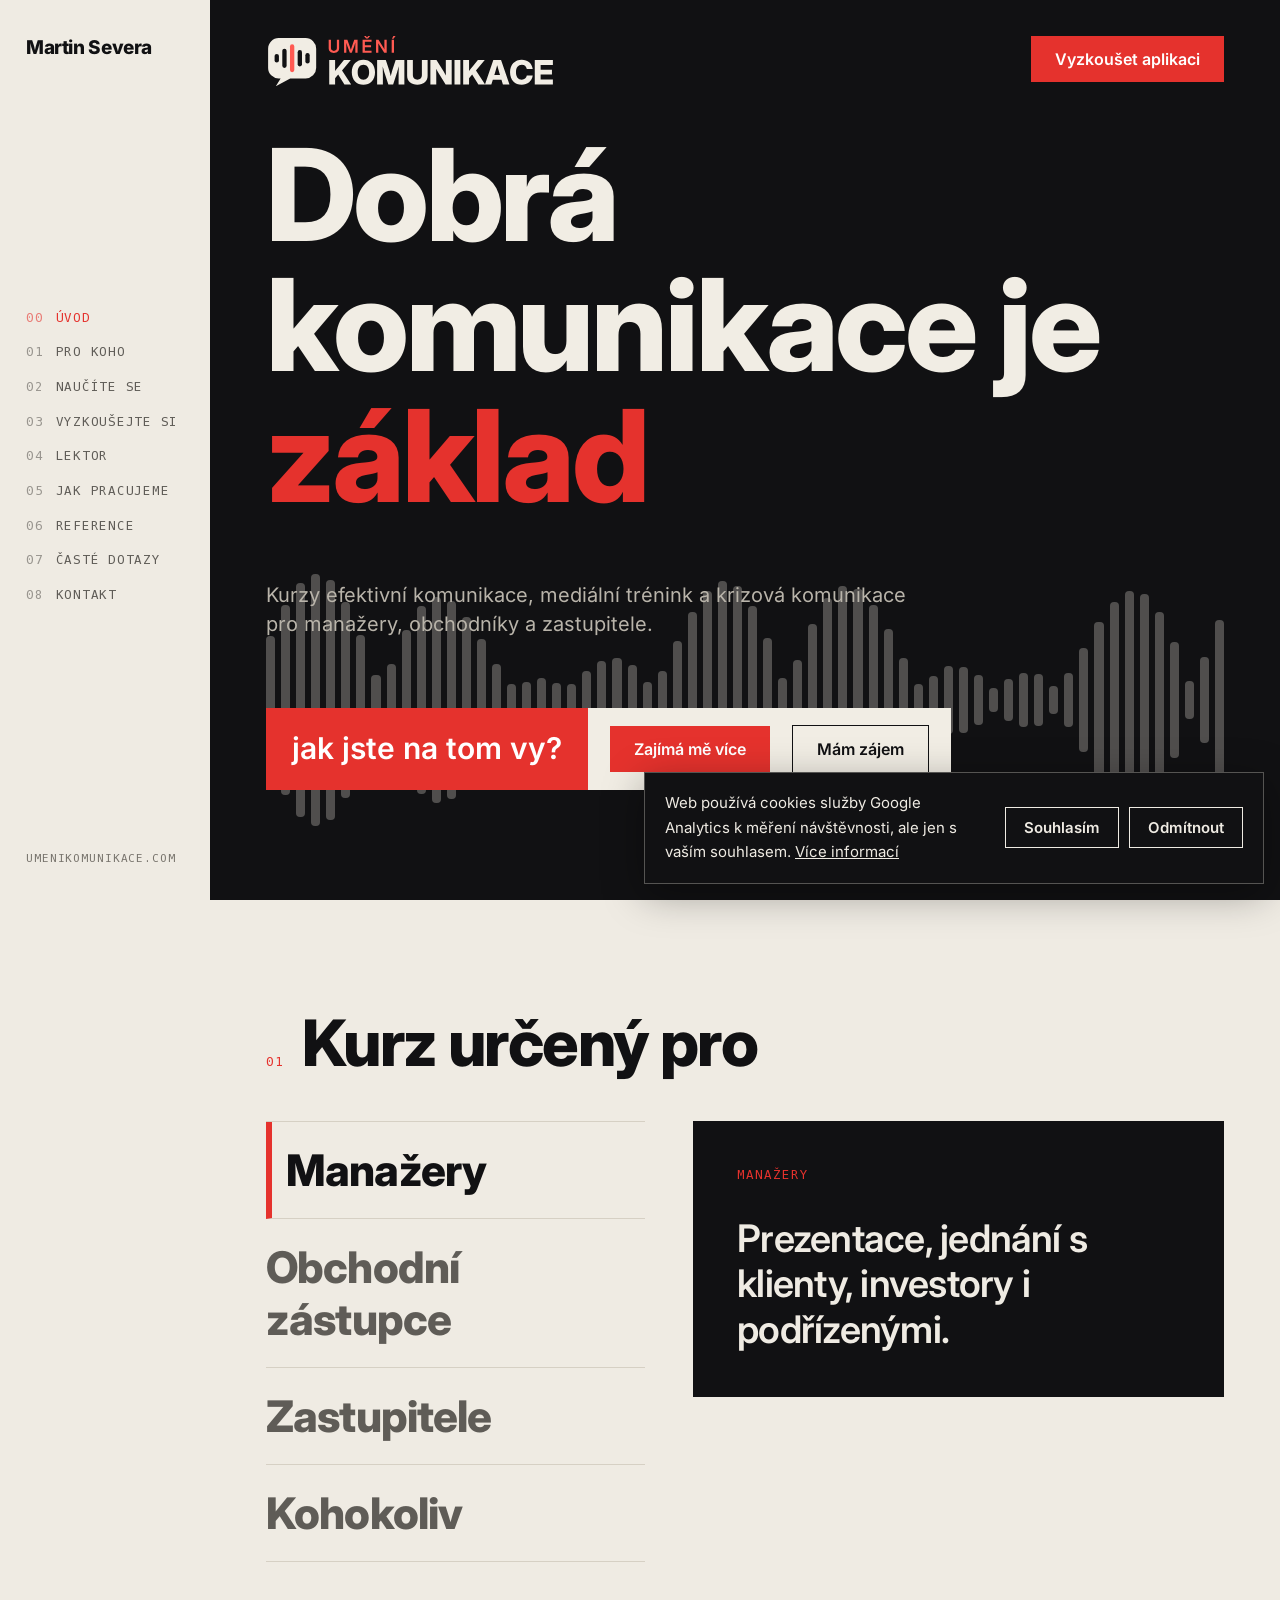
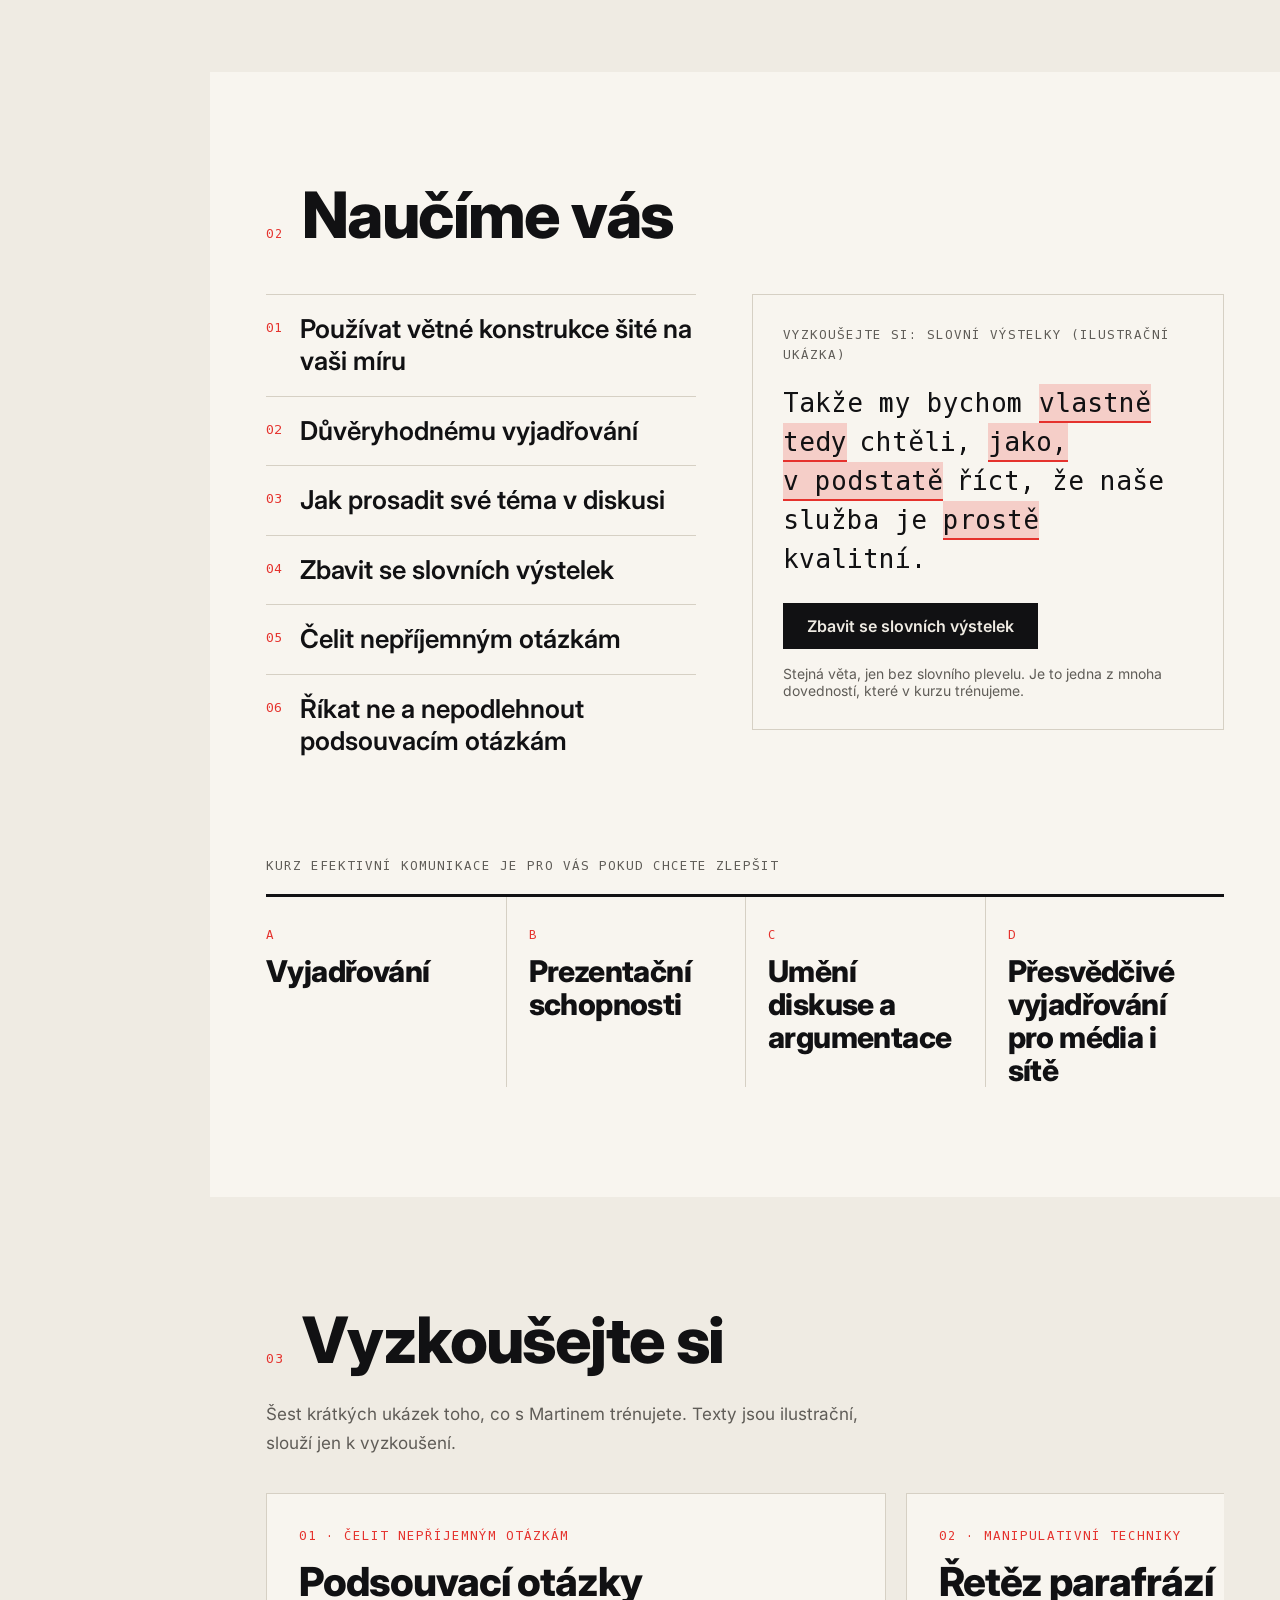
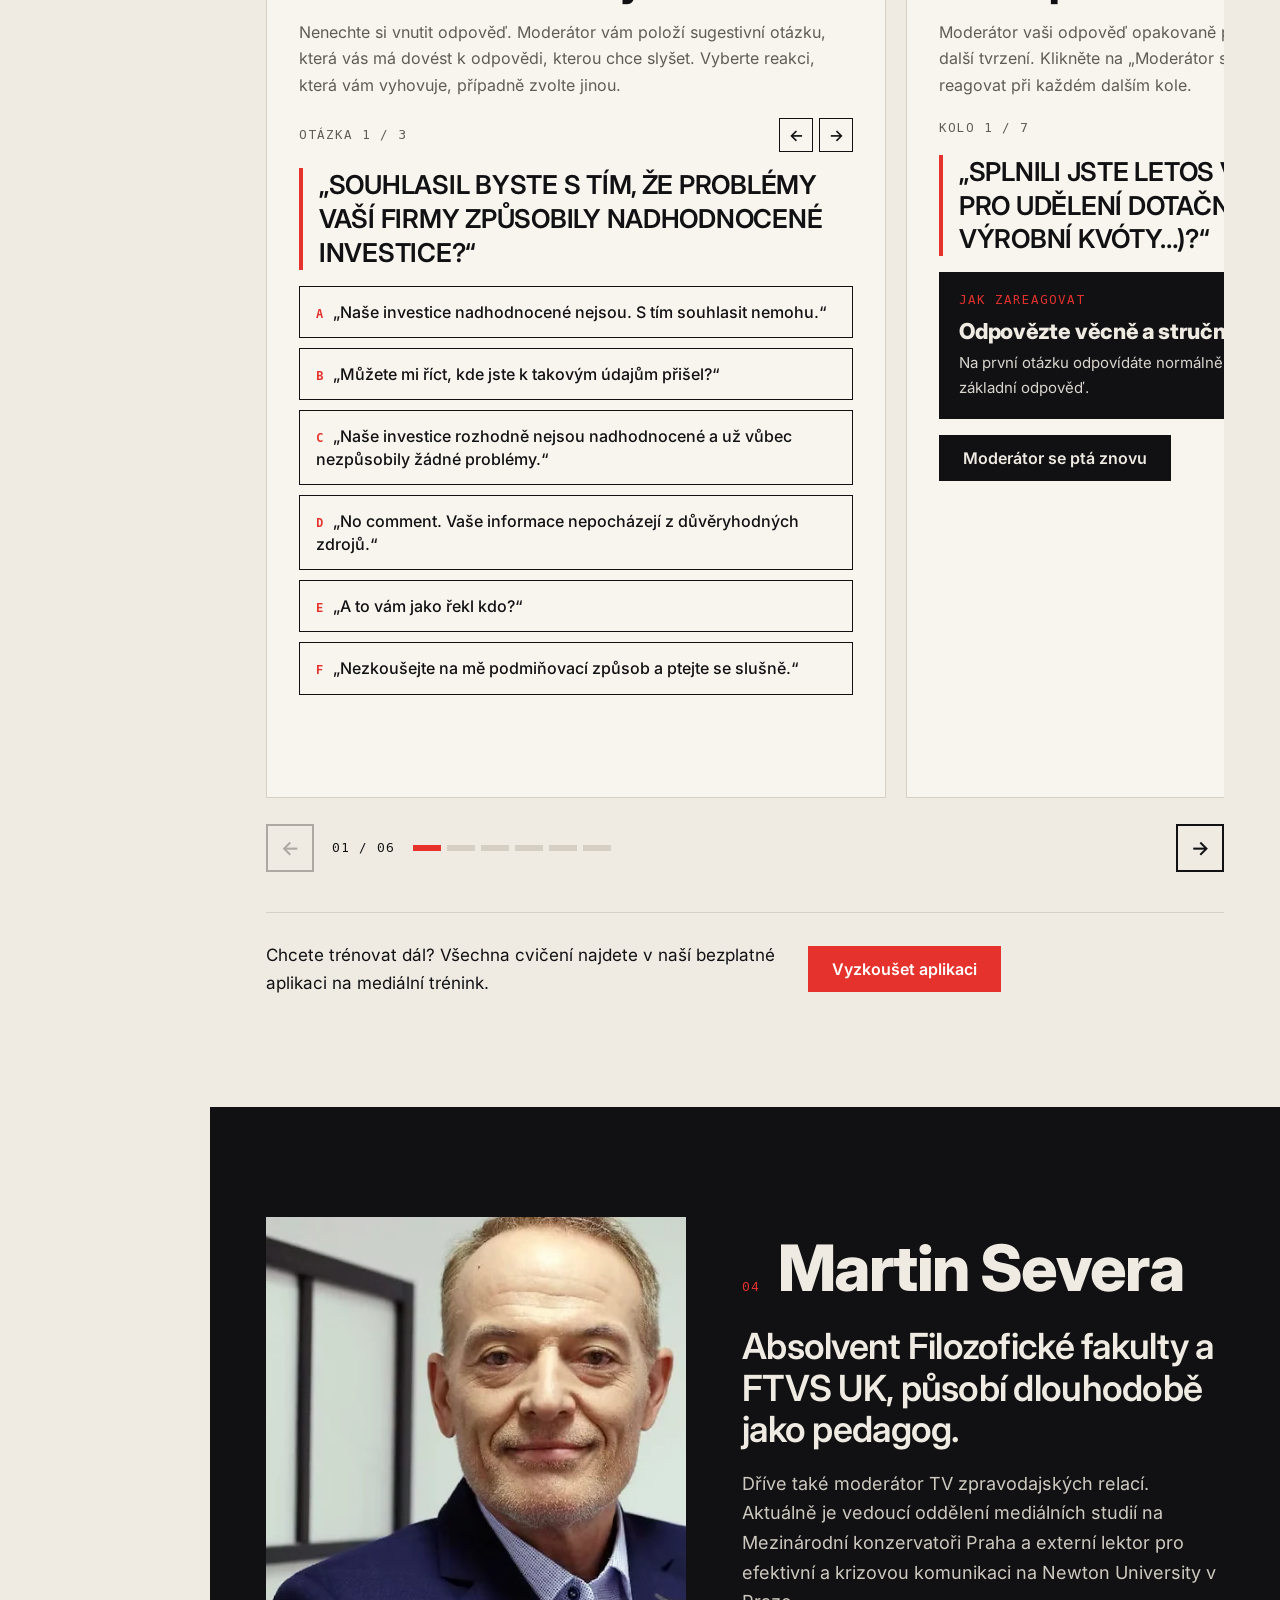
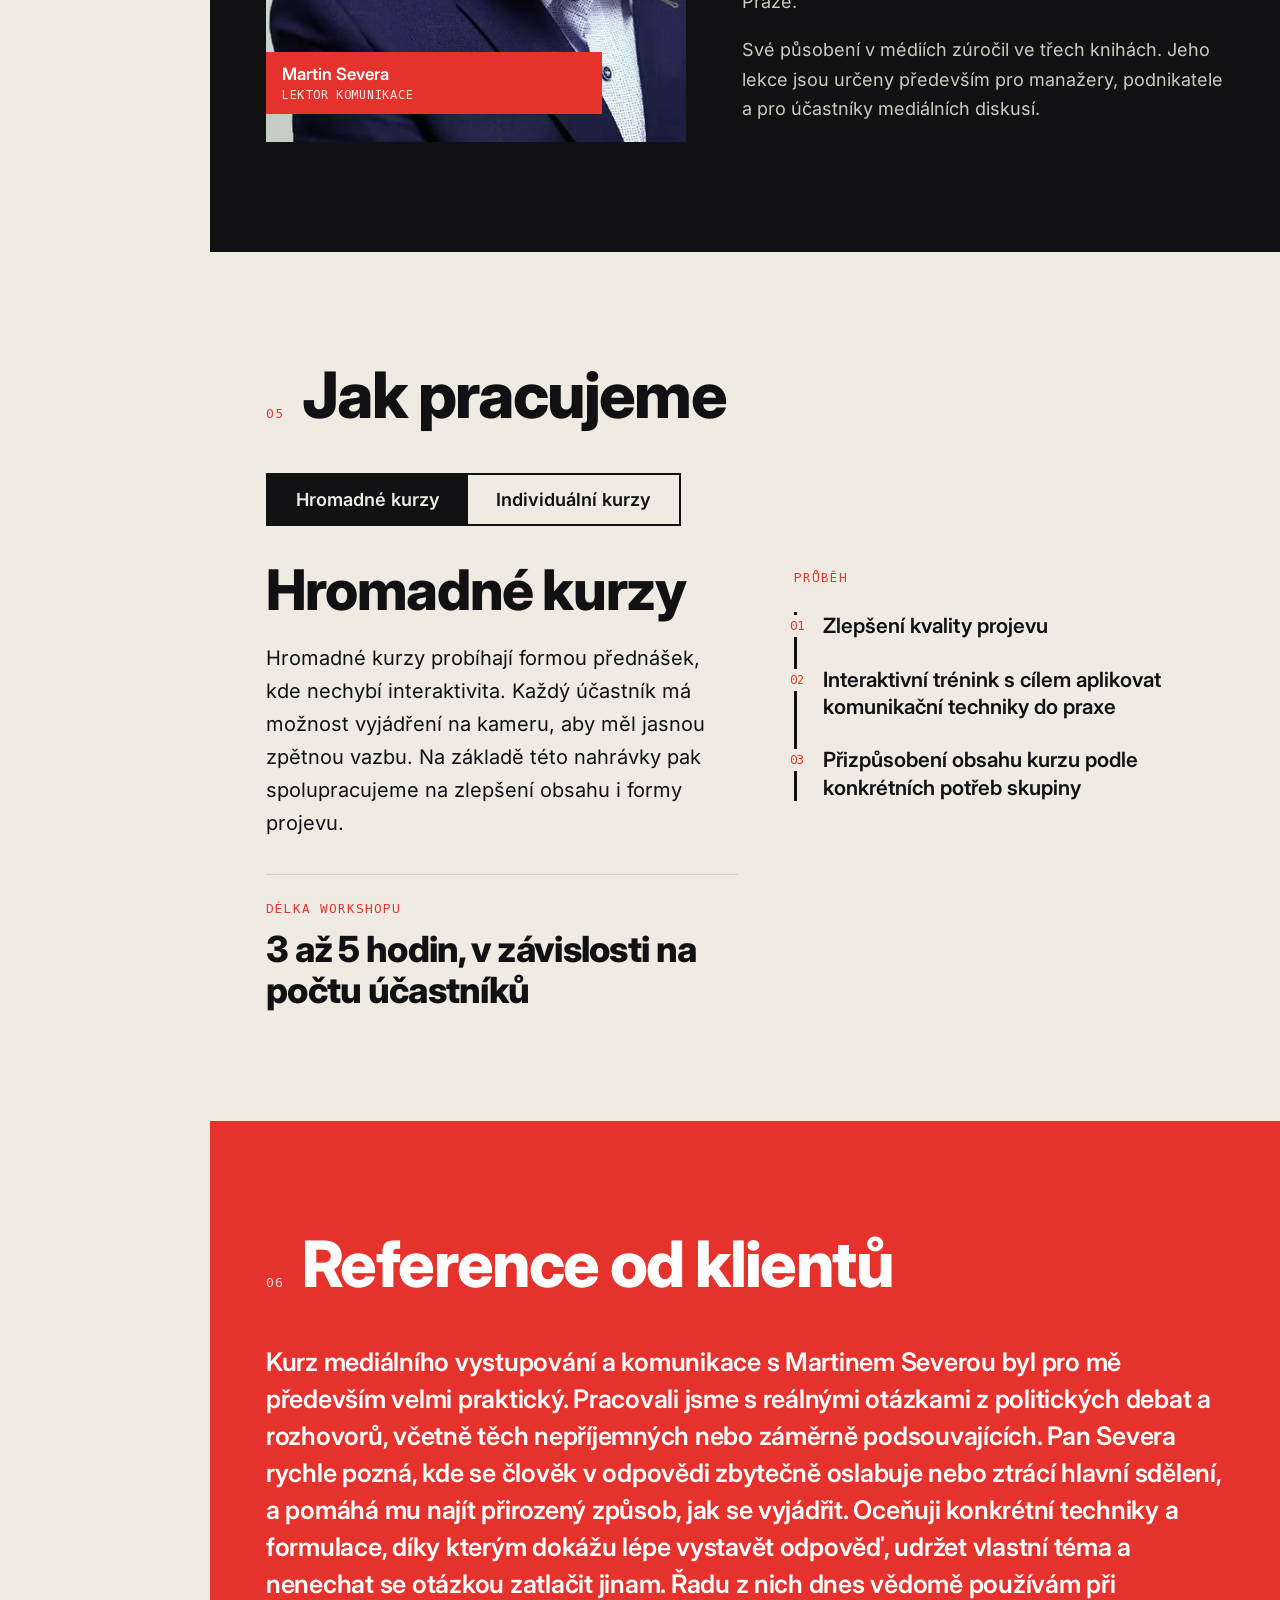
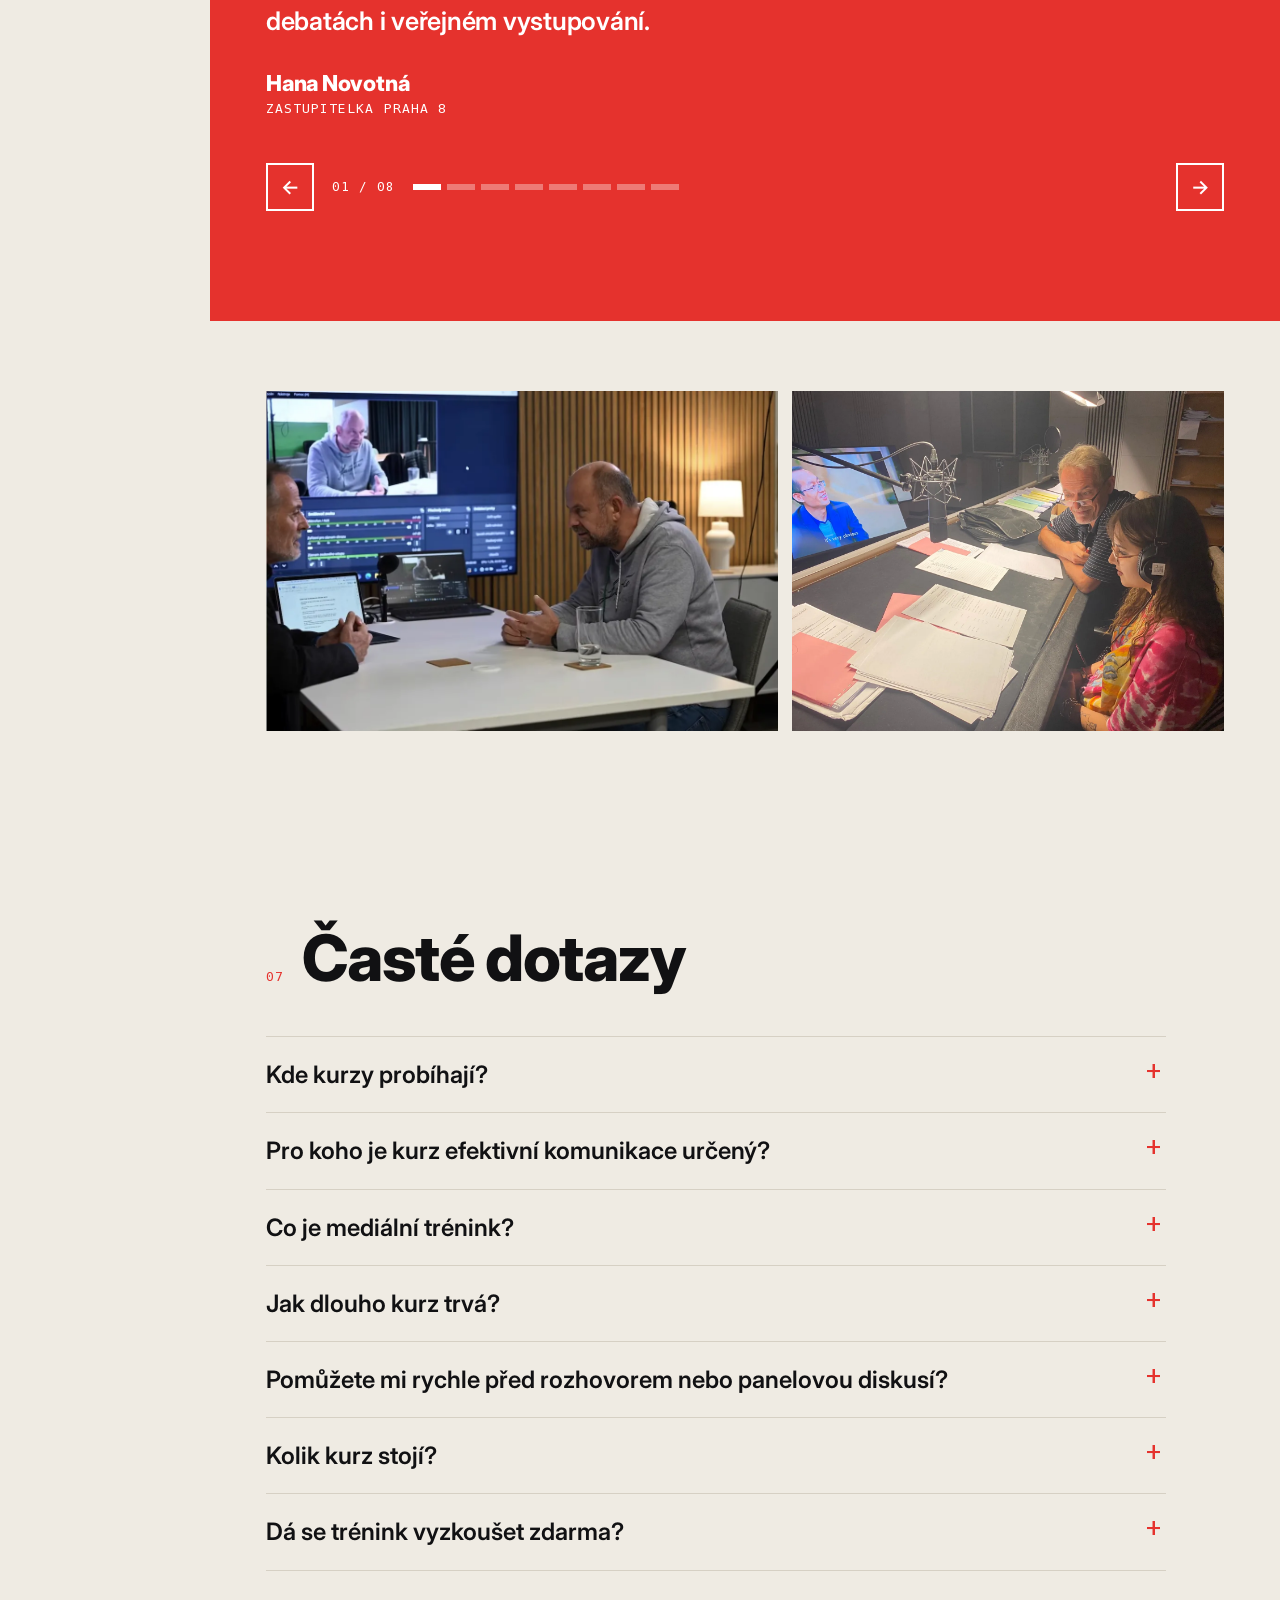
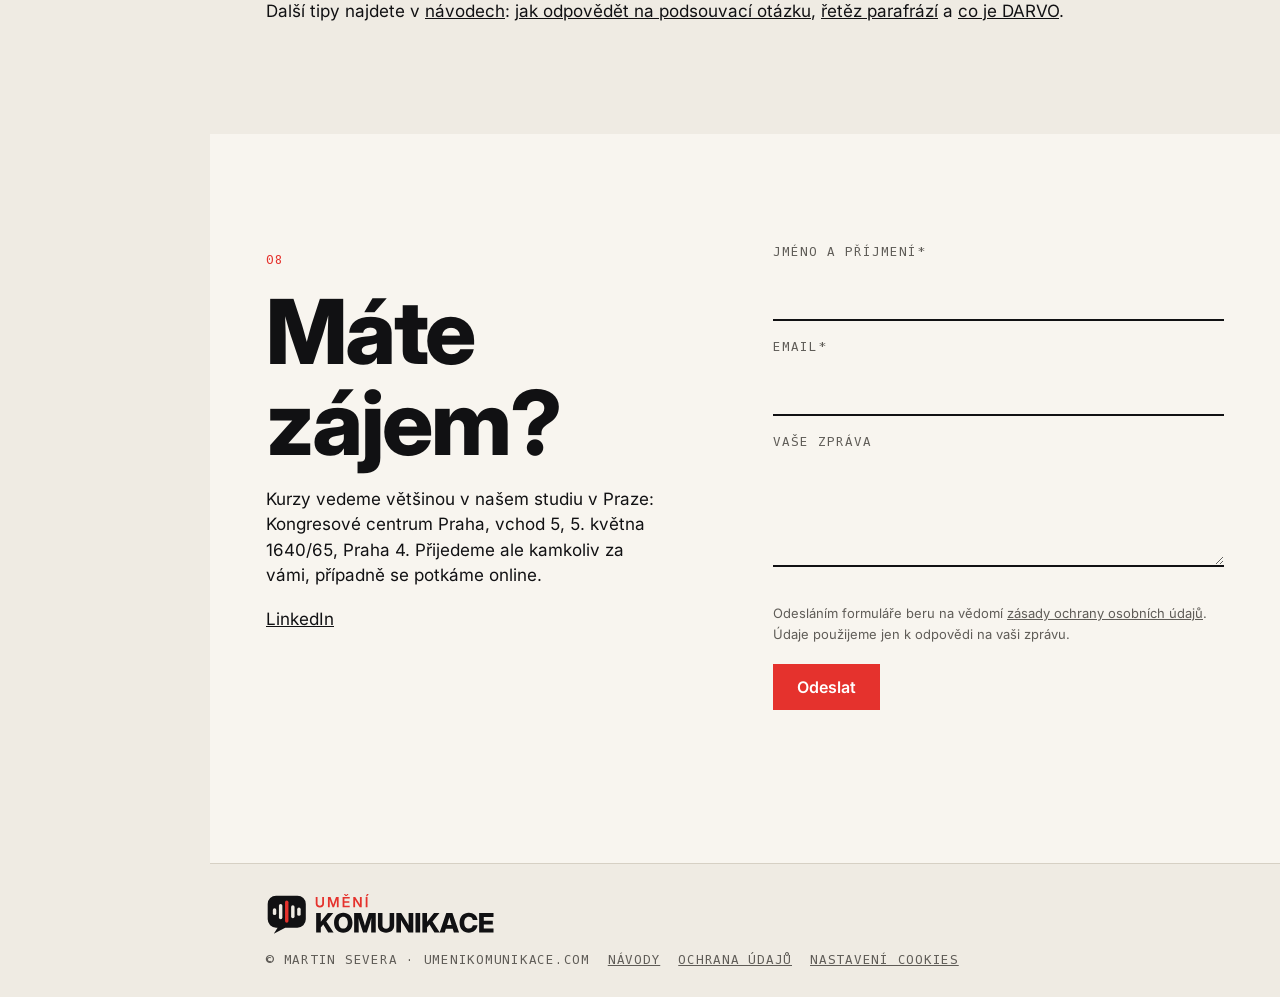
<file: index.html>
<!DOCTYPE html>
<html lang="cs">
<head>
<meta charset="utf-8">
<meta name="viewport" content="width=device-width, initial-scale=1, viewport-fit=cover">
<title>Umění komunikace | Kurzy efektivní komunikace – Martin Severa</title>
<meta name="description" content="Kurzy efektivní komunikace pro manažery, obchodníky a zastupitele. Naučíte se důvěryhodně mluvit, prosadit téma v diskusi a čelit nepříjemným otázkám.">
<meta name="robots" content="index,follow,max-image-preview:large">
<meta name="author" content="Martin Severa">
<script type="application/ld+json">{"@context": "https://schema.org", "@graph": [{"@type": "WebSite", "@id": "https://www.umenikomunikace.com/#website", "url": "https://www.umenikomunikace.com/", "name": "Umění komunikace", "inLanguage": "cs", "publisher": {"@id": "https://www.umenikomunikace.com/#person"}, "description": "Kurzy efektivní komunikace, mediální trénink a krizová komunikace pro manažery, obchodníky a zastupitele.", "about": {"@id": "https://www.umenikomunikace.com/#sluzba"}}, {"@type": "Person", "@id": "https://www.umenikomunikace.com/#person", "name": "Martin Severa", "url": "https://www.umenikomunikace.com/", "image": "https://www.umenikomunikace.com/images/martin-severa.webp", "jobTitle": "Lektor efektivní a krizové komunikace", "description": "Absolvent Filozofické fakulty a FTVS UK, dlouhodobě pedagog a dříve moderátor televizních zpravodajských relací. Autor tří knih.", "alumniOf": [{"@type": "CollegeOrUniversity", "name": "Filozofická fakulta Univerzity Karlovy"}, {"@type": "CollegeOrUniversity", "name": "Fakulta tělesné výchovy a sportu Univerzity Karlovy"}], "worksFor": [{"@type": "Organization", "name": "Mezinárodní konzervatoř Praha"}, {"@type": "CollegeOrUniversity", "name": "Newton University"}], "knowsAbout": ["efektivní komunikace", "krizová komunikace", "mediální trénink", "rétorika", "mediální vystupování", "argumentace", "manipulativní techniky v rozhovoru"], "knowsLanguage": "cs", "sameAs": ["https://www.linkedin.com/in/martin-severa-043647387/"]}, {"@type": "ProfessionalService", "@id": "https://www.umenikomunikace.com/#sluzba", "name": "Umění komunikace", "url": "https://www.umenikomunikace.com/", "logo": "https://www.umenikomunikace.com/logo/umeni-komunikace-znacka.svg", "image": "https://www.umenikomunikace.com/og-image.png", "description": "Kurzy a tréninky efektivní, mediální a krizové komunikace. Hromadné workshopy pro firmy a týmy i individuální lekce s natáčením na kameru a zpětnou vazbou. Většinou v Praze ve vlastním vybaveném studiu v Kongresovém centru Praha (vchod 5), na místě u klienta kdekoliv nebo online.", "founder": {"@id": "https://www.umenikomunikace.com/#person"}, "employee": {"@id": "https://www.umenikomunikace.com/#person"}, "areaServed": [{"@type": "City", "name": "Praha"}, {"@type": "Country", "name": "Česko"}], "knowsLanguage": "cs", "serviceType": ["Kurz efektivní komunikace", "Mediální trénink", "Krizová komunikace", "Rétorika"], "hasOfferCatalog": {"@type": "OfferCatalog", "name": "Kurzy komunikace", "itemListElement": [{"@type": "Offer", "itemOffered": {"@id": "https://www.umenikomunikace.com/#hromadne-kurzy"}}, {"@type": "Offer", "itemOffered": {"@id": "https://www.umenikomunikace.com/#individualni-kurzy"}}]}, "potentialAction": {"@type": "CommunicateAction", "target": "https://www.umenikomunikace.com/#kontakt", "name": "Nezávazná poptávka kurzu"}, "address": {"@type": "PostalAddress", "streetAddress": "5. května 1640/65 (Kongresové centrum Praha, vchod 5)", "addressLocality": "Praha 4", "addressRegion": "Praha", "addressCountry": "CZ"}}, {"@type": "Course", "@id": "https://www.umenikomunikace.com/#hromadne-kurzy", "name": "Hromadné kurzy efektivní komunikace", "description": "Přednášky s interaktivitou, kde se každý účastník vyjádří na kameru a dostane jasnou zpětnou vazbu. Délka workshopu 3 až 5 hodin podle počtu účastníků.", "provider": {"@id": "https://www.umenikomunikace.com/#sluzba"}, "inLanguage": "cs", "url": "https://www.umenikomunikace.com/#jak", "instructor": {"@id": "https://www.umenikomunikace.com/#person"}, "hasCourseInstance": {"@type": "CourseInstance", "courseMode": ["Onsite", "Online"], "location": {"@type": "Place", "name": "Studio Umění komunikace, Kongresové centrum Praha, vchod 5", "address": {"@type": "PostalAddress", "streetAddress": "5. května 1640/65", "addressLocality": "Praha 4", "addressCountry": "CZ"}}, "instructor": {"@id": "https://www.umenikomunikace.com/#person"}}}, {"@type": "Course", "@id": "https://www.umenikomunikace.com/#individualni-kurzy", "name": "Individuální kurzy efektivní komunikace", "description": "Trénink rétorických dovedností, větných konstrukcí a rozpoznávání manipulačních technik a argumentačních faulů. Doporučená délka: 3 lekce po 2 hodinách s týdenním odstupem.", "provider": {"@id": "https://www.umenikomunikace.com/#sluzba"}, "inLanguage": "cs", "url": "https://www.umenikomunikace.com/#jak", "instructor": {"@id": "https://www.umenikomunikace.com/#person"}, "hasCourseInstance": {"@type": "CourseInstance", "courseMode": ["Onsite", "Online"], "location": {"@type": "Place", "name": "Studio Umění komunikace, Kongresové centrum Praha, vchod 5", "address": {"@type": "PostalAddress", "streetAddress": "5. května 1640/65", "addressLocality": "Praha 4", "addressCountry": "CZ"}}, "instructor": {"@id": "https://www.umenikomunikace.com/#person"}}}, {"@type": "WebApplication", "@id": "https://app.umenikomunikace.com/#app", "name": "Umění komunikace: aplikace pro mediální trénink", "url": "https://app.umenikomunikace.com/", "description": "Bezplatná webová aplikace s cvičeními na nepříjemné a podsouvací otázky, řetěz parafrází, argumentační fauly a techniku DARVO.", "applicationCategory": "EducationalApplication", "operatingSystem": "Web", "inLanguage": "cs", "isAccessibleForFree": true, "offers": {"@type": "Offer", "price": "0", "priceCurrency": "CZK"}, "author": {"@id": "https://www.umenikomunikace.com/#person"}, "publisher": {"@id": "https://www.umenikomunikace.com/#sluzba"}}, {"@type": "FAQPage", "@id": "https://www.umenikomunikace.com/#dotazy", "mainEntity": [{"@type": "Question", "name": "Kde kurzy probíhají?", "acceptedAnswer": {"@type": "Answer", "text": "Většinou v Praze v Kongresovém centru (vchod 5), kde máme kompletně vybavené studio s kamerou a světly. Za vámi nebo vaším týmem přijedeme kamkoliv, kurz je možné vést i online."}}, {"@type": "Question", "name": "Pro koho je kurz efektivní komunikace určený?", "acceptedAnswer": {"@type": "Answer", "text": "Pro manažery, obchodní zástupce a zastupitele, ale i pro kohokoliv, kdo chce mluvit srozumitelně, přesvědčivě a bez slovního plevelu. Lekce jsou určeny především pro ty, kdo vystupují na jednáních, prezentacích nebo v médiích."}}, {"@type": "Question", "name": "Co je mediální trénink?", "acceptedAnswer": {"@type": "Answer", "text": "Příprava na vystupování v médiích: rozhovory, debaty a panelové diskuse. Trénujete odpovědi na kameru, včetně nepříjemných a podsouvacích otázek, jaké kladou moderátoři. Ze záznamu pak dostanete konkrétní zpětnou vazbu k obsahu i formě projevu. Lektor dříve moderoval televizní zpravodajství."}}, {"@type": "Question", "name": "Jak dlouho kurz trvá?", "acceptedAnswer": {"@type": "Answer", "text": "Hromadný workshop trvá 3 až 5 hodin podle počtu účastníků. Individuální kurz doporučujeme jako 3 lekce po 2 hodinách s týdenním odstupem."}}, {"@type": "Question", "name": "Pomůžete mi rychle před rozhovorem nebo panelovou diskusí?", "acceptedAnswer": {"@type": "Answer", "text": "Ano. I s předstihem několika dní projdeme základní principy, natočíme cvičné odpovědi a dostanete jasný návod, čeho se držet a čemu se vyhnout."}}, {"@type": "Question", "name": "Kolik kurz stojí?", "acceptedAnswer": {"@type": "Answer", "text": "Cena závisí na formě kurzu, jeho délce a počtu účastníků. Pošlete nezávaznou poptávku přes formulář a připravíme vám nabídku na míru."}}, {"@type": "Question", "name": "Dá se trénink vyzkoušet zdarma?", "acceptedAnswer": {"@type": "Answer", "text": "Ano. V bezplatné aplikaci na adrese app.umenikomunikace.com si můžete vyzkoušet cvičení na podsouvací otázky, řetěz parafrází, argumentační fauly nebo techniku DARVO."}}]}]}</script>
<link rel="canonical" href="https://www.umenikomunikace.com/">
<meta name="theme-color" content="#111113">
<link rel="preload" href="fonts/interdisplay-800.woff" as="font" type="font/woff" crossorigin>
<link rel="preload" href="fonts/inter-400.woff" as="font" type="font/woff" crossorigin>
<link rel="icon" href="/favicon.svg" type="image/svg+xml">
<link rel="apple-touch-icon" href="/apple-touch-icon.png">
<meta property="og:type" content="website">
<meta property="og:locale" content="cs_CZ">
<meta property="og:site_name" content="Umění komunikace">
<meta property="og:title" content="Umění komunikace | Kurzy efektivní komunikace – Martin Severa">
<meta property="og:description" content="Dobrá komunikace je základ. Jak jste na tom vy? Kurzy efektivní komunikace s Martinem Severou.">
<meta property="og:url" content="https://www.umenikomunikace.com/">
<meta property="og:image" content="https://www.umenikomunikace.com/og-image.png">
<meta property="og:image:width" content="1200">
<meta property="og:image:height" content="630">
<meta property="og:image:alt" content="Umění komunikace: Dobrá komunikace je základ">
<meta name="twitter:card" content="summary_large_image">
<meta name="twitter:title" content="Umění komunikace | Kurzy efektivní komunikace – Martin Severa">
<meta name="twitter:description" content="Dobrá komunikace je základ. Jak jste na tom vy? Kurzy efektivní komunikace s Martinem Severou.">
<meta name="twitter:image" content="https://www.umenikomunikace.com/og-image.png">
<style>
@font-face{font-family:'UK Sans';font-weight:400;font-style:normal;font-display:swap;src:url(fonts/inter-400.woff) format('woff')}
@font-face{font-family:'UK Sans';font-weight:500;font-style:normal;font-display:swap;src:url(fonts/inter-500.woff) format('woff')}
@font-face{font-family:'UK Sans';font-weight:600;font-style:normal;font-display:swap;src:url(fonts/inter-600.woff) format('woff')}
@font-face{font-family:'UK Sans';font-weight:700;font-style:normal;font-display:swap;src:url(fonts/inter-700.woff) format('woff')}
@font-face{font-family:'UK Sans';font-weight:800;font-style:normal;font-display:swap;src:url(fonts/inter-800.woff) format('woff')}
@font-face{font-family:'UK Display';font-weight:600;font-style:normal;font-display:swap;src:url(fonts/interdisplay-600.woff) format('woff')}
@font-face{font-family:'UK Display';font-weight:800;font-style:normal;font-display:swap;src:url(fonts/interdisplay-800.woff) format('woff')}
@font-face{font-family:'UK Mono';font-weight:400;font-style:normal;font-display:swap;src:url(fonts/mono-400.woff) format('woff')}
@font-face{font-family:'UK Mono';font-weight:700;font-style:normal;font-display:swap;src:url(fonts/mono-700.woff) format('woff')}
:root{--paper:#efebe3;--card:#f8f5ef;--ink:#111113;--mute:#5f5c57;--red:#e5322d;--line:#d6d0c4;--hf:'UK Display','UK Sans',system-ui,sans-serif;--bf:'UK Sans',system-ui,-apple-system,'Segoe UI',Roboto,sans-serif;--mono:'UK Mono',ui-monospace,SFMono-Regular,Menlo,monospace;padding-top:env(safe-area-inset-top,0px);padding-bottom:env(safe-area-inset-bottom,0px)}
@media (prefers-color-scheme:dark){:root:not([data-theme="light"]){--paper:#141416;--card:#1d1d20;--ink:#f1ede4;--mute:#a7a29a;--line:#303034}}
:root[data-theme="dark"]{--paper:#141416;--card:#1d1d20;--ink:#f1ede4;--mute:#a7a29a;--line:#303034}
*{box-sizing:border-box}html{scroll-behavior:smooth}
body{margin:0;background:var(--paper);color:var(--ink);font:17px/1.65 var(--bf)}
h1,h2,h3{font-family:var(--hf);margin:0;line-height:1.02;letter-spacing:-.025em}
.mono{font-family:var(--mono);font-size:12.5px;letter-spacing:.08em;text-transform:uppercase}
a{color:inherit}
/* rail */
.rail{position:fixed;left:0;top:0;bottom:0;width:210px;padding:32px 26px;display:flex;flex-direction:column;justify-content:space-between;z-index:10;mix-blend-mode:normal}
.rail .brand{font-weight:800;font-size:19px;letter-spacing:-.02em;text-decoration:none;color:var(--ink)}
.rail ol{list-style:none;margin:0;padding:0;display:grid;gap:4px}
.rail a.c{display:flex;gap:12px;text-decoration:none;color:var(--mute);padding:5px 0;font-family:var(--mono);font-size:12.5px;letter-spacing:.06em;text-transform:uppercase;transition:.2s}
.rail a.c i{font-style:normal;opacity:.6}
.rail a.c.on{color:var(--red)}
main{margin-left:210px}
section{padding:110px 56px;position:relative}
.sh{display:flex;align-items:baseline;gap:18px;margin-bottom:46px}
.sh .mono{color:var(--red)}
h2{font-size:clamp(34px,5vw,64px);font-weight:800}
/* hero */
.hero{min-height:100vh;background:#111113;color:#f1ede4;display:flex;flex-direction:column;justify-content:space-between;overflow:hidden;padding-top:36px}
.live{display:flex;align-items:center;gap:10px;color:#f1ede4}
.live::before{content:"";width:10px;height:10px;border-radius:50%;background:var(--red);animation:p 1.4s infinite}
@keyframes p{50%{opacity:.25}}
.hero h1{font-size:clamp(52px,10vw,148px);font-weight:800;max-width:1000px;position:relative;z-index:2}
.hero h1 b{color:var(--red);font-weight:800}
.hero-sub{position:relative;z-index:2;max-width:640px;margin:18px 0 28px;color:#b9b4aa;font-size:clamp(16px,1.6vw,20px);line-height:1.45}
.wave{position:absolute;left:0;right:0;bottom:70px;height:260px;display:flex;align-items:center;gap:6px;padding:0 56px;opacity:.28}
.wave span{flex:1;background:#f1ede4;border-radius:4px;min-width:2px;transition:height .25s}
.lower{display:flex;align-items:stretch;flex-wrap:wrap;gap:0;position:relative;z-index:2}
.lower .q{background:var(--red);color:#fff;padding:16px 26px;font-size:clamp(20px,2.6vw,30px);font-weight:600}
.lower .t{background:#f1ede4;color:#111113;padding:16px 22px;display:flex;align-items:center;gap:22px;flex-wrap:wrap}
.btn{display:inline-block;padding:13px 24px;background:var(--ink);color:var(--paper);text-decoration:none;font-weight:600;border:0;font:600 16px var(--bf);cursor:pointer;border-radius:0}
.btn.r{background:var(--red);color:#fff}.btn.o{background:none;color:inherit;border:1.5px solid currentColor}
.hero .btn.o{color:#111113}
/* roles */
.roles{display:grid;grid-template-columns:minmax(220px,1fr) 1.4fr;gap:48px;align-items:start}
.roles .tabs{display:grid;border-top:1px solid var(--line)}
.roles .tabs button{all:unset;cursor:pointer;padding:22px 0;border-bottom:1px solid var(--line);font:800 clamp(26px,3.4vw,44px) var(--hf);letter-spacing:-.02em;color:var(--mute);display:flex;justify-content:space-between;transition:.2s}
.roles .tabs button.on{color:var(--ink);padding-left:14px;border-left:6px solid var(--red)}
.panel{background:var(--ink);color:var(--paper);padding:44px;min-height:260px;display:flex;flex-direction:column;justify-content:space-between;position:sticky;top:40px}
.panel .mono{color:var(--red)}
.panel .rp[hidden]{display:none}
.panel .rp{display:flex;flex-direction:column;justify-content:space-between;flex:1}
.panel p{font:600 clamp(24px,3vw,38px)/1.2 var(--hf);margin:30px 0 0;letter-spacing:-.02em}
/* learn */
.faq{max-width:900px}
.fq{border-top:1px solid var(--line)}
.fq:last-child{border-bottom:1px solid var(--line)}
.fq summary{cursor:pointer;list-style:none;padding:22px 40px 22px 0;position:relative;font:600 clamp(18px,2vw,24px)/1.3 var(--hf)}
.fq summary::-webkit-details-marker{display:none}
.fq summary::after{content:"+";position:absolute;right:4px;top:18px;font:500 26px var(--mono);color:var(--red)}
.fq[open] summary::after{content:"−"}
.fq p{margin:0 0 24px;max-width:70ch;font-size:17px;line-height:1.6}
.fq a{color:inherit}
.cinfo{margin:18px 0 0;max-width:36ch;line-height:1.5}
.cinfo a{color:inherit}
.learn{display:grid;grid-template-columns:1fr 1.1fr;gap:56px}
.learn ol{list-style:none;margin:0;padding:0;counter-reset:n}
.learn li{counter-increment:n;padding:18px 0;border-top:1px solid var(--line);font:600 clamp(19px,2.1vw,26px)/1.25 var(--hf);display:flex;gap:18px}
.learn li::before{content:counter(n,decimal-leading-zero);font:500 13px var(--mono);color:var(--red);padding-top:7px}
.demo{background:var(--card);border:1px solid var(--line);padding:30px;align-self:start}
.demo .mono{color:var(--mute);display:block;margin-bottom:18px}
.demo p{font:400 clamp(20px,2.2vw,26px)/1.5 var(--mono);margin:0 0 24px}
.demo .f{transition:.35s;display:inline-block;max-width:200px;overflow:hidden;vertical-align:bottom;white-space:nowrap;margin-right:.5em}
.demo.clean .f{max-width:0;opacity:0;margin-right:0}
.demo:not(.clean) .f{background:#e5322d33;box-shadow:inset 0 -2px var(--red)}
.demo .note{font:400 14px var(--bf);color:var(--mute);margin-top:16px}
.imp{display:grid;grid-template-columns:repeat(auto-fit,minmax(200px,1fr));margin-top:80px;border-top:3px solid var(--ink)}
.imp div{padding:22px 22px 0 0}.imp div:not(:first-child){padding-left:22px;border-left:1px solid var(--line)}
.imp b{display:block;font:800 clamp(22px,2.4vw,30px)/1.1 var(--hf);margin-top:8px;letter-spacing:-.02em}
.imp .mono{color:var(--red)}
.imp-t{margin-top:80px;font-family:var(--mono);font-size:12.5px;letter-spacing:.08em;text-transform:uppercase;color:var(--mute)}
/* about */
.about{background:var(--ink);color:var(--paper)}
.about .grid{display:grid;grid-template-columns:minmax(240px,420px) 1fr;gap:56px;align-items:end}
.ph{background:#2a2a2f;border:1px dashed #77736c;color:#a7a29a;display:flex;align-items:center;justify-content:center;text-align:center;font-size:14px;padding:12px}
.portrait{aspect-ratio:4/5;position:relative;background:#2a2a2f}.portrait img{display:block;width:100%;height:100%;object-fit:cover}
.portrait .l3{position:absolute;left:0;bottom:28px;right:20%;background:var(--red);color:#fff;padding:12px 16px;font:600 17px/1.2 var(--hf);text-align:left;display:block}
.portrait .l3 small{display:block;font:400 12px var(--mono);letter-spacing:.06em;opacity:.9;margin-top:4px;text-transform:uppercase}
.about p{margin:0 0 18px;color:#cfcac0;font-size:18px}.about p:first-of-type{font:600 clamp(24px,3vw,36px)/1.15 var(--hf);color:var(--paper);letter-spacing:-.02em}
/* formats */
.seg{display:inline-flex;border:2px solid var(--ink);margin-bottom:36px}
.seg button{all:unset;cursor:pointer;padding:14px 28px;font:600 18px var(--bf)}
.seg button.on{background:var(--ink);color:var(--paper)}
.fm{display:none;grid-template-columns:1.1fr 1fr;gap:56px}.fm.on{display:grid}
.fm h3{font-size:clamp(34px,4.4vw,56px);margin-bottom:22px;font-weight:800}
.fm .lead{font-size:20px;max-width:560px}
.steps{list-style:none;margin:0;padding:0 0 0 26px;border-left:3px solid var(--ink);display:grid;gap:26px}
.steps li{position:relative;font:600 21px/1.3 var(--hf)}
.steps li::before{content:attr(data-n);position:absolute;left:-26px;top:3px;transform:translateX(-50%);background:var(--paper);font:500 12px var(--mono);color:var(--red);padding:4px 0}
.dur{margin-top:34px;padding-top:18px;border-top:1px solid var(--line)}.dur .mono{color:var(--red)}
.dur b{display:block;font:800 clamp(24px,3vw,36px)/1.15 var(--hf);margin-top:8px;letter-spacing:-.02em}
/* quote */
.ref{background:var(--red);color:#fff}
.ref .sh .mono{color:#fff;opacity:.85}
.rs{display:grid;max-width:1000px}
.rf{grid-area:1/1;margin:0;opacity:0;visibility:hidden;transform:translateX(24px);transition:opacity .45s,transform .45s,visibility 0s .45s}
.rf.on{opacity:1;visibility:visible;transform:none;transition:opacity .45s,transform .45s}
.rf.out{transform:translateX(-24px)}
.ref blockquote{margin:0;font:600 clamp(18px,2vw,26px)/1.45 var(--hf);letter-spacing:-.01em}
.ref figcaption{display:block;margin-top:30px;font-family:var(--mono);font-size:13px;letter-spacing:.08em;text-transform:uppercase}
.ref figcaption b{display:block;font:800 22px var(--hf);text-transform:none;letter-spacing:-.01em;margin-bottom:2px}
.rctl{display:flex;align-items:center;gap:18px;margin-top:44px;max-width:1000px}
.rctl>button{all:unset;box-sizing:border-box;cursor:pointer;flex:0 0 48px;width:48px;height:48px;border:2px solid #fff;display:flex;align-items:center;justify-content:center;font:600 20px var(--hf);color:#fff}
.rctl>button:hover,.rctl>button:focus-visible{background:#fff;color:var(--red)}
.rdots{display:flex;gap:6px;flex:1}
.rdots button{all:unset;box-sizing:border-box;cursor:pointer;width:28px;height:22px;padding:8px 0;background:rgba(255,255,255,.35);background-clip:content-box}
.rdots button.on{background:#fff;background-clip:content-box}
.rdots button:focus-visible{outline:2px solid #fff;outline-offset:2px}
@media(max-width:900px){.rdots{display:none}.rctl{justify-content:space-between}}
@media(prefers-reduced-motion:reduce){.rf,.rf.on{transition:none;transform:none}}
/* gallery */
.strip{display:flex;gap:14px;overflow-x:auto;padding-bottom:14px;scroll-snap-type:x mandatory}
.strip button{all:unset;cursor:zoom-in;flex:0 0 auto;scroll-snap-align:start}
.strip button:focus-visible{outline:2px solid var(--red);outline-offset:2px}
.strip img{display:block;height:clamp(230px,30vw,340px);width:auto;object-fit:cover}
dialog{border:0;padding:0;background:transparent;max-width:min(1300px,94vw);max-height:92vh;overflow:visible;color:#fff}
dialog::backdrop{background:rgba(10,10,12,.88)}
dialog img{display:block;max-width:94vw;max-height:86vh;margin:0 auto}
dialog button{all:unset;cursor:pointer;position:absolute;top:50%;width:48px;height:48px;margin-top:-24px;background:rgba(17,17,19,.75);color:#fff;font:600 22px var(--hf);display:flex;align-items:center;justify-content:center}
dialog button:hover{background:var(--red)}dialog button:focus-visible{outline:2px solid #fff}
dialog .x{top:-56px;right:0;margin:0;font-size:28px}dialog .pv{left:-8px}dialog .nx{right:-8px}
/* contact */
.contact{display:grid;grid-template-columns:1fr 1fr;gap:56px}
.contact h2{font-size:clamp(44px,7vw,100px)}
form{display:grid;gap:18px;align-content:start}
label{font:500 12.5px var(--mono);letter-spacing:.08em;text-transform:uppercase;color:var(--mute)}
input,textarea{display:block;width:100%;margin-top:8px;padding:14px 0;background:none;border:0;border-bottom:2px solid var(--ink);color:var(--ink);font:400 20px var(--bf);border-radius:0}
input:focus,textarea:focus{outline:none;border-color:var(--red)}
textarea{min-height:110px;resize:vertical}
/* ukázky – posuvník */
.car-lead{max-width:640px;color:var(--mute);margin:-18px 0 36px}
.track{display:flex;gap:20px;overflow-x:auto;scroll-snap-type:x mandatory;padding-bottom:18px;position:relative;scrollbar-width:thin;overscroll-behavior-x:contain}
.sl{flex:0 0 min(620px,90%);scroll-snap-align:start;background:var(--card);border:1px solid var(--line);padding:32px;display:flex;flex-direction:column;gap:16px}
.sl h3{font-size:clamp(28px,3.2vw,40px);font-weight:800}
.sl .tag{color:var(--red)}
.sl .ctx{margin:0;color:var(--mute);font-size:16px}
.sl .qq{margin:0;font:600 clamp(20px,2.2vw,26px)/1.3 var(--hf);letter-spacing:-.01em;padding-left:16px;border-left:4px solid var(--red)}
.opts{display:grid;gap:10px}
.opts button,.pick button,.chp button{all:unset;box-sizing:border-box;cursor:pointer;padding:14px 16px;border:1.5px solid var(--ink);font:500 16px/1.4 var(--bf);transition:background .15s,color .15s}
.opts button:hover,.opts button.sel,.pick button:hover,.pick button.sel,.chp button:hover,.chp button.sel{background:var(--ink);color:var(--paper)}
.chp{display:flex;flex-wrap:wrap;gap:8px}.chp button{font-size:clamp(19px,2.2vw,24px);font-weight:600}
.pick{display:flex;flex-wrap:wrap;gap:8px}
.pick-l{font:500 12.5px var(--mono);letter-spacing:.08em;text-transform:uppercase;color:var(--mute);margin:6px 0 -6px}
.qn{display:flex;justify-content:space-between;align-items:center;margin-top:4px}.qn .mono{color:var(--mute)}
.qb{display:flex;gap:6px}.qb button{all:unset;box-sizing:border-box;cursor:pointer;width:34px;height:34px;border:1.5px solid var(--ink);display:flex;align-items:center;justify-content:center;font:600 16px var(--hf)}
.qb button:hover{background:var(--ink);color:var(--paper)}.qb button:focus-visible{outline:2px solid var(--red);outline-offset:2px}
.opts button i{font:700 12px var(--mono);font-style:normal;color:var(--red);margin-right:10px}
.rx{display:grid;gap:6px;padding:18px 20px;background:var(--ink);color:var(--paper)}
.rx .mono{color:var(--red)}.rx b{font:800 clamp(18px,2vw,22px)/1.3 var(--hf);letter-spacing:-.01em}.rx p{margin:0;font-size:15px;opacity:.9}
.sl>.btn{align-self:flex-start}
.fb{min-height:3.4em;font-size:16px;margin:0}.fb b{color:var(--red)}
.sn{margin:0}.sn button{all:unset;cursor:pointer;display:inline;padding:1px 3px;font:400 18px/1.85 var(--bf)}
.sn button:hover{background:#e5322d33}.sn button.sel{background:#e5322d33;box-shadow:inset 0 -2px var(--red)}
.opts button:focus-visible,.pick button:focus-visible,.chp button:focus-visible,.sn button:focus-visible,.ctrl button:focus-visible{outline:2px solid var(--red);outline-offset:2px}
.vf{position:relative;aspect-ratio:21/9;background:#111113;color:#a7a29a;display:flex;align-items:center;justify-content:center;font-size:14px;text-align:center;padding:12px}
.vf img{position:absolute;inset:0;width:100%;height:100%;object-fit:cover;object-position:center 22%}.vf .c{z-index:1;position:absolute;width:24px;height:24px;border:2px solid #f1ede4;opacity:.7}
.vf .tl{top:14px;left:14px;border-right:0;border-bottom:0}.vf .tr{top:14px;right:14px;border-left:0;border-bottom:0}
.vf .bl{bottom:14px;left:14px;border-right:0;border-top:0}.vf .br{bottom:14px;right:14px;border-left:0;border-top:0}
.sl textarea{border:1.5px solid var(--ink);padding:12px;margin:0;min-height:100px;font-size:17px;line-height:1.5}
.gauge{display:grid;gap:8px}.gauge .bar{height:10px;background:var(--line)}
.gauge .bar i{display:block;height:100%;width:0;background:var(--ink);transition:width .25s,background .25s}
.gauge.over .bar i{background:var(--red)}.gauge .mono{color:var(--mute)}
.res{display:grid;gap:8px;padding:20px;background:var(--ink);color:var(--paper)}
.res[hidden]{display:none}
.res h4{margin:0;font:800 clamp(24px,2.6vw,32px)/1.1 var(--hf);letter-spacing:-.02em}
.res p{margin:0;font-size:15px;opacity:.9}.res .mono{color:var(--red)}
.res .btn{justify-self:start;margin-top:8px}
.ctrl{display:flex;align-items:center;gap:18px;margin-top:8px}
.app-cta{display:flex;align-items:center;gap:22px;flex-wrap:wrap;margin-top:40px;padding-top:28px;border-top:1px solid var(--line)}.app-cta p{margin:0;max-width:520px}
.ctrl>button{all:unset;box-sizing:border-box;cursor:pointer;flex:0 0 48px;width:48px;height:48px;border:2px solid var(--ink);display:flex;align-items:center;justify-content:center;font:600 20px var(--hf)}
.ctrl>button:hover:not(:disabled){background:var(--ink);color:var(--paper)}
.ctrl>button:disabled{opacity:.3;cursor:default}
.dots{display:flex;gap:6px;flex:1}
.dots button{all:unset;box-sizing:border-box;cursor:pointer;width:28px;height:22px;padding:8px 0;background:var(--line);background-clip:content-box}
.dots button.on{background:var(--red);background-clip:content-box}
@media(max-width:900px){.imp div,.imp div:not(:first-child){padding:22px 0 0;border-left:0}.sl{padding:22px}.dots{display:none}.ctrl{justify-content:space-between}}
.lg-hero{display:block;width:clamp(200px,24vw,290px);height:auto}
.lg-foot{display:block;width:230px;height:auto;margin-bottom:16px}
.hero-top{display:flex;justify-content:space-between;align-items:flex-start;gap:20px}
.hero-app{flex-shrink:0;white-space:nowrap}
.skip{position:fixed;left:12px;top:-60px;z-index:50;background:var(--red);color:#fff;padding:10px 16px;font-weight:600;text-decoration:none}.skip:focus{top:12px}
.lower .q{margin:0}
.hp{position:absolute;left:-9999px;width:1px;height:1px;overflow:hidden}
.consent{margin:0;font-size:13px;color:var(--mute);max-width:520px}
.fstat{margin:0;min-height:1.6em;font-size:16px}.fstat.ok{font-weight:600}.fstat.err{color:var(--red);font-weight:600}
#ts{min-height:0}
.cb{position:fixed;left:16px;right:16px;bottom:16px;z-index:40;max-width:620px;margin-left:auto;background:var(--ink);color:var(--paper);border:1px solid rgba(241,237,228,.3);padding:18px 20px;display:flex;gap:18px;align-items:center;flex-wrap:wrap;box-shadow:0 10px 40px rgba(0,0,0,.35)}
.cb[hidden]{display:none}.cb p{margin:0;font-size:15px;flex:1 1 280px}
.cb .row{display:flex;gap:10px}.cb .btn{background:none;color:var(--paper);border:1.5px solid var(--paper);padding:10px 18px;font-size:15px}.cb .btn:hover{background:var(--paper);color:var(--ink)}
.lnk{all:unset;cursor:pointer;text-decoration:underline;margin-left:18px}.lnk[hidden]{display:none}.lnk:focus-visible{outline:2px solid var(--red);outline-offset:2px}
footer{padding:30px 56px;border-top:1px solid var(--line);color:var(--mute);font:400 12.5px var(--mono);letter-spacing:.06em;text-transform:uppercase}
@media(max-width:900px){
.rail{position:fixed;inset:0 0 auto 0;width:auto;flex-direction:row;padding:14px 18px;background:#111113cc;backdrop-filter:blur(8px)}.rail ol{display:none}.rail .brand{color:#f1ede4}
main{margin-left:0}section{padding:84px 22px}.wave{padding:0 22px}.hero{padding-top:84px}
.roles,.learn,.about .grid,.fm.on,.contact{grid-template-columns:1fr;gap:34px}.panel{position:static;padding:28px}footer{padding:26px 22px}.lower .t{width:100%}}
@media (prefers-reduced-motion:reduce){.live::before{animation:none}.wave span{transition:none}}
</style>
</head>
<body>
<a class="skip" href="#main">Přeskočit na obsah</a>
<header class="rail" id="rail"><a class="brand" href="#uvod">Martin Severa</a>
<nav aria-label="Hlavní navigace"><ol id="nav"></ol></nav><span class="mono" style="color:#77736c;font-size:11px">umenikomunikace.com</span></header>
<main id="main">
<section class="hero" id="uvod" data-t="Úvod">
<div class="hero-top"><svg class="lg-hero" xmlns="http://www.w3.org/2000/svg" viewBox="-4 -4 555.1 100.0" role="img" aria-label="Umění komunikace"><g transform="translate(0 0) scale(0.92)"><path d="M22 0H78A22 22 0 0 1 100 22V62A22 22 0 0 1 78 84H46L16 100L26 84H22A22 22 0 0 1 0 62V22A22 22 0 0 1 22 0Z" style="fill:#f1ede4"/><rect x="13.5" y="33.0" width="9" height="18" rx="4.5" style="fill:#111113"/><rect x="29.5" y="22.0" width="9" height="40" rx="4.5" style="fill:#111113"/><rect x="45.5" y="13.0" width="9" height="58" rx="4.5" style="fill:#ff5a52"/><rect x="61.5" y="25.0" width="9" height="34" rx="4.5" style="fill:#111113"/><rect x="77.5" y="31.0" width="9" height="22" rx="4.5" style="fill:#111113"/></g><path d="M125.9697265625 28.4853515625C132.0126953125 28.4853515625 135.9638671875 24.7998046875 135.9638671875 19.537109375V3.3505859375H131.630859375V19.1884765625C131.630859375 22.3427734375 129.439453125 24.6005859375 125.9697265625 24.6005859375C122.5 24.6005859375 120.2919921875 22.326171875 120.2919921875 19.1884765625V3.3505859375H115.958984375V19.537109375C115.958984375 24.81640625 119.91015625 28.4853515625 125.9697265625 28.4853515625ZM145.4214453125 28.0869140625H149.7378515625V15.4697265625C149.7378515625 13.8095703125 149.65484375 11.236328125 149.6050390625 8.7958984375C150.4683203125 11.46875 151.2983984375 14.025390625 151.813046875 15.4697265625L156.56109375 28.0869140625H160.14703125L164.861875 15.4697265625C165.393125 13.958984375 166.2398046875 11.236328125 167.1196875 8.447265625C167.05328125 10.9873046875 166.9702734375 13.7265625 166.9702734375 15.4697265625V28.0869140625H171.2866796875V3.3505859375H164.9448828125L160.2134375 16.349609375C159.7651953125 17.7275390625 158.9683203125 20.201171875 158.387265625 22.126953125C157.8062109375 20.201171875 157.0093359375 17.7275390625 156.5444921875 16.349609375L151.7300390625 3.3505859375H145.4214453125ZM180.8438671875 28.0869140625H198.026484375V24.28515625H185.2266796875V17.3955078125H197.06359375V13.66015625H185.2266796875V7.15234375H198.026484375V3.3505859375H180.8438671875ZM187.1690625 -3.9541015625H183.6661328125V-3.9375L187.63390625 0.91015625H191.1534375L195.1876171875 -3.9375V-3.9541015625H191.6680859375L189.4102734375 -1.1318359375ZM206.6373828125 28.0869140625H211.0201953125V15.65234375C211.0201953125 14.5732421875 211.00359375 12.4482421875 210.903984375 9.6923828125C212.4147265625 12.365234375 213.72625 14.556640625 214.423515625 15.6689453125L222.259453125 28.0869140625H227.0075V3.3505859375H222.6080859375V16.8310546875C222.6080859375 17.810546875 222.6412890625 19.869140625 222.7076953125 21.728515625C221.728203125 19.96875 220.6325 18.076171875 220.0514453125 17.146484375L211.368828125 3.3505859375H206.6373828125ZM240.9475 3.3505859375H236.5646875V28.0869140625H240.9475ZM237.0461328125 1.1591796875H240.117421875L244.0021875 -3.9541015625H239.7355859375Z" style="fill:#ff5a52"/><path d="M117.0 88.6494140625H128.25V76.8056640625L134.15625 69.7431640625L146.125 88.6494140625H159.0L141.5 62.1494140625L158.34375 42.0869140625H145.125L134.71875 54.8369140625C132.5625 57.5244140625 130.40625 60.1806640625 128.25 62.8681640625V42.0869140625H117.0ZM182.45375 89.3994140625C195.01625 89.3994140625 204.70375 80.5556640625 204.70375 65.3994140625C204.70375 50.2119140625 195.01625 41.3369140625 182.45375 41.3369140625C169.82875 41.3369140625 160.1725 50.2119140625 160.1725 65.3994140625C160.1725 80.4931640625 169.82875 89.3994140625 182.45375 89.3994140625ZM182.45375 79.5869140625C175.76625 79.5869140625 171.485 74.3994140625 171.485 65.3994140625C171.485 56.3681640625 175.76625 51.1494140625 182.45375 51.1494140625C189.11 51.1494140625 193.39125 56.3681640625 193.39125 65.3994140625C193.39125 74.3994140625 189.11 79.5869140625 182.45375 79.5869140625ZM208.68875000000003 88.6494140625H219.72000000000003V68.4931640625C219.72000000000003 65.4306640625 219.50125000000003 59.8369140625 219.37625000000003 54.4931640625C220.90750000000003 59.9306640625 222.47000000000003 65.4931640625 223.43875000000003 68.4931640625L230.25125000000003 88.6494140625H239.34500000000003L246.03250000000003 68.4931640625C247.03250000000003 65.3681640625 248.62625000000003 59.5244140625 250.18875000000003 53.8681640625C250.06375000000003 59.3994140625 249.81375000000003 65.3056640625 249.81375000000003 68.4931640625V88.6494140625H260.845V42.0869140625H244.18875000000003L238.25125000000003 60.3681640625C237.37625000000003 63.3369140625 235.97000000000003 68.4619140625 234.81375000000003 72.8681640625C233.65750000000003 68.4619140625 232.22000000000003 63.3369140625 231.31375000000003 60.3681640625L225.31375000000003 42.0869140625H208.68875000000003ZM285.76750000000004 89.3994140625C297.61125000000004 89.3994140625 305.36125000000004 82.5556640625 305.36125000000004 72.2744140625V42.0869140625H294.39250000000004V71.3681640625C294.39250000000004 76.3056640625 290.95500000000004 79.8369140625 285.76750000000004 79.8369140625C280.61125000000004 79.8369140625 277.11125000000004 76.2744140625 277.11125000000004 71.3681640625V42.0869140625H266.14250000000004V72.2744140625C266.14250000000004 82.5556640625 273.86125000000004 89.3994140625 285.76750000000004 89.3994140625ZM310.65875000000005 88.6494140625H321.90875000000005V69.2431640625C321.90875000000005 67.3056640625 321.87750000000005 63.4619140625 321.72125000000005 58.9306640625C324.12750000000005 63.3056640625 326.34625000000005 67.1181640625 327.69000000000005 69.2744140625L339.81500000000005 88.6494140625H351.47125000000005V42.0869140625H340.22125000000005V62.2744140625C340.22125000000005 64.3681640625 340.28375000000005 68.1494140625 340.37750000000005 71.8369140625C338.56500000000005 68.4931640625 336.59625000000005 64.9931640625 335.50250000000005 63.2431640625L322.28375000000005 42.0869140625H310.65875000000005ZM368.08125000000007 42.0869140625H356.83125000000007V88.6494140625H368.08125000000007ZM373.4412500000001 88.6494140625H384.6912500000001V76.8056640625L390.5975000000001 69.7431640625L402.5662500000001 88.6494140625H415.4412500000001L397.9412500000001 62.1494140625L414.7850000000001 42.0869140625H401.5662500000001L391.1600000000001 54.8369140625C389.0037500000001 57.5244140625 386.8475000000001 60.1806640625 384.6912500000001 62.8681640625V42.0869140625H373.4412500000001ZM415.1450000000001 88.6494140625H427.3637500000001L430.2075000000001 79.6806640625H446.7387500000001L449.4887500000001 88.6494140625H462.0512500000001L445.9575000000001 42.0869140625H431.1450000000001ZM433.0200000000001 70.8994140625 433.8637500000001 68.1806640625C435.4887500000001 62.9931640625 436.9887500000001 57.8994140625 438.5825000000001 52.1806640625C440.1450000000001 57.8994140625 441.6450000000001 62.9931640625 443.1762500000001 68.1806640625L444.0200000000001 70.8994140625ZM485.5675000000001 89.3994140625C496.9425000000001 89.3994140625 505.1925000000001 82.4306640625 506.5987500000001 71.7431640625H495.2862500000001C494.2862500000001 76.6806640625 490.7550000000001 79.5869140625 485.7550000000001 79.5869140625C478.5675000000001 79.5869140625 474.5050000000001 74.2431640625 474.5050000000001 65.3994140625C474.5050000000001 56.5244140625 478.5987500000001 51.1494140625 485.7550000000001 51.1494140625C490.7550000000001 51.1494140625 494.3175000000001 54.0869140625 495.2550000000001 59.0556640625H506.5987500000001C505.2237500000001 48.3681640625 496.9425000000001 41.3369140625 485.5675000000001 41.3369140625C472.7862500000001 41.3369140625 463.1925000000001 50.1806640625 463.1925000000001 65.3994140625C463.1925000000001 80.4931640625 472.7862500000001 89.3994140625 485.5675000000001 89.3994140625ZM510.4900000000001 88.6494140625H545.1775000000001V79.0869140625H521.7400000000001V69.8994140625H543.3962500000001V60.6181640625H521.7400000000001V51.6494140625H545.1775000000001V42.0869140625H510.4900000000001Z" style="fill:#f1ede4"/></svg><a class="btn r hero-app" href="https://app.umenikomunikace.com/" target="_blank" rel="noopener">Vyzkoušet aplikaci</a></div>
<div class="wave" id="wave" aria-hidden="true"></div>
<h1>Dobrá komunikace je <b>základ</b></h1>
<p class="hero-sub">Kurzy efektivní komunikace, mediální trénink a krizová komunikace pro manažery, obchodníky a zastupitele.</p>
<div class="lower"><p class="q">jak jste na tom vy?</p>
<div class="t"><a class="btn r" href="#pro-koho">Zajímá mě více</a><a class="btn o" href="#kontakt">Mám zájem</a></div></div>
</section>

<section id="pro-koho" data-t="Pro koho">
<div class="sh"><span class="mono">01</span><h2>Kurz určený pro</h2></div>
<div class="roles"><div class="tabs" id="tabs" role="tablist">
<button class="on" role="tab">Manažery</button><button role="tab">Obchodní zástupce</button><button role="tab">Zastupitele</button><button role="tab">Kohokoliv</button></div>
<div class="panel"><div class="rp" role="tabpanel"><span class="mono">Manažery</span><p>Prezentace, jednání s klienty, investory i podřízenými.</p></div><div class="rp" role="tabpanel" hidden><span class="mono">Obchodní zástupce</span><p>Pracovní schůzky, dialogy, prezentace.</p></div><div class="rp" role="tabpanel" hidden><span class="mono">Zastupitele</span><p>Obhajoba postojů, rozhovory s médii.</p></div><div class="rp" role="tabpanel" hidden><span class="mono">Kohokoliv</span><p>Srozumitelné vyjadřování bez slovního plevelu.</p></div></div></div>
</section>

<section id="naucite-se" data-t="Naučíte se" style="background:var(--card)">
<div class="sh"><span class="mono">02</span><h2>Naučíme vás</h2></div>
<div class="learn"><ol>
<li>Používat větné konstrukce šité na vaši míru</li><li>Důvěryhodnému vyjadřování</li><li>Jak prosadit své téma v diskusi</li><li>Zbavit se slovních výstelek</li><li>Čelit nepříjemným otázkám</li><li>Říkat ne a nepodlehnout podsouvacím otázkám</li></ol>
<div class="demo" id="demo"><span class="mono">Vyzkoušejte si: slovní výstelky (ilustrační ukázka)</span>
<p>Takže my bychom <span class="f">vlastně</span><span class="f">tedy</span>chtěli, <span class="f">jako,</span><span class="f">v podstatě</span>říct, že naše služba je <span class="f">prostě</span>kvalitní.</p>
<button class="btn" id="dbtn" type="button">Zbavit se slovních výstelek</button>
<div class="note">Stejná věta, jen bez slovního plevelu. Je to jedna z mnoha dovedností, které v kurzu trénujeme.</div></div></div>
<div class="imp-t">Kurz efektivní komunikace je pro vás pokud chcete zlepšit</div>
<div class="imp" style="margin-top:18px">
<div><span class="mono">A</span><b>Vyjadřování</b></div><div><span class="mono">B</span><b>Prezentační schopnosti</b></div><div><span class="mono">C</span><b>Umění diskuse a argumentace</b></div><div><span class="mono">D</span><b>Přesvědčivé vyjadřování pro média i sítě</b></div></div>
</section>

<section id="vyzkousejte" data-t="Vyzkoušejte si">
<div class="sh"><span class="mono">03</span><h2>Vyzkoušejte si</h2></div>
<p class="car-lead">Šest krátkých ukázek toho, co s Martinem trénujete. Texty jsou ilustrační, slouží jen k vyzkoušení.</p>
<div class="car"><div class="track" id="track">

<article class="sl"><span class="mono tag">01 · Čelit nepříjemným otázkám</span><h3>Podsouvací otázky</h3>
<p class="ctx">Nenechte si vnutit odpověď. Moderátor vám položí sugestivní otázku, která vás má dovést k odpovědi, kterou chce slyšet. Vyberte reakci, která vám vyhovuje, případně zvolte jinou.</p>
<div class="qn"><span class="mono" id="qn1">Otázka 1 / 3</span><span class="qb"><button type="button" id="qp1" aria-label="Předchozí otázka">←</button><button type="button" id="qx1" aria-label="Další otázka">→</button></span></div>
<p class="qq" id="qq1">„SOUHLASIL BYSTE S TÍM, ŽE PROBLÉMY VAŠÍ FIRMY ZPŮSOBILY NADHODNOCENÉ INVESTICE?“</p>
<div class="opts" id="o1"><button data-k="0"><i>A</i>„Naše investice nadhodnocené nejsou. S tím souhlasit nemohu.“</button><button data-k="1"><i>B</i>„Můžete mi říct, kde jste k takovým údajům přišel?“</button><button data-k="2"><i>C</i>„Naše investice rozhodně nejsou nadhodnocené a už vůbec nezpůsobily žádné problémy.“</button><button data-k="3"><i>D</i>„No comment. Vaše informace nepocházejí z důvěryhodných zdrojů.“</button><button data-k="4"><i>E</i>„A to vám jako řekl kdo?“</button><button data-k="5"><i>F</i>„Nezkoušejte na mě podmiňovací způsob a ptejte se slušně.“</button></div>
<p class="fb" id="f1" aria-live="polite"></p></article>

<article class="sl"><span class="mono tag">02 · Manipulativní techniky</span><h3>Řetěz parafrází</h3>
<p class="ctx">Moderátor vaši odpověď opakovaně přeformulovává a podsouvá vám další tvrzení. Klikněte na „Moderátor se ptá znovu“ a vyzkoušejte, jak reagovat při každém dalším kole.</p>
<div class="qn"><span class="mono" id="cn2">Kolo 1 / 7</span></div>
<p class="qq" id="cq2">„SPLNILI JSTE LETOS VŠECHNY PODMÍNKY PRO UDĚLENÍ DOTAČNÍHO TITULU (SPLNĚNÍ VÝROBNÍ KVÓTY…)?“</p>
<div class="rx" id="rx2" aria-live="polite"><span class="mono">Jak zareagovat</span><b id="rt2">Odpovězte věcně a stručně.</b><p id="rd2">Na první otázku odpovídáte normálně, jednou a jasně. Tohle je vaše základní odpověď.</p></div>
<button class="btn" id="cb2" type="button">Moderátor se ptá znovu</button></article>

<article class="sl"><span class="mono tag">03 · Hromadné kurzy</span><h3>Natáčení na kameru</h3>
<p class="ctx">Součástí hromadných kurzů je vyjádření každého účastníka na kameru. Díky tomu dostanete jasnou zpětnou vazbu.</p>
<div class="vf"><img src="images/foto-04.webp" alt="Natáčení účastníka kurzu na kameru" width="1600" height="1200" loading="lazy"><span class="c tl"></span><span class="c tr"></span><span class="c bl"></span><span class="c br"></span></div>
<div class="pick" id="o3"><button data-k="1">1 · Vyjádříte se</button><button data-k="2">2 · Uvidíte sami sebe</button><button data-k="3">3 · Společně zlepšujeme</button></div>
<p class="fb" id="f3" aria-live="polite"></p></article>

<article class="sl"><span class="mono tag">04 · Důvěryhodné vyjadřování</span><h3>Sdělení do tří vět</h3>
<p class="ctx">Napište, o čem byste chtěli mluvit, a zkuste se vejít do tří vět.</p>
<textarea id="msgIn" placeholder="Napište hlavní sdělení…" aria-label="Hlavní sdělení"></textarea>
<div class="gauge" id="gauge"><div class="bar"><i id="gb"></i></div><span class="mono" id="gs">0 vět · 0 slov</span></div>
<p class="fb" id="gt" aria-live="polite">Zkuste hlavní sdělení říct do tří vět.</p>
<button class="btn" id="toForm" type="button" style="justify-self:start;align-self:flex-start">Poslat do formuláře</button></article>

<article class="sl"><span class="mono tag">05 · Prosadit své téma</span><h3>Kde se ztratila pointa?</h3>
<p class="ctx">Krátký projev. Klikněte na větu, která odvádí pozornost od hlavního sdělení.</p>
<p class="sn" id="o5"><button data-k="1">Naše firma letos zavádí nový systém objednávek.</button> <button data-k="2">Díky němu zákazník dostane zboží o dva dny dřív.</button> <button data-k="3">Systém jsme vybírali skoro rok a prošli jsme deset dodavatelů.</button> <button data-k="4">Mimochodem, kancelář se letos stěhovala a parkování je teď složitější.</button> <button data-k="5">Hlavní je, že zákazník vidí stav objednávky v reálném čase.</button></p>
<p class="fb" id="f5" aria-live="polite"></p></article>

<article class="sl"><span class="mono tag">06 · Jak pracujeme</span><h3>Jaký kurz je pro vás?</h3>
<span class="pick-l">Pro koho kurz je</span>
<div class="pick" id="w6"><button data-k="i">Jen pro mě</button><button data-k="g">Pro skupinu nebo tým</button></div>
<span class="pick-l">Co chcete zlepšit</span>
<div class="pick" id="g6"><button>Vyjadřování</button><button>Prezentační schopnosti</button><button>Umění diskuse a argumentace</button><button>Přesvědčivé vyjadřování pro média i sítě</button></div>
<div class="res" id="res" hidden><span class="mono">Doporučení</span><h4 id="rt"></h4><p id="rd"></p><p id="rl"></p><p id="rg"></p><button class="btn r" id="cta" type="button">Mám zájem</button></div></article>

</div>
<div class="ctrl"><button id="prev" type="button" aria-label="Předchozí ukázka">←</button><span class="mono" id="cnt">01 / 06</span><div class="dots" id="dots"></div><button id="next" type="button" aria-label="Další ukázka">→</button></div></div>
<div class="app-cta"><p>Chcete trénovat dál? Všechna cvičení najdete v naší bezplatné aplikaci na mediální trénink.</p><a class="btn r" href="https://app.umenikomunikace.com/" target="_blank" rel="noopener">Vyzkoušet aplikaci</a></div>
</section>

<section class="about" id="lektor" data-t="Lektor"><div class="grid">
<div class="portrait"><img src="images/martin-severa.webp" alt="Martin Severa" width="472" height="591" loading="lazy"><span class="l3">Martin Severa<small>Lektor komunikace</small></span></div>
<div><div class="sh" style="margin-bottom:26px"><span class="mono" style="color:var(--red)">04</span><h2>Martin Severa</h2></div>
<p>Absolvent Filozofické fakulty a FTVS UK, působí dlouhodobě jako pedagog.</p>
<p>Dříve také moderátor TV zpravodajských relací. Aktuálně je vedoucí oddělení mediálních studií na Mezinárodní konzervatoři Praha a externí lektor pro efektivní a krizovou komunikaci na Newton University v Praze.</p>
<p>Své působení v médiích zúročil ve třech knihách. Jeho lekce jsou určeny především pro manažery, podnikatele a pro účastníky mediálních diskusí.</p></div></div></section>

<section id="jak" data-t="Jak pracujeme">
<div class="sh"><span class="mono">05</span><h2>Jak pracujeme</h2></div>
<div class="seg" id="seg"><button class="on">Hromadné kurzy</button><button>Individuální kurzy</button></div>
<div class="fm on"><div><h3>Hromadné kurzy</h3><p class="lead">Hromadné kurzy probíhají formou přednášek, kde nechybí interaktivita. Každý účastník má možnost vyjádření na kameru, aby měl jasnou zpětnou vazbu. Na základě této nahrávky pak spolupracujeme na zlepšení obsahu i formy projevu.</p>
<div class="dur"><span class="mono">Délka workshopu</span><b>3 až 5 hodin, v závislosti na počtu účastníků</b></div></div>
<div><span class="mono" style="color:var(--red)">Průběh</span><ol class="steps" style="margin-top:22px"><li data-n="01">Zlepšení kvality projevu</li><li data-n="02">Interaktivní trénink s cílem aplikovat komunikační techniky do praxe</li><li data-n="03">Přizpůsobení obsahu kurzu podle konkrétních potřeb skupiny</li></ol></div></div>
<div class="fm"><div><h3>Individuální kurzy</h3><p class="lead">Individuální kurzy jsou zaměřeny na zlepšení rétorických dovedností, vhodné používání větných konstrukcí a rozpoznávání manipulačních technik a argumentačních faulů.</p>
<div class="dur"><span class="mono">Doporučená délka lekcí</span><b>3 x 2 hodiny s týdenním odstupem.</b></div></div>
<div><span class="mono" style="color:var(--red)">Průběh</span><ol class="steps" style="margin-top:22px"><li data-n="01">Intenzivní trénink vyjadřování, rétorika.</li><li data-n="02">Trénink větných obratů a konstrukcí jako součást jednání a veřejných diskusí.</li><li data-n="03">Argumentační fauly a manipulativní techniky.</li></ol></div></div>
</section>

<section class="ref" id="reference" data-t="Reference" aria-roledescription="carousel" aria-label="Reference od klientů">
<div class="sh"><span class="mono">06</span><h2>Reference od klientů</h2></div>
<div class="rs" id="rs" aria-live="off"><figure class="rf on" id="rf0"><blockquote>Kurz mediálního vystupování a komunikace s Martinem Severou byl pro mě především velmi praktický. Pracovali jsme s reálnými otázkami z politických debat a rozhovorů, včetně těch nepříjemných nebo záměrně podsouvajících. Pan Severa rychle pozná, kde se člověk v odpovědi zbytečně oslabuje nebo ztrácí hlavní sdělení, a pomáhá mu najít přirozený způsob, jak se vyjádřit. Oceňuji konkrétní techniky a formulace, díky kterým dokážu lépe vystavět odpověď, udržet vlastní téma a nenechat se otázkou zatlačit jinam. Řadu z nich dnes vědomě používám při debatách i veřejném vystupování.</blockquote><figcaption><b>Hana Novotná</b>zastupitelka Praha 8</figcaption></figure><figure class="rf" id="rf1"><blockquote>Cením si okamžité reakce na mou akutní potřebu, kdy mě Martin po zjištění, že mě v řádu 2 dní čeká moje první panelová diskuze, provedl základními principy a dal mi užitečný návod, čeho se držet a čeho se vyvarovat. Přidaná hodnota je nesporně v možnosti se následně vidět na natočených sekvencích. V návazných lekcích jsme se věnovali vybraným komunikačním technikám - pro mě super, že probíhalo na mých reálných situacích.</blockquote><figcaption><b>Nicola Koldová</b>Škoda Auto</figcaption></figure><figure class="rf" id="rf2"><blockquote>Školení o efektivní a krizové komunikaci bylo pro nás velkým přínosem. Díky spoustě praktických příkladů a konkrétních situací, jsme si uvědomili, jaké máme komunikační návyky a jak by se daly zlepšit a využít v praxi. Díky příjemné a přátelské atmosféře jsme odcházeli velmi spokojeni. Školení doporučujeme všem, kteří chtějí zlepšit své komunikační dovednosti a naučit se lépe a správně reagovat a předcházet nedorozumění.</blockquote><figcaption><b>Ilona Semrádová</b>starostka Pece pod Sněžkou</figcaption></figure><figure class="rf" id="rf3"><blockquote>Po absolvování několika kurzů zaměřených na efektivní komunikaci musím říct, že mě workshop s Martinem Severou mile překvapil. Na rozdíl od jiných kurzů, kde je většinou více teorie než praxe, zde jsem dostala okamžitou zpětnou vazbu a mohla jsem hned upravovat svůj projev. Pan Severa dokáže velmi citlivě, ale trefně nasměrovat, co vylepšit, a jeho způsob vedení je neuvěřitelně poutavý. Čtyři hodiny utekly jako voda, a díky interakci s ostatními účastníky a přímé práci s Martinem se pro mě tento workshop stal nezapomenutelným zážitkem, který mě opravdu posunul dál.</blockquote><figcaption><b>Zuzana Vandam</b>radní města Uherské Hradiště</figcaption></figure><figure class="rf" id="rf4"><blockquote>Kurz byl pro mě užitečný a nejvíce jsem na něm oceňovala možnost natočení vlastní komunikace na audio/video s následným zhodnocením a komentářem, tato interaktivita byla, myslím si, velmi přínosná. Délka kurzu (4 hodiny) byla adekvátní a uběhla navíc velmi rychle. Vše se neslo v příjemném duchu. Budu ráda za nějaké budoucí volné pokračování. Děkuji</blockquote><figcaption><b>MUDr. Lenka Überallová</b>doktorka nemocnice v Uherském Hradišti</figcaption></figure><figure class="rf" id="rf5"><blockquote>Děkuji za profesionální přípravu k mému vystoupení v TV debatě s Václavem Moravcem. Vaše kurzy byly pro mne velkým přínosem.</blockquote><figcaption><b>MUDr. Zdeněk Mrozek</b>viceprezident České lékařské komory</figcaption></figure><figure class="rf" id="rf6"><blockquote>Ještě jednou si Vám dovoluji poděkovat za Váš trénink v mých začátcích. Byť jsem po každé lekci byl zničen a připadal si jako prvňáček, stále z této přípravy těžím.</blockquote><figcaption><b>Jaromír Dědeček</b>radní Královéhradeckého kraje</figcaption></figure><figure class="rf" id="rf7"><blockquote>Profesionálně připravený kurz nabídl vyvážený poměr teorie a praktických cvičení s kamerou, doplněný okamžitou zpětnou vazbou. Každé cvičení i část teorie měly v kurzu své jasné místo. Nic nebylo navíc a v základním kurzu nic nechybělo. Původní obava z příliš krátké časové dotace kurzu se rozptýlila hned po první kombinované dvouhodinové části. Pod vedením profesionála se dá stihnout opravdu hodně. Ke záznamům se můžu kdykoliv vracet a zopakovat si tak chyby i klíčové aspekty vystupování před kamerou.</blockquote><figcaption><b>Dušan Pavlů</b>ředitel marketingu OVB Allfinanz</figcaption></figure></div>
<div class="rctl"><button id="rprev" type="button" aria-label="Předchozí reference">←</button><span class="mono" id="rcnt">01 / 08</span><div class="rdots" id="rdots"></div><button id="rnext" type="button" aria-label="Další reference">→</button></div></section>

<section style="padding-top:70px;padding-bottom:70px"><div class="strip" id="strip"><button type="button" data-i="0" aria-label="Zvětšit fotografii 1"><img src="images/foto-01.webp" alt="Rozhovor u stolu, na obrazovce v pozadí je záběr z kamery" width="1100" height="730" loading="lazy"></button><button type="button" data-i="1" aria-label="Zvětšit fotografii 2"><img src="images/foto-02.webp" alt="Lektor s účastnicí ve zvukovém studiu při nácviku mluveného projevu" width="1600" height="1200" loading="lazy"></button><button type="button" data-i="2" aria-label="Zvětšit fotografii 3"><img src="images/foto-03.webp" alt="Účastnice kurzu s lektorem při natáčení, mezi nimi mikrofon a obrazovka" width="1200" height="1600" loading="lazy"></button><button type="button" data-i="3" aria-label="Zvětšit fotografii 4"><img src="images/foto-04.webp" alt="Natáčení účastníka kurzu na kameru, lektor vedle sleduje obraz" width="1600" height="1200" loading="lazy"></button><button type="button" data-i="4" aria-label="Zvětšit fotografii 5"><img src="images/foto-05.webp" alt="Lektor se dvěma účastníky v nahrávacím studiu" width="1600" height="1200" loading="lazy"></button><button type="button" data-i="5" aria-label="Zvětšit fotografii 6"><img src="images/foto-06.webp" alt="Lektor s účastníky u kamery a osvětlení" width="1600" height="1200" loading="lazy"></button><button type="button" data-i="6" aria-label="Zvětšit fotografii 7"><img src="images/foto-07.webp" alt="Lektor se studenty po přednášce" width="1600" height="1200" loading="lazy"></button><button type="button" data-i="7" aria-label="Zvětšit fotografii 8"><img src="images/foto-08.webp" alt="Rozhovor v televizním studiu, účastnice drží text" width="1000" height="750" loading="lazy"></button><button type="button" data-i="8" aria-label="Zvětšit fotografii 9"><img src="images/foto-09.webp" alt="Cvičný rozhovor ve studiu s knihovnou a kamerou" width="1600" height="1200" loading="lazy"></button></div></section>
<dialog id="lb" aria-label="Zvětšená fotografie"><button class="x" type="button" aria-label="Zavřít">×</button><button class="pv" type="button" aria-label="Předchozí">←</button><img alt=""><button class="nx" type="button" aria-label="Další">→</button></dialog>

<section id="dotazy" data-t="Časté dotazy">
<div class="sh"><span class="mono">07</span><h2>Časté dotazy</h2></div>
<div class="faq"><details class="fq"><summary>Kde kurzy probíhají?</summary><p>Většinou v Praze v Kongresovém centru (vchod 5), kde máme kompletně vybavené studio s kamerou a světly. Za vámi nebo vaším týmem přijedeme kamkoliv, kurz je možné vést i online.</p></details><details class="fq"><summary>Pro koho je kurz efektivní komunikace určený?</summary><p>Pro manažery, obchodní zástupce a zastupitele, ale i pro kohokoliv, kdo chce mluvit srozumitelně, přesvědčivě a bez slovního plevelu. Lekce jsou určeny především pro ty, kdo vystupují na jednáních, prezentacích nebo v médiích.</p></details><details class="fq"><summary>Co je mediální trénink?</summary><p>Příprava na vystupování v médiích: rozhovory, debaty a panelové diskuse. Trénujete odpovědi na kameru, včetně nepříjemných a podsouvacích otázek, jaké kladou moderátoři. Ze záznamu pak dostanete konkrétní zpětnou vazbu k obsahu i formě projevu. Lektor dříve moderoval televizní zpravodajství.</p></details><details class="fq"><summary>Jak dlouho kurz trvá?</summary><p>Hromadný workshop trvá 3 až 5 hodin podle počtu účastníků. Individuální kurz doporučujeme jako 3 lekce po 2 hodinách s týdenním odstupem.</p></details><details class="fq"><summary>Pomůžete mi rychle před rozhovorem nebo panelovou diskusí?</summary><p>Ano. I s předstihem několika dní projdeme základní principy, natočíme cvičné odpovědi a dostanete jasný návod, čeho se držet a čemu se vyhnout.</p></details><details class="fq"><summary>Kolik kurz stojí?</summary><p>Cena závisí na formě kurzu, jeho délce a počtu účastníků. Pošlete nezávaznou poptávku přes formulář a připravíme vám nabídku na míru.</p></details><details class="fq"><summary>Dá se trénink vyzkoušet zdarma?</summary><p>Ano. V bezplatné aplikaci na adrese <a href="https://app.umenikomunikace.com/" target="_blank" rel="noopener">app.umenikomunikace.com</a> si můžete vyzkoušet cvičení na podsouvací otázky, řetěz parafrází, argumentační fauly nebo techniku DARVO.</p></details></div>
<p class="cinfo" style="max-width:none;margin-top:28px">Další tipy najdete v <a href="/navody/">návodech</a>: <a href="/navody/podsouvaci-otazky.html">jak odpovědět na podsouvací otázku</a>, <a href="/navody/retez-parafrazi.html">řetěz parafrází</a> a <a href="/navody/darvo.html">co je DARVO</a>.</p>
</section>

<section id="kontakt" data-t="Kontakt" style="background:var(--card)"><div class="contact">
<div><span class="mono" style="color:var(--red)">08</span><h2 style="margin-top:14px">Máte zájem?</h2><p class="cinfo">Kurzy vedeme většinou v našem studiu v Praze: Kongresové centrum Praha, vchod 5, 5.&nbsp;května 1640/65, Praha&nbsp;4. Přijedeme ale kamkoliv za vámi, případně se potkáme online.</p><p class="cinfo"><a href="https://www.linkedin.com/in/martin-severa-043647387/" target="_blank" rel="noopener">LinkedIn</a></p></div>
<form id="cf" action="/api/contact" method="post" novalidate>
<label>Jméno a příjmení*<input type="text" name="name" autocomplete="name" required maxlength="120"></label>
<label>Email*<input type="email" name="email" autocomplete="email" required maxlength="160"></label>
<label>Vaše zpráva<textarea id="msg" name="message" maxlength="4000"></textarea></label>
<div class="hp" aria-hidden="true"><label>Web<input type="text" name="website" tabindex="-1" autocomplete="off"></label></div>
<div id="ts"></div>
<p class="consent">Odesláním formuláře beru na vědomí <a href="/zasady-ochrany-udaju.html">zásady ochrany osobních údajů</a>. Údaje použijeme jen k odpovědi na vaši zprávu.</p>
<div><button class="btn r" id="cfb" type="submit">Odeslat</button></div>
<p class="fstat" id="fs" role="status" aria-live="polite"></p></form></div></section>
<div class="cb" id="cb" role="dialog" aria-label="Cookies" hidden><p>Web používá cookies služby Google Analytics k měření návštěvnosti, ale jen s vaším souhlasem. <a href="/zasady-ochrany-udaju.html">Více informací</a></p><div class="row"><button class="btn" id="cy" type="button">Souhlasím</button><button class="btn" id="cn" type="button">Odmítnout</button></div></div>
<footer><svg class="lg-foot" xmlns="http://www.w3.org/2000/svg" viewBox="-4 -4 555.1 100.0" role="img" aria-label="Umění komunikace"><g transform="translate(0 0) scale(0.92)"><path d="M22 0H78A22 22 0 0 1 100 22V62A22 22 0 0 1 78 84H46L16 100L26 84H22A22 22 0 0 1 0 62V22A22 22 0 0 1 22 0Z" style="fill:var(--ink)"/><rect x="13.5" y="33.0" width="9" height="18" rx="4.5" style="fill:var(--paper)"/><rect x="29.5" y="22.0" width="9" height="40" rx="4.5" style="fill:var(--paper)"/><rect x="45.5" y="13.0" width="9" height="58" rx="4.5" style="fill:var(--red)"/><rect x="61.5" y="25.0" width="9" height="34" rx="4.5" style="fill:var(--paper)"/><rect x="77.5" y="31.0" width="9" height="22" rx="4.5" style="fill:var(--paper)"/></g><path d="M125.9697265625 28.4853515625C132.0126953125 28.4853515625 135.9638671875 24.7998046875 135.9638671875 19.537109375V3.3505859375H131.630859375V19.1884765625C131.630859375 22.3427734375 129.439453125 24.6005859375 125.9697265625 24.6005859375C122.5 24.6005859375 120.2919921875 22.326171875 120.2919921875 19.1884765625V3.3505859375H115.958984375V19.537109375C115.958984375 24.81640625 119.91015625 28.4853515625 125.9697265625 28.4853515625ZM145.4214453125 28.0869140625H149.7378515625V15.4697265625C149.7378515625 13.8095703125 149.65484375 11.236328125 149.6050390625 8.7958984375C150.4683203125 11.46875 151.2983984375 14.025390625 151.813046875 15.4697265625L156.56109375 28.0869140625H160.14703125L164.861875 15.4697265625C165.393125 13.958984375 166.2398046875 11.236328125 167.1196875 8.447265625C167.05328125 10.9873046875 166.9702734375 13.7265625 166.9702734375 15.4697265625V28.0869140625H171.2866796875V3.3505859375H164.9448828125L160.2134375 16.349609375C159.7651953125 17.7275390625 158.9683203125 20.201171875 158.387265625 22.126953125C157.8062109375 20.201171875 157.0093359375 17.7275390625 156.5444921875 16.349609375L151.7300390625 3.3505859375H145.4214453125ZM180.8438671875 28.0869140625H198.026484375V24.28515625H185.2266796875V17.3955078125H197.06359375V13.66015625H185.2266796875V7.15234375H198.026484375V3.3505859375H180.8438671875ZM187.1690625 -3.9541015625H183.6661328125V-3.9375L187.63390625 0.91015625H191.1534375L195.1876171875 -3.9375V-3.9541015625H191.6680859375L189.4102734375 -1.1318359375ZM206.6373828125 28.0869140625H211.0201953125V15.65234375C211.0201953125 14.5732421875 211.00359375 12.4482421875 210.903984375 9.6923828125C212.4147265625 12.365234375 213.72625 14.556640625 214.423515625 15.6689453125L222.259453125 28.0869140625H227.0075V3.3505859375H222.6080859375V16.8310546875C222.6080859375 17.810546875 222.6412890625 19.869140625 222.7076953125 21.728515625C221.728203125 19.96875 220.6325 18.076171875 220.0514453125 17.146484375L211.368828125 3.3505859375H206.6373828125ZM240.9475 3.3505859375H236.5646875V28.0869140625H240.9475ZM237.0461328125 1.1591796875H240.117421875L244.0021875 -3.9541015625H239.7355859375Z" style="fill:var(--red)"/><path d="M117.0 88.6494140625H128.25V76.8056640625L134.15625 69.7431640625L146.125 88.6494140625H159.0L141.5 62.1494140625L158.34375 42.0869140625H145.125L134.71875 54.8369140625C132.5625 57.5244140625 130.40625 60.1806640625 128.25 62.8681640625V42.0869140625H117.0ZM182.45375 89.3994140625C195.01625 89.3994140625 204.70375 80.5556640625 204.70375 65.3994140625C204.70375 50.2119140625 195.01625 41.3369140625 182.45375 41.3369140625C169.82875 41.3369140625 160.1725 50.2119140625 160.1725 65.3994140625C160.1725 80.4931640625 169.82875 89.3994140625 182.45375 89.3994140625ZM182.45375 79.5869140625C175.76625 79.5869140625 171.485 74.3994140625 171.485 65.3994140625C171.485 56.3681640625 175.76625 51.1494140625 182.45375 51.1494140625C189.11 51.1494140625 193.39125 56.3681640625 193.39125 65.3994140625C193.39125 74.3994140625 189.11 79.5869140625 182.45375 79.5869140625ZM208.68875000000003 88.6494140625H219.72000000000003V68.4931640625C219.72000000000003 65.4306640625 219.50125000000003 59.8369140625 219.37625000000003 54.4931640625C220.90750000000003 59.9306640625 222.47000000000003 65.4931640625 223.43875000000003 68.4931640625L230.25125000000003 88.6494140625H239.34500000000003L246.03250000000003 68.4931640625C247.03250000000003 65.3681640625 248.62625000000003 59.5244140625 250.18875000000003 53.8681640625C250.06375000000003 59.3994140625 249.81375000000003 65.3056640625 249.81375000000003 68.4931640625V88.6494140625H260.845V42.0869140625H244.18875000000003L238.25125000000003 60.3681640625C237.37625000000003 63.3369140625 235.97000000000003 68.4619140625 234.81375000000003 72.8681640625C233.65750000000003 68.4619140625 232.22000000000003 63.3369140625 231.31375000000003 60.3681640625L225.31375000000003 42.0869140625H208.68875000000003ZM285.76750000000004 89.3994140625C297.61125000000004 89.3994140625 305.36125000000004 82.5556640625 305.36125000000004 72.2744140625V42.0869140625H294.39250000000004V71.3681640625C294.39250000000004 76.3056640625 290.95500000000004 79.8369140625 285.76750000000004 79.8369140625C280.61125000000004 79.8369140625 277.11125000000004 76.2744140625 277.11125000000004 71.3681640625V42.0869140625H266.14250000000004V72.2744140625C266.14250000000004 82.5556640625 273.86125000000004 89.3994140625 285.76750000000004 89.3994140625ZM310.65875000000005 88.6494140625H321.90875000000005V69.2431640625C321.90875000000005 67.3056640625 321.87750000000005 63.4619140625 321.72125000000005 58.9306640625C324.12750000000005 63.3056640625 326.34625000000005 67.1181640625 327.69000000000005 69.2744140625L339.81500000000005 88.6494140625H351.47125000000005V42.0869140625H340.22125000000005V62.2744140625C340.22125000000005 64.3681640625 340.28375000000005 68.1494140625 340.37750000000005 71.8369140625C338.56500000000005 68.4931640625 336.59625000000005 64.9931640625 335.50250000000005 63.2431640625L322.28375000000005 42.0869140625H310.65875000000005ZM368.08125000000007 42.0869140625H356.83125000000007V88.6494140625H368.08125000000007ZM373.4412500000001 88.6494140625H384.6912500000001V76.8056640625L390.5975000000001 69.7431640625L402.5662500000001 88.6494140625H415.4412500000001L397.9412500000001 62.1494140625L414.7850000000001 42.0869140625H401.5662500000001L391.1600000000001 54.8369140625C389.0037500000001 57.5244140625 386.8475000000001 60.1806640625 384.6912500000001 62.8681640625V42.0869140625H373.4412500000001ZM415.1450000000001 88.6494140625H427.3637500000001L430.2075000000001 79.6806640625H446.7387500000001L449.4887500000001 88.6494140625H462.0512500000001L445.9575000000001 42.0869140625H431.1450000000001ZM433.0200000000001 70.8994140625 433.8637500000001 68.1806640625C435.4887500000001 62.9931640625 436.9887500000001 57.8994140625 438.5825000000001 52.1806640625C440.1450000000001 57.8994140625 441.6450000000001 62.9931640625 443.1762500000001 68.1806640625L444.0200000000001 70.8994140625ZM485.5675000000001 89.3994140625C496.9425000000001 89.3994140625 505.1925000000001 82.4306640625 506.5987500000001 71.7431640625H495.2862500000001C494.2862500000001 76.6806640625 490.7550000000001 79.5869140625 485.7550000000001 79.5869140625C478.5675000000001 79.5869140625 474.5050000000001 74.2431640625 474.5050000000001 65.3994140625C474.5050000000001 56.5244140625 478.5987500000001 51.1494140625 485.7550000000001 51.1494140625C490.7550000000001 51.1494140625 494.3175000000001 54.0869140625 495.2550000000001 59.0556640625H506.5987500000001C505.2237500000001 48.3681640625 496.9425000000001 41.3369140625 485.5675000000001 41.3369140625C472.7862500000001 41.3369140625 463.1925000000001 50.1806640625 463.1925000000001 65.3994140625C463.1925000000001 80.4931640625 472.7862500000001 89.3994140625 485.5675000000001 89.3994140625ZM510.4900000000001 88.6494140625H545.1775000000001V79.0869140625H521.7400000000001V69.8994140625H543.3962500000001V60.6181640625H521.7400000000001V51.6494140625H545.1775000000001V42.0869140625H510.4900000000001Z" style="fill:var(--ink)"/></svg>© Martin Severa · umenikomunikace.com<a class="lnk" href="/navody/">Návody</a><a class="lnk" href="/zasady-ochrany-udaju.html">Ochrana údajů</a><button type="button" class="lnk" id="cset" hidden>Nastavení cookies</button></footer>
</main>
<script src="site-config.js"></script>
<script>
(function(){
var w=document.getElementById('wave'),bars=[];
for(var i=0;i<64;i++){var s=document.createElement('span');w.appendChild(s);bars.push(s)}
var reduce=window.matchMedia('(prefers-reduced-motion:reduce)').matches;
function tick(t){bars.forEach(function(b,i){var v=Math.abs(Math.sin(i*.35+t/600))*Math.abs(Math.sin(i*.11+t/1300));b.style.height=(8+v*92)+'%'});}
tick(0);if(!reduce)setInterval(function(){tick(Date.now())},120);
var secs=[].slice.call(document.querySelectorAll('section[data-t]')),nav=document.getElementById('nav');
secs.forEach(function(s,i){var li=document.createElement('li');li.innerHTML='<a class="c" href="#'+s.id+'"><i>'+String(i).padStart(2,'0')+'</i>'+s.dataset.t+'</a>';nav.appendChild(li)});
var links=[].slice.call(nav.querySelectorAll('a')),rail=document.getElementById('rail');
function spy(){var y=window.innerHeight*.4,cur=0;secs.forEach(function(s,i){if(s.getBoundingClientRect().top<y)cur=i});
links.forEach(function(a,i){a.classList.toggle('on',i===cur)});
var dark=secs[cur].classList.contains('hero')||secs[cur].classList.contains('about');rail.classList.toggle('light',!dark&&cur!==0)}
addEventListener('scroll',spy,{passive:true});spy();
var tb=[].slice.call(document.querySelectorAll('#tabs button')),rp=[].slice.call(document.querySelectorAll('.panel .rp'));
tb.forEach(function(b,i){b.onclick=function(){tb.forEach(function(x,j){x.classList.toggle('on',j===i);rp[j].hidden=j!==i})}});
var d=document.getElementById('demo'),db=document.getElementById('dbtn');
db.onclick=function(){d.classList.toggle('clean');db.textContent=d.classList.contains('clean')?'Vrátit původní větu':'Zbavit se slovních výstelek'};
var sb=[].slice.call(document.querySelectorAll('#seg button')),fm=[].slice.call(document.querySelectorAll('.fm'));
sb.forEach(function(b,i){b.onclick=function(){sb.forEach(function(x,j){x.classList.toggle('on',j===i);fm[j].classList.toggle('on',j===i)})}});
/* ukázky */
function $(id){return document.getElementById(id)}
function q(s){return [].slice.call(document.querySelectorAll(s))}
function pl(n,a,b,c){return n===1?a:(n>=2&&n<=4?b:c)}
function prefill(txt){var m=$('msg');m.value=txt;$('kontakt').scrollIntoView({behavior:reduce?'auto':'smooth'});setTimeout(function(){m.focus({preventScroll:true})},600)}
function pickFb(btns,out,map){btns.forEach(function(b){b.onclick=function(){btns.forEach(function(x){x.classList.remove('sel')});b.classList.add('sel');var m=map[b.dataset.k];out.innerHTML='<b>'+m[0]+'</b> '+m[1]}})}
var PQ=[{"q": "SOUHLASIL BYSTE S TÍM, ŽE PROBLÉMY VAŠÍ FIRMY ZPŮSOBILY NADHODNOCENÉ INVESTICE?", "o": [["Naše investice nadhodnocené nejsou. S tím souhlasit nemohu.", "Odmítá předpoklad.", "Krátce a jasně řeknete, že nesouhlasíte. Nic dalšího ale nepřidáváte, takže iniciativa zůstává u tazatele."], ["Můžete mi říct, kde jste k takovým údajům přišel?", "Protiotázka.", "Přehodíte důkazní břemeno na tazatele a získáte čas. Pokud ji použijete opakovaně, působí jako úhyb."], ["Naše investice rozhodně nejsou nadhodnocené a už vůbec nezpůsobily žádné problémy.", "Odmítá víc, než se ptá.", "Popřete investice i problémy najednou. Silná slova „rozhodně“ a „vůbec“ zvou k vyvracení."], ["No comment. Vaše informace nepocházejí z důvěryhodných zdrojů.", "Uzavírá rozhovor.", "Zpochybníte tazatele a odmítnete mluvit. Působí to obranně a divák se nic nedozví."], ["A to vám jako řekl kdo?", "Útočí na zdroj.", "Zní to hovorově a trochu útočně. Mluvíte o tazateli, ne o svém tématu."], ["Nezkoušejte na mě podmiňovací způsob a ptejte se slušně.", "Řeší formu otázky.", "Pojmenujete techniku, ale téma zůstane nevyřešené. Může to znít pedanticky."]]}, {"q": "ŘEKL BYSTE, ŽE TENTO VÝSLEDEK JE PRO VAŠI STRANU (FIRMU) VELKÝ NEÚSPĚCH?", "o": [["Proč si myslíte, že je to neúspěch?", "Vyhýbá se odpovědi.", "Odpověď otázkou začínající „proč“ přehazuje břímě na tázajícího. Je to argumentační faul, ale lze ho použít jako obranu proti dotěrným dotazům."], ["Neřekl. To říkáte vy.", "Odmítá podsouvání.", "Jasně se ohradíte, že tvrzení nepřijímáte. Může znít ostře. Doplňte, jak to vidíte vy."], ["A vy byste to řekl? Z vašeho dotazu vyplývá, že vás náš údajný neúspěch těší.", "Obrací obvinění.", "Přebíráte jeho téma a přecházíte do útoku. Tazatel má pak jednoduchou odpověď."], ["Můžete se prosím zeptat slušně bez toho podmiňovacího způsobu?", "Řeší formu otázky.", "Věnujete se tomu, jak se ptá, ne tomu, co říkáte vy."], ["Nezkoušejte na mě ty vaše finty s „kdyby“.", "Obviňuje z triku.", "Zní obranně a vyhrocuje rozhovor."], ["Naopak. Vzhledem k nezbytným opatřením je tento výsledek pro nás velký úspěch.", "Odmítá a dodává vlastní sdělení.", "Předpoklad odmítnete a hned vracíte rozhovor ke svému tématu."]]}, {"q": "CO BUDETE DĚLAT S NEOČEKÁVANĚ NÍZKÝMI PŘÍJMY (NÍZKOU PŘÍZNÍ VOLIČŮ) VAŠÍ FIRMY?", "o": [["Příjmy nejsou za daných okolností nízké. Srovnejte si prosím výsledky minulého roku s růstem HDP.", "Odmítá předpoklad a opírá se o srovnání.", "Funguje, pokud umíte srovnání doložit čísly."], ["Nebudeme dělat nic, protože vaše informace nejsou pravdivé.", "Odmítá, ale riskantně.", "Věta „nebudeme dělat nic“ se snadno citují bez zbytku odpovědi."], ["A co budete dělat vy s takovými sugestivními otázkami?", "Útočí na tazatele.", "Pozornost se přesune k tazateli, ale ne k vaší odpovědi."], ["Chcete snad, abych řekl jen to, co chcete slyšet?", "Pojmenovává záměr tazatele.", "Použitá hned na začátku působí obranně. Lépe vyzní až po vaší věcné odpovědi."], ["Dělá vám radost, když mi podsouváte, že naše firma (strana) není úspěšná?", "Obrací se na tazatele s emocí.", "Riziko vyhrocení. Divák uvidí hádku, ne odpověď."]]}];
(function(){var cur=0,oo=$('o1'),out=$('f1'),qq=$('qq1'),qn=$('qn1');
function esc(t){return t.replace(/&/g,'&amp;').replace(/</g,'&lt;')}
function bind(){var bt=q('#o1 button');bt.forEach(function(b){b.onclick=function(){bt.forEach(function(x){x.classList.remove('sel')});b.classList.add('sel');var m=PQ[cur].o[+b.dataset.k];out.innerHTML='<b>'+esc(m[1])+'</b> '+esc(m[2])}})}
function show(i){cur=(i+PQ.length)%PQ.length;qn.textContent='Otázka '+(cur+1)+' / '+PQ.length;qq.textContent='\u201E'+PQ[cur].q+'\u201C';oo.innerHTML=PQ[cur].o.map(function(o,k){return '<button data-k="'+k+'"><i>'+String.fromCharCode(65+k)+'</i>\u201E'+esc(o[0])+'\u201C</button>'}).join('');out.innerHTML='';bind()}
$('qp1').onclick=function(){show(cur-1)};$('qx1').onclick=function(){show(cur+1)};bind()})();
var CH=[["SPLNILI JSTE LETOS VŠECHNY PODMÍNKY PRO UDĚLENÍ DOTAČNÍHO TITULU (SPLNĚNÍ VÝROBNÍ KVÓTY…)?", "Odpovězte věcně a stručně.", "Na první otázku odpovídáte normálně, jednou a jasně. Tohle je vaše základní odpověď."], ["MÁM TOMU ROZUMĚT TAK, ŽE PODLE VÁS TY NESPLNĚNÉ ÚDAJE NEOVLIVNÍ…", "Odpovídejte stejně jako na první otázku.", "Neměníte odpověď a nenecháte se vtáhnout do přeformulování. Například: „Rozhodně ne, pokud vezmeme v úvahu…“"], ["CHCETE TÍM ŘÍCT, ŽE … (vaše odpověď přeformulovaná tak, aby zněla hůř)", "„Já už jsem vám odpověděl.“", "Klidně a bez vysvětlování. Moderátor chce, abyste se vysvětlovali dál."], ["TAKŽE VY MI VLASTNĚ TVRDÍTE, ŽE … (další přeformulování)", "„Nezlobte se, ale nebudu sám sebe parafrázovat.“", "Zdvořile odmítnete hrát hru na přeformulování."], ["A moderátor se ptá dál stejným způsobem.", "„Já jsem vám právě odpověděl a vy se ptáte, jako byste vůbec neposlouchal.“", "Upozorníte, že se opakuje. Pořád věcně a bez zvýšeného hlasu."], ["A moderátor se ptá dál stejným způsobem.", "„Co mi to podsouváte? Co vlastně chcete slyšet?“", "Pojmenujete, co moderátor dělá, a zeptáte se přímo."], ["A moderátor se ptá dál stejným způsobem.", "„Už vám nebudu nic vysvětlovat. Vidím, že jste pro pochopení indisponován.“", "Poslední stupeň. Použijte ho jen tehdy, když předchozí nezabraly."]];
(function(){var i=0,n=CH.length,cn=$('cn2'),cq=$('cq2'),rt=$('rt2'),rd=$('rd2'),bt=$('cb2');
function draw(){var c=CH[i];cn.textContent='Kolo '+(i+1)+' / '+n;cq.textContent='\u201E'+c[0]+'\u201C';rt.textContent=c[1];rd.textContent=c[2];bt.textContent=i===n-1?'Začít znovu':'Moderátor se ptá znovu'}
bt.onclick=function(){i=(i+1)%n;draw()}})();
pickFb(q('#o3 button'),$('f3'),{
 1:['Vyjádříte se na kameru.','Každý účastník má možnost vystoupit. Vyzkoušíte si, jak působíte, když mluvíte.'],
 2:['Uvidíte sami sebe.','Pohled zvenčí dá jasnou zpětnou vazbu: co funguje a co ne.'],
 3:['Společně zlepšujeme.','Spolupracujeme na zlepšení obsahu i formy projevu.']});
q('#o3 button')[0].click();
pickFb(q('#o5 button'),$('f5'),{
 1:['To je k věci.','Věta říká, o čem se mluví. Hledejte tu, která z tématu vybočuje.'],
 2:['To je k věci.','Tohle je hlavní přínos. Hledejte větu, která z tématu vybočuje.'],
 3:['Skoro.','Detail je zbytečně dlouhý, ale s tématem souvisí. Hledejte větu, která úplně uhýbá.'],
 4:['Tady.','Odbočka o parkování odvádí pozornost od hlavního sdělení a posluchač se k němu pak musí vracet.'],
 5:['To je pointa.','Tuhle větu si má posluchač odnést. Hledejte tu, která ji zdržuje.']});
/* sdělení do tří vět */
var ti=$('msgIn'),g=$('gauge'),gb=$('gb'),gs=$('gs'),gt=$('gt');
ti.oninput=function(){var t=ti.value.trim(),s=t?t.split(/[.!?…]+/).filter(function(x){return x.trim()}).length:0,w=t?t.split(/\s+/).length:0;
 gb.style.width=Math.min(100,Math.max(s/3,w/60)*100)+'%';g.classList.toggle('over',s>3||w>60);
 gs.textContent=s+' '+pl(s,'věta','věty','vět')+' · '+w+' '+pl(w,'slovo','slova','slov');
 gt.textContent=!t?'Zkuste hlavní sdělení říct do tří vět.':(s>3?'Je toho víc, než si posluchač zapamatuje. Vyberte to nejdůležitější.':(w>60?'Vět je málo, ale jsou dlouhé. Zkraťte je.':'Vejde se. Takové sdělení se dá poslouchat i zapamatovat.'))};
$('toForm').onclick=function(){var t=ti.value.trim();if(!t){ti.focus();return}prefill('Hlavní sdělení, na kterém chci pracovat:\n'+t)};
/* výběr kurzu */
var sel={who:null,goal:null};
function pickGroup(sel_,key){var b=q(sel_);b.forEach(function(x){x.onclick=function(){b.forEach(function(y){y.classList.remove('sel')});x.classList.add('sel');sel[key]=key==='who'?x.dataset.k:x.textContent;upd()}})}
function upd(){var r=$('res');if(!sel.who||!sel.goal){r.hidden=true;return}
 var grp=sel.who==='g';
 $('rt').textContent=grp?'Hromadný kurz':'Individuální kurz';
 $('rd').textContent=grp?'Přednášky s interaktivitou. Každý účastník se vyjádří na kameru a dostane jasnou zpětnou vazbu. Obsah přizpůsobíme potřebám skupiny.':'Intenzivní trénink vyjadřování a rétoriky, větných obratů a rozpoznávání manipulačních technik a argumentačních faulů.';
 $('rl').textContent=(grp?'Délka workshopu: 3 až 5 hodin, v závislosti na počtu účastníků.':'Doporučená délka lekcí: 3 x 2 hodiny s týdenním odstupem.');
 $('rg').textContent='Zaměříte se na: '+sel.goal.charAt(0).toLowerCase()+sel.goal.slice(1)+'.';
 r.hidden=false}
pickGroup('#w6 button','who');pickGroup('#g6 button','goal');
$('cta').onclick=function(){var grp=sel.who==='g';prefill('Mám zájem o '+(grp?'hromadný':'individuální')+' kurz. Chci zlepšit: '+sel.goal.charAt(0).toLowerCase()+sel.goal.slice(1)+'.')};
/* galerie */
var lb=$('lb'),lbi=lb.querySelector('img'),sb2=q('#strip button'),li=0;
function show(i){li=(i+sb2.length)%sb2.length;var im=sb2[li].querySelector('img');lbi.src=im.src;lbi.alt=im.alt}
sb2.forEach(function(b,i){b.onclick=function(){show(i);lb.showModal()}});
lb.querySelector('.x').onclick=function(){lb.close()};lb.querySelector('.pv').onclick=function(){show(li-1)};lb.querySelector('.nx').onclick=function(){show(li+1)};
lb.addEventListener('click',function(e){if(e.target===lb)lb.close()});
lb.addEventListener('keydown',function(e){if(e.key==='ArrowLeft')show(li-1);if(e.key==='ArrowRight')show(li+1)});

/* formulář */
var CFG=window.SITE_CONFIG||{},cf=$('cf'),fs=$('fs'),cfb=$('cfb'),tsTok='',tsId=null,tsLoading=false;
function say(t,c){fs.textContent=t;fs.className='fstat'+(c?' '+c:'')}
function loadTurnstile(){if(!CFG.TURNSTILE_SITE_KEY||tsLoading)return;tsLoading=true;
 window.__tsReady=function(){tsId=turnstile.render('#ts',{sitekey:CFG.TURNSTILE_SITE_KEY,language:'cs',callback:function(t){tsTok=t},'expired-callback':function(){tsTok=''},'error-callback':function(){tsTok=''}})};
 var sc=document.createElement('script');sc.src='https://challenges.cloudflare.com/turnstile/v0/api.js?render=explicit&onload=__tsReady';sc.async=true;document.head.appendChild(sc)}
if(CFG.TURNSTILE_SITE_KEY){if('IntersectionObserver' in window){var io=new IntersectionObserver(function(e){if(e[0].isIntersecting){loadTurnstile();io.disconnect()}},{rootMargin:'400px'});io.observe($('kontakt'))}else loadTurnstile()}
cf.addEventListener('submit',function(ev){ev.preventDefault();
 var d={name:cf.name.value.trim(),email:cf.email.value.trim(),message:cf.message.value.trim(),website:cf.website.value,turnstile:tsTok};
 if(!d.name){say('Vyplňte prosím jméno a příjmení.','err');cf.name.focus();return}
 if(!/^[^\s@]+@[^\s@]+\.[^\s@]{2,}$/.test(d.email)){say('Zadejte prosím platný e-mail.','err');cf.email.focus();return}
 if(CFG.TURNSTILE_SITE_KEY&&!tsTok){say('Potvrďte prosím, že nejste robot.','err');return}
 cfb.disabled=true;say('Odesílám…');
 fetch('/api/contact',{method:'POST',headers:{'content-type':'application/json'},body:JSON.stringify(d)})
 .then(function(r){return r.json().catch(function(){return{}}).then(function(j){return{ok:r.ok&&j.ok,j:j}})})
 .then(function(x){if(x.ok){say('Děkuji, zpráva byla odeslána. Brzy se vám ozvu.','ok');cf.reset();tsTok='';if(window.turnstile&&tsId!==null)turnstile.reset(tsId)}
  else{say(x.j&&x.j.error==='captcha'?'Ověření se nezdařilo. Zkuste to prosím znovu.':'Zprávu se nepodařilo odeslat. Zkuste to prosím za chvíli znovu.','err');if(window.turnstile&&tsId!==null){turnstile.reset(tsId);tsTok=''}}})
 .catch(function(){say('Zprávu se nepodařilo odeslat. Zkontrolujte připojení a zkuste to znovu.','err')})
 .then(function(){cfb.disabled=false})});
/* souhlas s cookies a Google Analytics */
var KEY='umk-consent',cb=$('cb'),cset=$('cset');
function getC(){try{return localStorage.getItem(KEY)}catch(e){return null}}
function setC(v){try{localStorage.setItem(KEY,v)}catch(e){}}
function loadGA(){var id=CFG.GA_MEASUREMENT_ID;if(!id||window.__ga)return;window.__ga=1;window.dataLayer=window.dataLayer||[];window.gtag=function(){dataLayer.push(arguments)};gtag('js',new Date());gtag('config',id,{anonymize_ip:true});
 var sc=document.createElement('script');sc.async=true;sc.src='https://www.googletagmanager.com/gtag/js?id='+encodeURIComponent(id);document.head.appendChild(sc)}
if(CFG.GA_MEASUREMENT_ID){cset.hidden=false;var c0=getC();if(c0==='yes')loadGA();else if(!c0)cb.hidden=false;
 $('cy').onclick=function(){setC('yes');cb.hidden=true;loadGA()};
 $('cn').onclick=function(){setC('no');cb.hidden=true;if(window.__ga){window['ga-disable-'+CFG.GA_MEASUREMENT_ID]=true}};
 cset.onclick=function(){cb.hidden=false}}
/* posuvník */
var track=$('track'),sl=[].slice.call(track.children),cnt=$('cnt'),dots=$('dots'),prev=$('prev'),next=$('next');
sl.forEach(function(s,i){var d=document.createElement('button');d.type='button';d.setAttribute('aria-label','Ukázka '+(i+1));d.onclick=function(){go(i)};dots.appendChild(d)});
function cur(){var x=track.scrollLeft,best=0,bd=1e9;sl.forEach(function(s,i){var d=Math.abs(s.offsetLeft-x);if(d<bd){bd=d;best=i}});
 if(track.scrollLeft+track.clientWidth>=track.scrollWidth-2)best=sl.length-1;return best}
function go(i){i=Math.max(0,Math.min(sl.length-1,i));track.scrollTo({left:sl[i].offsetLeft,behavior:reduce?'auto':'smooth'})}
function sync(){var c=cur();cnt.textContent=String(c+1).padStart(2,'0')+' / '+String(sl.length).padStart(2,'0');
 [].slice.call(dots.children).forEach(function(d,i){d.classList.toggle('on',i===c)});prev.disabled=c===0;next.disabled=c===sl.length-1}
track.addEventListener('scroll',sync,{passive:true});prev.onclick=function(){go(cur()-1)};next.onclick=function(){go(cur()+1)};
addEventListener('resize',sync);sync();
})();
</script>
<script>
(function(){
var rs=document.getElementById('rs');if(!rs)return;
var f=[].slice.call(rs.children),n=f.length,i=0,cnt=document.getElementById('rcnt'),dots=document.getElementById('rdots'),pv=document.getElementById('rprev'),nx=document.getElementById('rnext'),ds=[];
f.forEach(function(el,k){el.setAttribute('role','group');el.setAttribute('aria-label',(k+1)+' z '+n);if(k)el.setAttribute('aria-hidden','true');
var d=document.createElement('button');d.type='button';d.setAttribute('aria-label','Reference '+(k+1));d.onclick=function(){go(k)};dots.appendChild(d);ds.push(d)});
function go(k){k=(k+n)%n;if(k===i)return;f[i].classList.remove('on');f[i].classList.add('out');f[i].setAttribute('aria-hidden','true');var o=f[i];setTimeout(function(){o.classList.remove('out')},460);i=k;f[i].classList.add('on');f[i].removeAttribute('aria-hidden');draw()}
function draw(){cnt.textContent=String(i+1).padStart(2,'0')+' / '+String(n).padStart(2,'0');ds.forEach(function(d,k){d.classList.toggle('on',k===i);if(k===i)d.setAttribute('aria-current','true');else d.removeAttribute('aria-current')})}
pv.onclick=function(){go(i-1)};nx.onclick=function(){go(i+1)};
var sec=document.getElementById('reference');
sec.addEventListener('keydown',function(e){if(e.key==='ArrowLeft'){go(i-1)}else if(e.key==='ArrowRight'){go(i+1)}});
var x0=null;rs.addEventListener('touchstart',function(e){x0=e.touches[0].clientX},{passive:true});
rs.addEventListener('touchend',function(e){if(x0===null)return;var dx=e.changedTouches[0].clientX-x0;x0=null;if(Math.abs(dx)>50)go(i+(dx<0?1:-1))});
draw();
})();
</script>

</body>
</html>
</file>
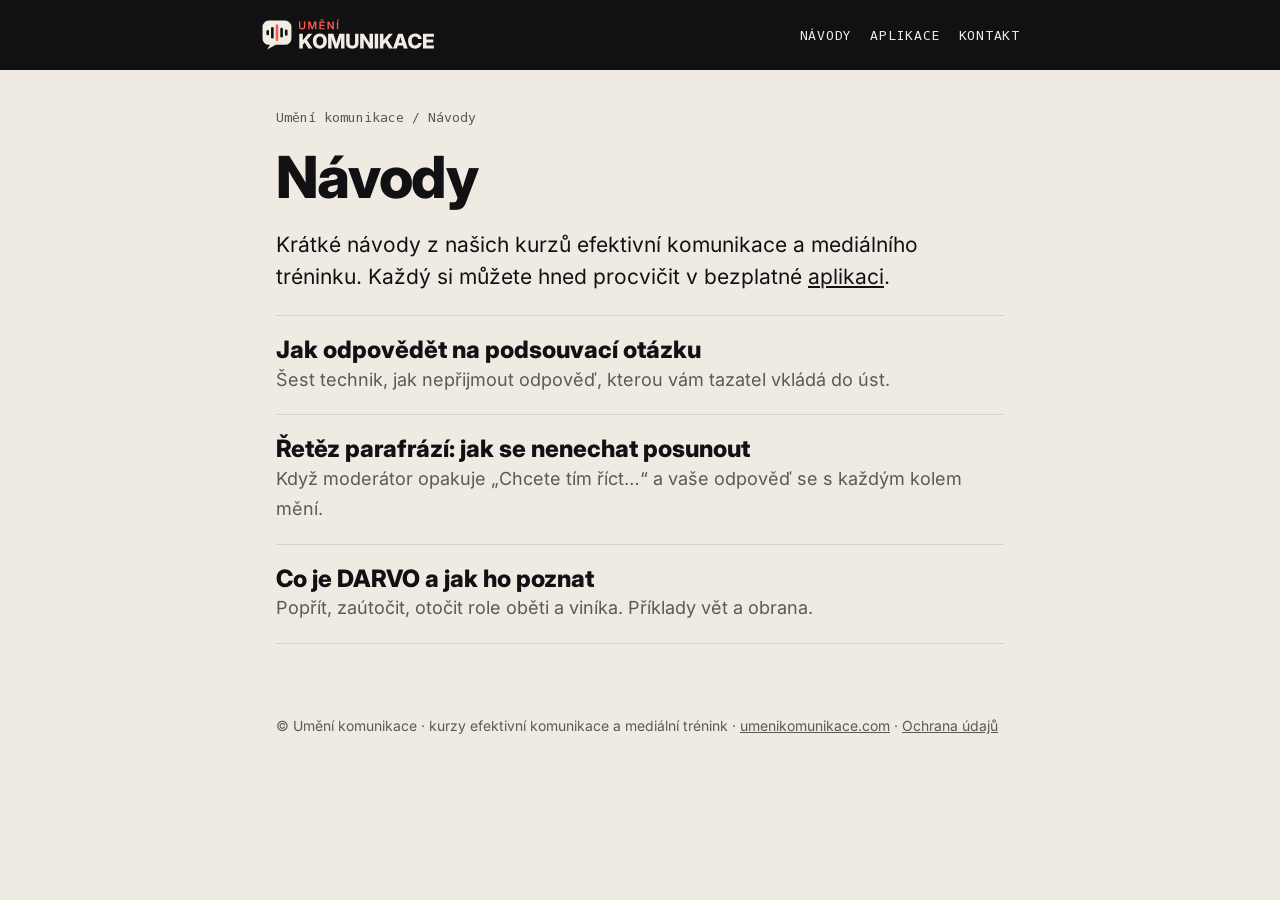
<file: navody/index.html>
<!DOCTYPE html>
<html lang="cs">
<head>
<meta charset="utf-8">
<meta name="viewport" content="width=device-width, initial-scale=1">
<title>Návody: mediální trénink a komunikace | Umění komunikace</title>
<meta name="description" content="Krátké praktické návody z kurzů efektivní komunikace a mediálního tréninku: podsouvací otázky, řetěz parafrází a manipulativní taktika DARVO.">
<meta name="robots" content="index,follow,max-image-preview:large">
<link rel="canonical" href="https://www.umenikomunikace.com/navody/">
<meta name="theme-color" content="#111113">
<link rel="icon" href="/favicon.svg" type="image/svg+xml">
<link rel="apple-touch-icon" href="/apple-touch-icon.png">
<meta property="og:type" content="article">
<meta property="og:locale" content="cs_CZ">
<meta property="og:site_name" content="Umění komunikace">
<meta property="og:title" content="Návody">
<meta property="og:description" content="Krátké praktické návody z kurzů efektivní komunikace a mediálního tréninku: podsouvací otázky, řetěz parafrází a manipulativní taktika DARVO.">
<meta property="og:url" content="https://www.umenikomunikace.com/navody/">
<meta property="og:image" content="https://www.umenikomunikace.com/og-image.png">
<meta name="twitter:card" content="summary_large_image">
<link rel="stylesheet" href="/navody/navody.css">
<script type="application/ld+json">{"@context": "https://schema.org", "@type": "CollectionPage", "name": "Návody", "description": "Krátké praktické návody z kurzů efektivní komunikace a mediálního tréninku: podsouvací otázky, řetěz parafrází a manipulativní taktika DARVO.", "url": "https://www.umenikomunikace.com/navody/", "inLanguage": "cs", "isPartOf": {"@id": "https://www.umenikomunikace.com/#website"}}</script>
</head>
<body>
<header class="top"><div class="in"><a href="/"><img src="/logo/umeni-komunikace-logo-tmave.svg" alt="Umění komunikace" width="177" height="34"></a><nav aria-label="Navigace"><a href="/navody/">Návody</a><a href="https://app.umenikomunikace.com/">Aplikace</a><a href="/#kontakt">Kontakt</a></nav></div></header>
<main>
<div class="crumb"><a href="/">Umění komunikace</a> / Návody</div>
<article>
<h1>Návody</h1>
<p class="lead">Krátké návody z našich kurzů efektivní komunikace a mediálního tréninku. Každý si můžete hned procvičit v bezplatné <a href="https://app.umenikomunikace.com/">aplikaci</a>.</p>
<div class="list">
<a href="/navody/podsouvaci-otazky.html"><b>Jak odpovědět na podsouvací otázku</b><span>Šest technik, jak nepřijmout odpověď, kterou vám tazatel vkládá do úst.</span></a>
<a href="/navody/retez-parafrazi.html"><b>Řetěz parafrází: jak se nenechat posunout</b><span>Když moderátor opakuje „Chcete tím říct…“ a vaše odpověď se s každým kolem mění.</span></a>
<a href="/navody/darvo.html"><b>Co je DARVO a jak ho poznat</b><span>Popřít, zaútočit, otočit role oběti a viníka. Příklady vět a obrana.</span></a>
</div>
</article>

</main>
<footer>© Umění komunikace · kurzy efektivní komunikace a mediální trénink · <a href="/">umenikomunikace.com</a> · <a href="/zasady-ochrany-udaju.html">Ochrana údajů</a></footer>
</body>
</html>
</file>
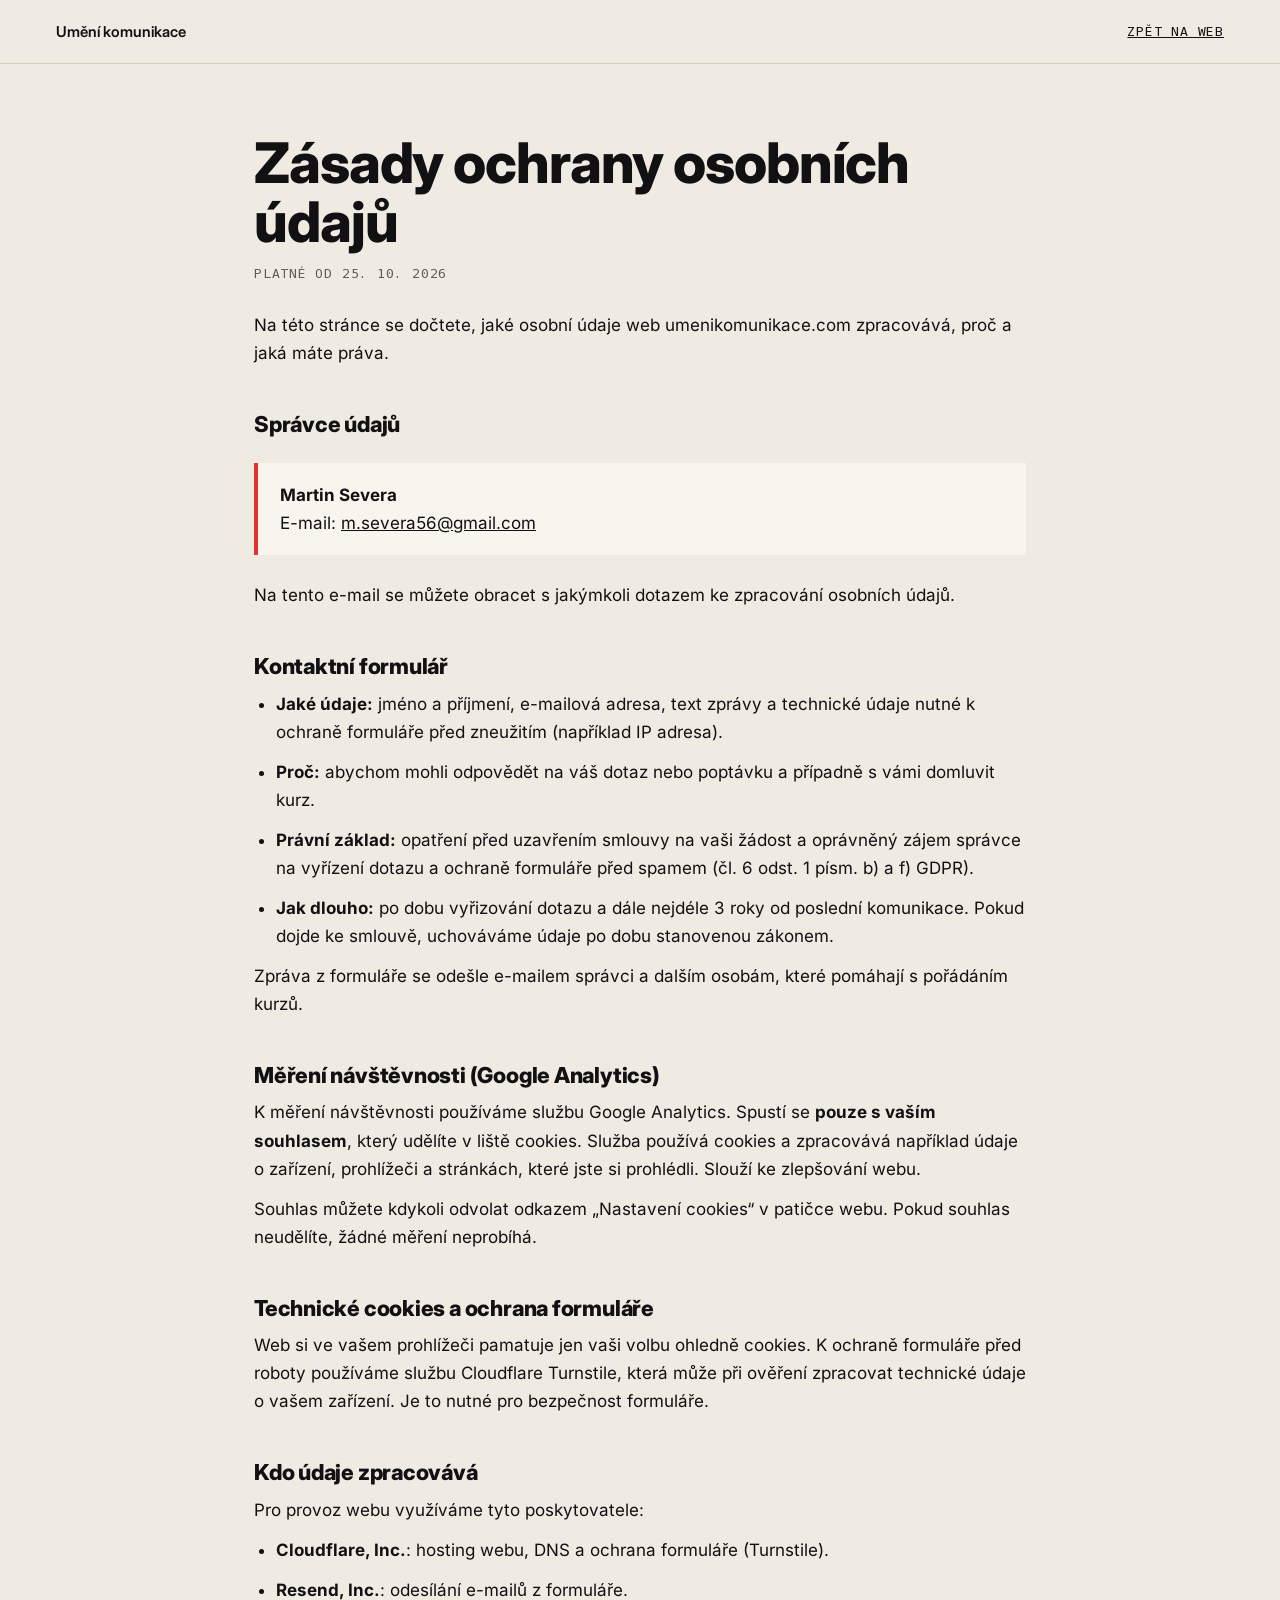
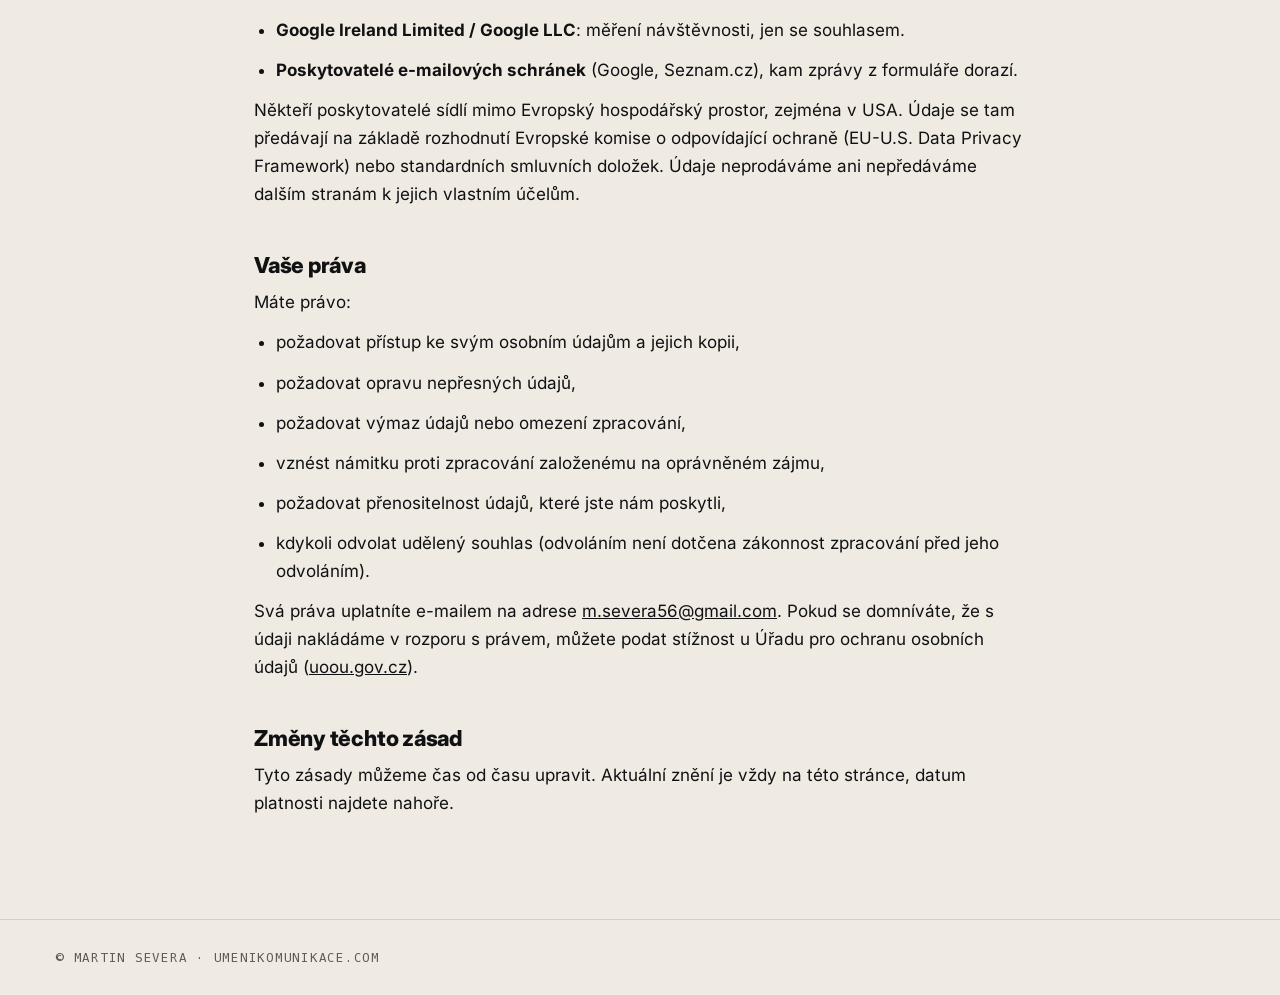
<file: zasady-ochrany-udaju.html>
<!DOCTYPE html>
<html lang="cs">
<head>
<meta charset="utf-8">
<meta name="viewport" content="width=device-width, initial-scale=1, viewport-fit=cover">
<title>Zásady ochrany osobních údajů | Umění komunikace</title>
<meta name="description" content="Jak web Umění komunikace zpracovává osobní údaje z kontaktního formuláře a měření návštěvnosti. Správce: Martin Severa.">
<meta name="robots" content="index,follow">
<link rel="canonical" href="https://www.umenikomunikace.com/zasady-ochrany-udaju.html">
<meta name="theme-color" content="#111113">
<link rel="icon" href="/favicon.svg" type="image/svg+xml">
<link rel="apple-touch-icon" href="/apple-touch-icon.png">
<style>
@font-face{font-family:'UK Sans';font-weight:400;font-style:normal;font-display:swap;src:url(fonts/inter-400.woff) format('woff')}
@font-face{font-family:'UK Sans';font-weight:500;font-style:normal;font-display:swap;src:url(fonts/inter-500.woff) format('woff')}
@font-face{font-family:'UK Sans';font-weight:600;font-style:normal;font-display:swap;src:url(fonts/inter-600.woff) format('woff')}
@font-face{font-family:'UK Sans';font-weight:700;font-style:normal;font-display:swap;src:url(fonts/inter-700.woff) format('woff')}
@font-face{font-family:'UK Sans';font-weight:800;font-style:normal;font-display:swap;src:url(fonts/inter-800.woff) format('woff')}
@font-face{font-family:'UK Display';font-weight:600;font-style:normal;font-display:swap;src:url(fonts/interdisplay-600.woff) format('woff')}
@font-face{font-family:'UK Display';font-weight:800;font-style:normal;font-display:swap;src:url(fonts/interdisplay-800.woff) format('woff')}
@font-face{font-family:'UK Mono';font-weight:400;font-style:normal;font-display:swap;src:url(fonts/mono-400.woff) format('woff')}
@font-face{font-family:'UK Mono';font-weight:700;font-style:normal;font-display:swap;src:url(fonts/mono-700.woff) format('woff')}
:root{--paper:#efebe3;--card:#f8f5ef;--ink:#111113;--mute:#5f5c57;--red:#e5322d;--line:#d6d0c4;--hf:'UK Display','UK Sans',system-ui,sans-serif;--bf:'UK Sans',system-ui,-apple-system,'Segoe UI',Roboto,sans-serif;--mono:'UK Mono',ui-monospace,SFMono-Regular,Menlo,monospace;padding-top:env(safe-area-inset-top,0px);padding-bottom:env(safe-area-inset-bottom,0px)}
@media (prefers-color-scheme:dark){:root:not([data-theme="light"]){--paper:#141416;--card:#1d1d20;--ink:#f1ede4;--mute:#a7a29a;--line:#303034}}
:root[data-theme="dark"]{--paper:#141416;--card:#1d1d20;--ink:#f1ede4;--mute:#a7a29a;--line:#303034}
*{box-sizing:border-box}
body{margin:0;background:var(--paper);color:var(--ink);font:17px/1.65 var(--bf)}
a{color:inherit}
.top{display:flex;justify-content:space-between;align-items:center;padding:22px 56px;border-bottom:1px solid var(--line);font:600 15px var(--hf)}
.top a{text-decoration:none}.top .back{font:400 13px var(--mono);letter-spacing:.06em;text-transform:uppercase;text-decoration:underline}
main{max-width:820px;margin:0 auto;padding:70px 24px 90px}
h1{font:800 clamp(34px,5vw,56px)/1.05 var(--hf);letter-spacing:-.02em;margin:0 0 14px}
h2{font:800 22px/1.2 var(--hf);margin:44px 0 10px;letter-spacing:-.01em}
.upd{font:400 13px var(--mono);letter-spacing:.06em;text-transform:uppercase;color:var(--mute);margin:0 0 30px}
p,li{margin:0 0 12px}ul{padding-left:22px;margin:0 0 12px}
.box{background:var(--card);border-left:4px solid var(--red);padding:18px 22px;margin:26px 0}
.box p{margin:0}
footer{padding:30px 56px;border-top:1px solid var(--line);color:var(--mute);font:400 12.5px var(--mono);letter-spacing:.06em;text-transform:uppercase}
@media(max-width:700px){.top,footer{padding:20px 22px}main{padding:44px 22px 60px}}
</style>
</head>
<body>
<header class="top"><a href="/">Umění komunikace</a><a class="back" href="/">Zpět na web</a></header>
<main>
<h1>Zásady ochrany osobních údajů</h1>
<p class="upd">Platné od 25. 10. 2026</p>
<p>Na této stránce se dočtete, jaké osobní údaje web umenikomunikace.com zpracovává, proč a jaká máte práva.</p>

<h2>Správce údajů</h2>
<div class="box"><p><strong>Martin Severa</strong><br>E-mail: <a href="mailto:m.severa56@gmail.com">m.severa56@gmail.com</a></p></div>
<p>Na tento e-mail se můžete obracet s jakýmkoli dotazem ke zpracování osobních údajů.</p>

<h2>Kontaktní formulář</h2>
<ul>
<li><strong>Jaké údaje:</strong> jméno a příjmení, e-mailová adresa, text zprávy a technické údaje nutné k ochraně formuláře před zneužitím (například IP adresa).</li>
<li><strong>Proč:</strong> abychom mohli odpovědět na váš dotaz nebo poptávku a případně s vámi domluvit kurz.</li>
<li><strong>Právní základ:</strong> opatření před uzavřením smlouvy na vaši žádost a oprávněný zájem správce na vyřízení dotazu a ochraně formuláře před spamem (čl. 6 odst. 1 písm. b) a f) GDPR).</li>
<li><strong>Jak dlouho:</strong> po dobu vyřizování dotazu a dále nejdéle 3 roky od poslední komunikace. Pokud dojde ke smlouvě, uchováváme údaje po dobu stanovenou zákonem.</li>
</ul>
<p>Zpráva z formuláře se odešle e-mailem správci a dalším osobám, které pomáhají s pořádáním kurzů.</p>

<h2>Měření návštěvnosti (Google Analytics)</h2>
<p>K měření návštěvnosti používáme službu Google Analytics. Spustí se <strong>pouze s vaším souhlasem</strong>, který udělíte v liště cookies. Služba používá cookies a zpracovává například údaje o zařízení, prohlížeči a stránkách, které jste si prohlédli. Slouží ke zlepšování webu.</p>
<p>Souhlas můžete kdykoli odvolat odkazem „Nastavení cookies“ v patičce webu. Pokud souhlas neudělíte, žádné měření neprobíhá.</p>

<h2>Technické cookies a ochrana formuláře</h2>
<p>Web si ve vašem prohlížeči pamatuje jen vaši volbu ohledně cookies. K ochraně formuláře před roboty používáme službu Cloudflare Turnstile, která může při ověření zpracovat technické údaje o vašem zařízení. Je to nutné pro bezpečnost formuláře.</p>

<h2>Kdo údaje zpracovává</h2>
<p>Pro provoz webu využíváme tyto poskytovatele:</p>
<ul>
<li><strong>Cloudflare, Inc.</strong>: hosting webu, DNS a ochrana formuláře (Turnstile).</li>
<li><strong>Resend, Inc.</strong>: odesílání e-mailů z formuláře.</li>
<li><strong>Google Ireland Limited / Google LLC</strong>: měření návštěvnosti, jen se souhlasem.</li>
<li><strong>Poskytovatelé e-mailových schránek</strong> (Google, Seznam.cz), kam zprávy z formuláře dorazí.</li>
</ul>
<p>Někteří poskytovatelé sídlí mimo Evropský hospodářský prostor, zejména v USA. Údaje se tam předávají na základě rozhodnutí Evropské komise o odpovídající ochraně (EU-U.S. Data Privacy Framework) nebo standardních smluvních doložek. Údaje neprodáváme ani nepředáváme dalším stranám k jejich vlastním účelům.</p>

<h2>Vaše práva</h2>
<p>Máte právo:</p>
<ul>
<li>požadovat přístup ke svým osobním údajům a jejich kopii,</li>
<li>požadovat opravu nepřesných údajů,</li>
<li>požadovat výmaz údajů nebo omezení zpracování,</li>
<li>vznést námitku proti zpracování založenému na oprávněném zájmu,</li>
<li>požadovat přenositelnost údajů, které jste nám poskytli,</li>
<li>kdykoli odvolat udělený souhlas (odvoláním není dotčena zákonnost zpracování před jeho odvoláním).</li>
</ul>
<p>Svá práva uplatníte e-mailem na adrese <a href="mailto:m.severa56@gmail.com">m.severa56@gmail.com</a>. Pokud se domníváte, že s údaji nakládáme v rozporu s právem, můžete podat stížnost u Úřadu pro ochranu osobních údajů (<a href="https://uoou.gov.cz" rel="noopener">uoou.gov.cz</a>).</p>

<h2>Změny těchto zásad</h2>
<p>Tyto zásady můžeme čas od času upravit. Aktuální znění je vždy na této stránce, datum platnosti najdete nahoře.</p>
</main>
<footer>© Martin Severa · umenikomunikace.com</footer>
</body>
</html>
</file>
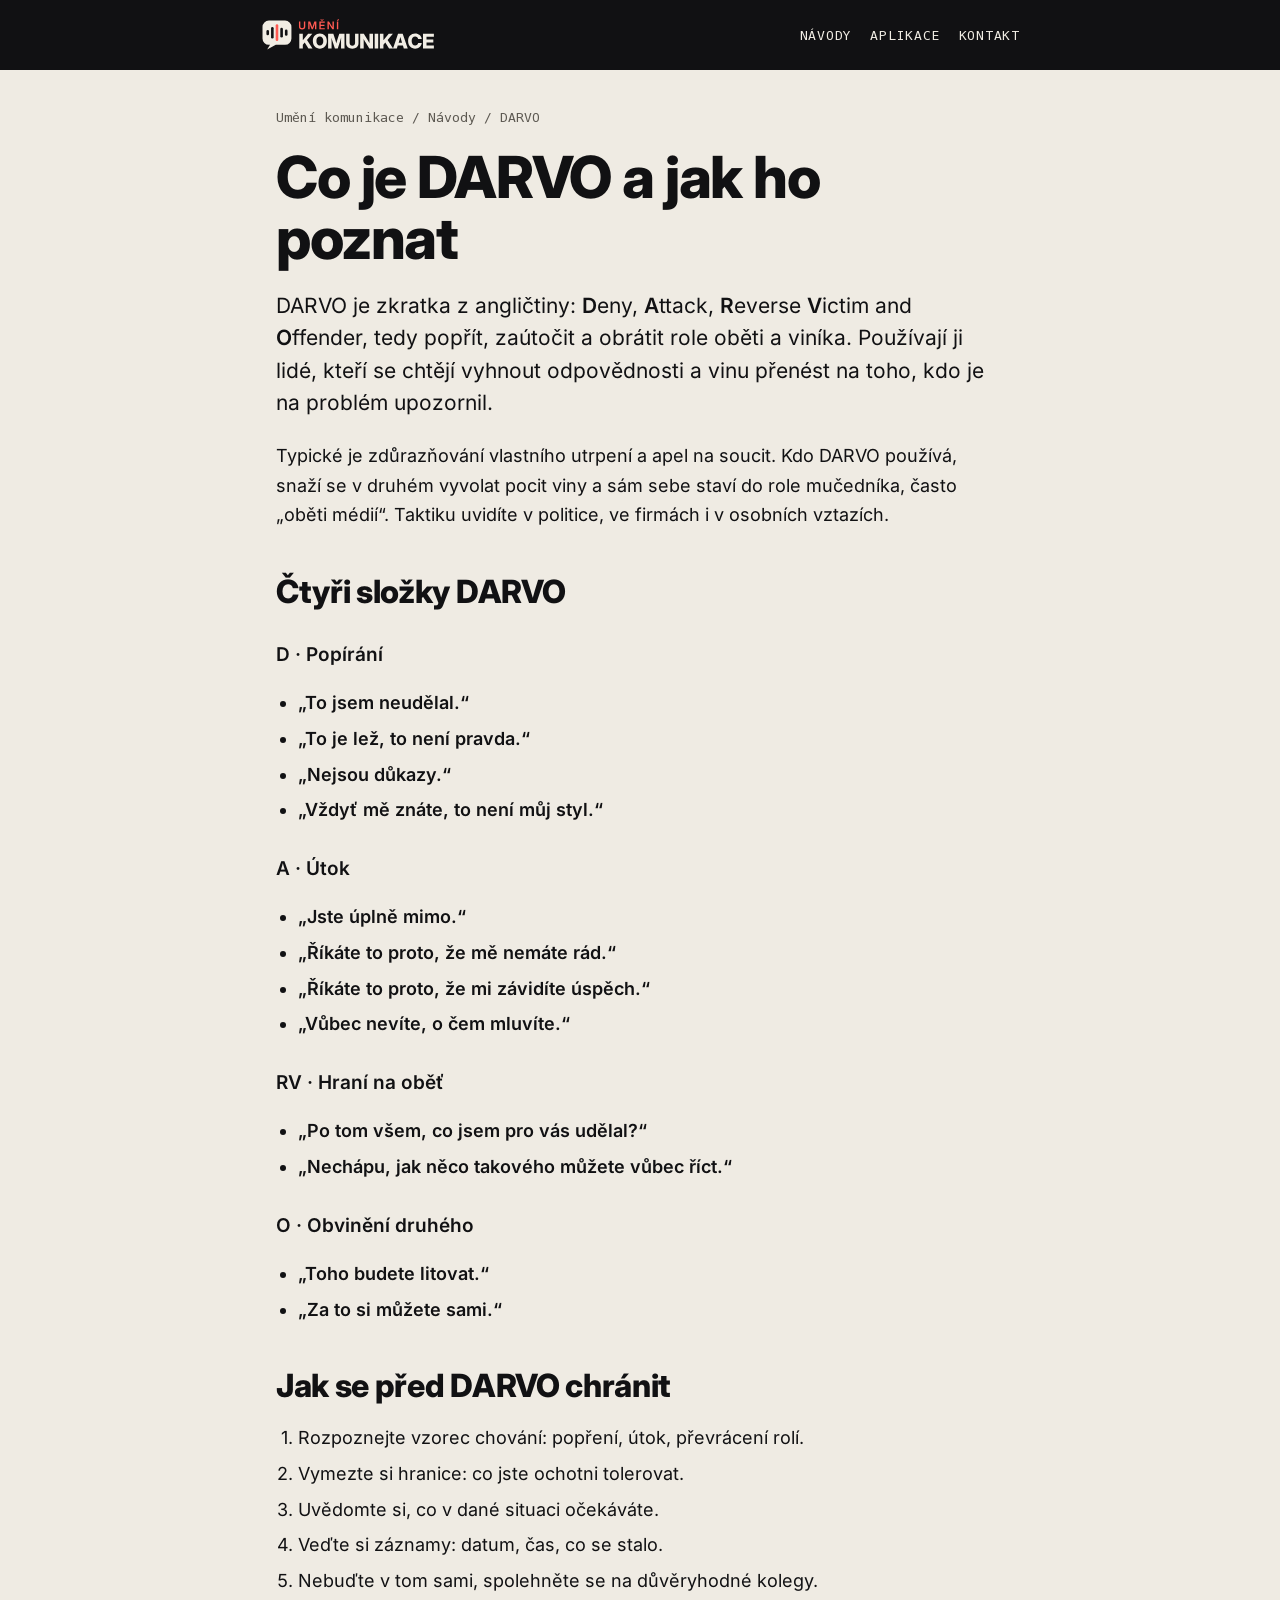
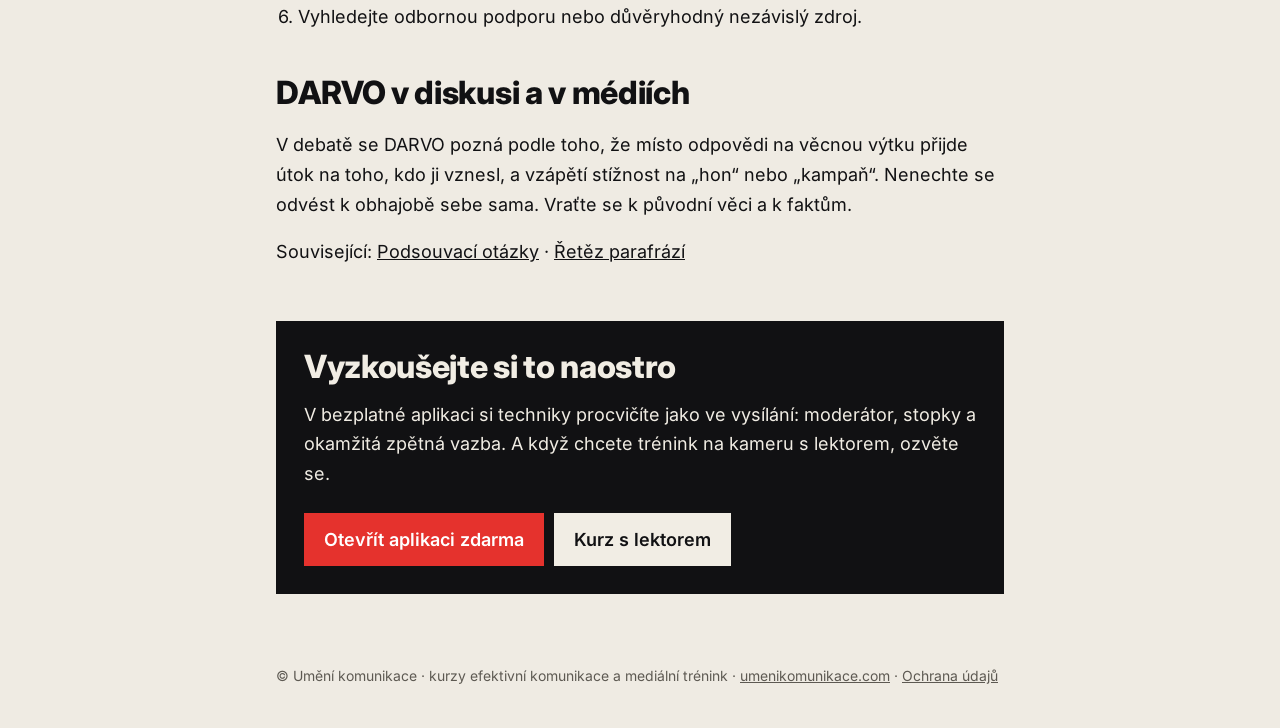
<file: navody/darvo.html>
<!DOCTYPE html>
<html lang="cs">
<head>
<meta charset="utf-8">
<meta name="viewport" content="width=device-width, initial-scale=1">
<title>Co je DARVO: popřít, zaútočit, otočit role | Umění komunikace</title>
<meta name="description" content="DARVO (Deny, Attack, Reverse Victim and Offender) je manipulativní taktika: popřít, zaútočit a obrátit role oběti a viníka. Jak ji rozpoznat, příklady vět a jak se bránit.">
<meta name="robots" content="index,follow,max-image-preview:large">
<link rel="canonical" href="https://www.umenikomunikace.com/navody/darvo.html">
<meta name="theme-color" content="#111113">
<link rel="icon" href="/favicon.svg" type="image/svg+xml">
<link rel="apple-touch-icon" href="/apple-touch-icon.png">
<meta property="og:type" content="article">
<meta property="og:locale" content="cs_CZ">
<meta property="og:site_name" content="Umění komunikace">
<meta property="og:title" content="Co je DARVO a jak ho poznat">
<meta property="og:description" content="DARVO (Deny, Attack, Reverse Victim and Offender) je manipulativní taktika: popřít, zaútočit a obrátit role oběti a viníka. Jak ji rozpoznat, příklady vět a jak se bránit.">
<meta property="og:url" content="https://www.umenikomunikace.com/navody/darvo.html">
<meta property="og:image" content="https://www.umenikomunikace.com/og-image.png">
<meta name="twitter:card" content="summary_large_image">
<link rel="stylesheet" href="/navody/navody.css">
<script type="application/ld+json">{"@context": "https://schema.org", "@graph": [{"@type": "Article", "@id": "https://www.umenikomunikace.com/navody/darvo.html#clanek", "headline": "Co je DARVO a jak ho poznat", "description": "DARVO (Deny, Attack, Reverse Victim and Offender) je manipulativní taktika: popřít, zaútočit a obrátit role oběti a viníka. Jak ji rozpoznat, příklady vět a jak se bránit.", "url": "https://www.umenikomunikace.com/navody/darvo.html", "inLanguage": "cs", "datePublished": "2026-11-17", "dateModified": "2026-11-17", "author": {"@id": "https://www.umenikomunikace.com/#person"}, "publisher": {"@id": "https://www.umenikomunikace.com/#sluzba"}, "image": "https://www.umenikomunikace.com/og-image.png", "isPartOf": {"@id": "https://www.umenikomunikace.com/#website"}, "mainEntityOfPage": "https://www.umenikomunikace.com/navody/darvo.html"}, {"@type": "BreadcrumbList", "itemListElement": [{"@type": "ListItem", "position": 1, "name": "Umění komunikace", "item": "https://www.umenikomunikace.com/"}, {"@type": "ListItem", "position": 2, "name": "Návody", "item": "https://www.umenikomunikace.com/navody/"}, {"@type": "ListItem", "position": 3, "name": "DARVO", "item": "https://www.umenikomunikace.com/navody/darvo.html"}]}]}</script>
</head>
<body>
<header class="top"><div class="in"><a href="/"><img src="/logo/umeni-komunikace-logo-tmave.svg" alt="Umění komunikace" width="177" height="34"></a><nav aria-label="Navigace"><a href="/navody/">Návody</a><a href="https://app.umenikomunikace.com/">Aplikace</a><a href="/#kontakt">Kontakt</a></nav></div></header>
<main>
<div class="crumb"><a href="/">Umění komunikace</a> / <a href="/navody/">Návody</a> / DARVO</div>
<article>
<h1>Co je DARVO a jak ho poznat</h1>
<p class="lead">DARVO je zkratka z angličtiny: <b>D</b>eny, <b>A</b>ttack, <b>R</b>everse <b>V</b>ictim and <b>O</b>ffender, tedy popřít, zaútočit a obrátit role oběti a viníka. Používají ji lidé, kteří se chtějí vyhnout odpovědnosti a vinu přenést na toho, kdo je na problém upozornil.</p>
<p>Typické je zdůrazňování vlastního utrpení a apel na soucit. Kdo DARVO používá, snaží se v druhém vyvolat pocit viny a sám sebe staví do role mučedníka, často „oběti médií“. Taktiku uvidíte v politice, ve firmách i v osobních vztazích.</p>
<h2>Čtyři složky DARVO</h2>
<h3>D · Popírání</h3>
<ul><li class="say">To jsem neudělal.</li><li class="say">To je lež, to není pravda.</li><li class="say">Nejsou důkazy.</li><li class="say">Vždyť mě znáte, to není můj styl.</li></ul>
<h3>A · Útok</h3>
<ul><li class="say">Jste úplně mimo.</li><li class="say">Říkáte to proto, že mě nemáte rád.</li><li class="say">Říkáte to proto, že mi závidíte úspěch.</li><li class="say">Vůbec nevíte, o čem mluvíte.</li></ul>
<h3>RV · Hraní na oběť</h3>
<ul><li class="say">Po tom všem, co jsem pro vás udělal?</li><li class="say">Nechápu, jak něco takového můžete vůbec říct.</li></ul>
<h3>O · Obvinění druhého</h3>
<ul><li class="say">Toho budete litovat.</li><li class="say">Za to si můžete sami.</li></ul>
<h2>Jak se před DARVO chránit</h2>
<ol><li>Rozpoznejte vzorec chování: popření, útok, převrácení rolí.</li><li>Vymezte si hranice: co jste ochotni tolerovat.</li><li>Uvědomte si, co v dané situaci očekáváte.</li><li>Veďte si záznamy: datum, čas, co se stalo.</li><li>Nebuďte v tom sami, spolehněte se na důvěryhodné kolegy.</li><li>Vyhledejte odbornou podporu nebo důvěryhodný nezávislý zdroj.</li></ol>
<h2>DARVO v diskusi a v médiích</h2>
<p>V debatě se DARVO pozná podle toho, že místo odpovědi na věcnou výtku přijde útok na toho, kdo ji vznesl, a vzápětí stížnost na „hon“ nebo „kampaň“. Nenechte se odvést k obhajobě sebe sama. Vraťte se k původní věci a k faktům.</p>
<p>Související: <a href="/navody/podsouvaci-otazky.html">Podsouvací otázky</a> · <a href="/navody/retez-parafrazi.html">Řetěz parafrází</a></p>
</article>
<section class="cta"><h2>Vyzkoušejte si to naostro</h2><p>V bezplatné aplikaci si techniky procvičíte jako ve vysílání: moderátor, stopky a okamžitá zpětná vazba. A když chcete trénink na kameru s lektorem, ozvěte se.</p><a class="btn" href="https://app.umenikomunikace.com/">Otevřít aplikaci zdarma</a><a class="btn o" href="/#kontakt">Kurz s lektorem</a></section>
</main>
<footer>© Umění komunikace · kurzy efektivní komunikace a mediální trénink · <a href="/">umenikomunikace.com</a> · <a href="/zasady-ochrany-udaju.html">Ochrana údajů</a></footer>
</body>
</html>
</file>
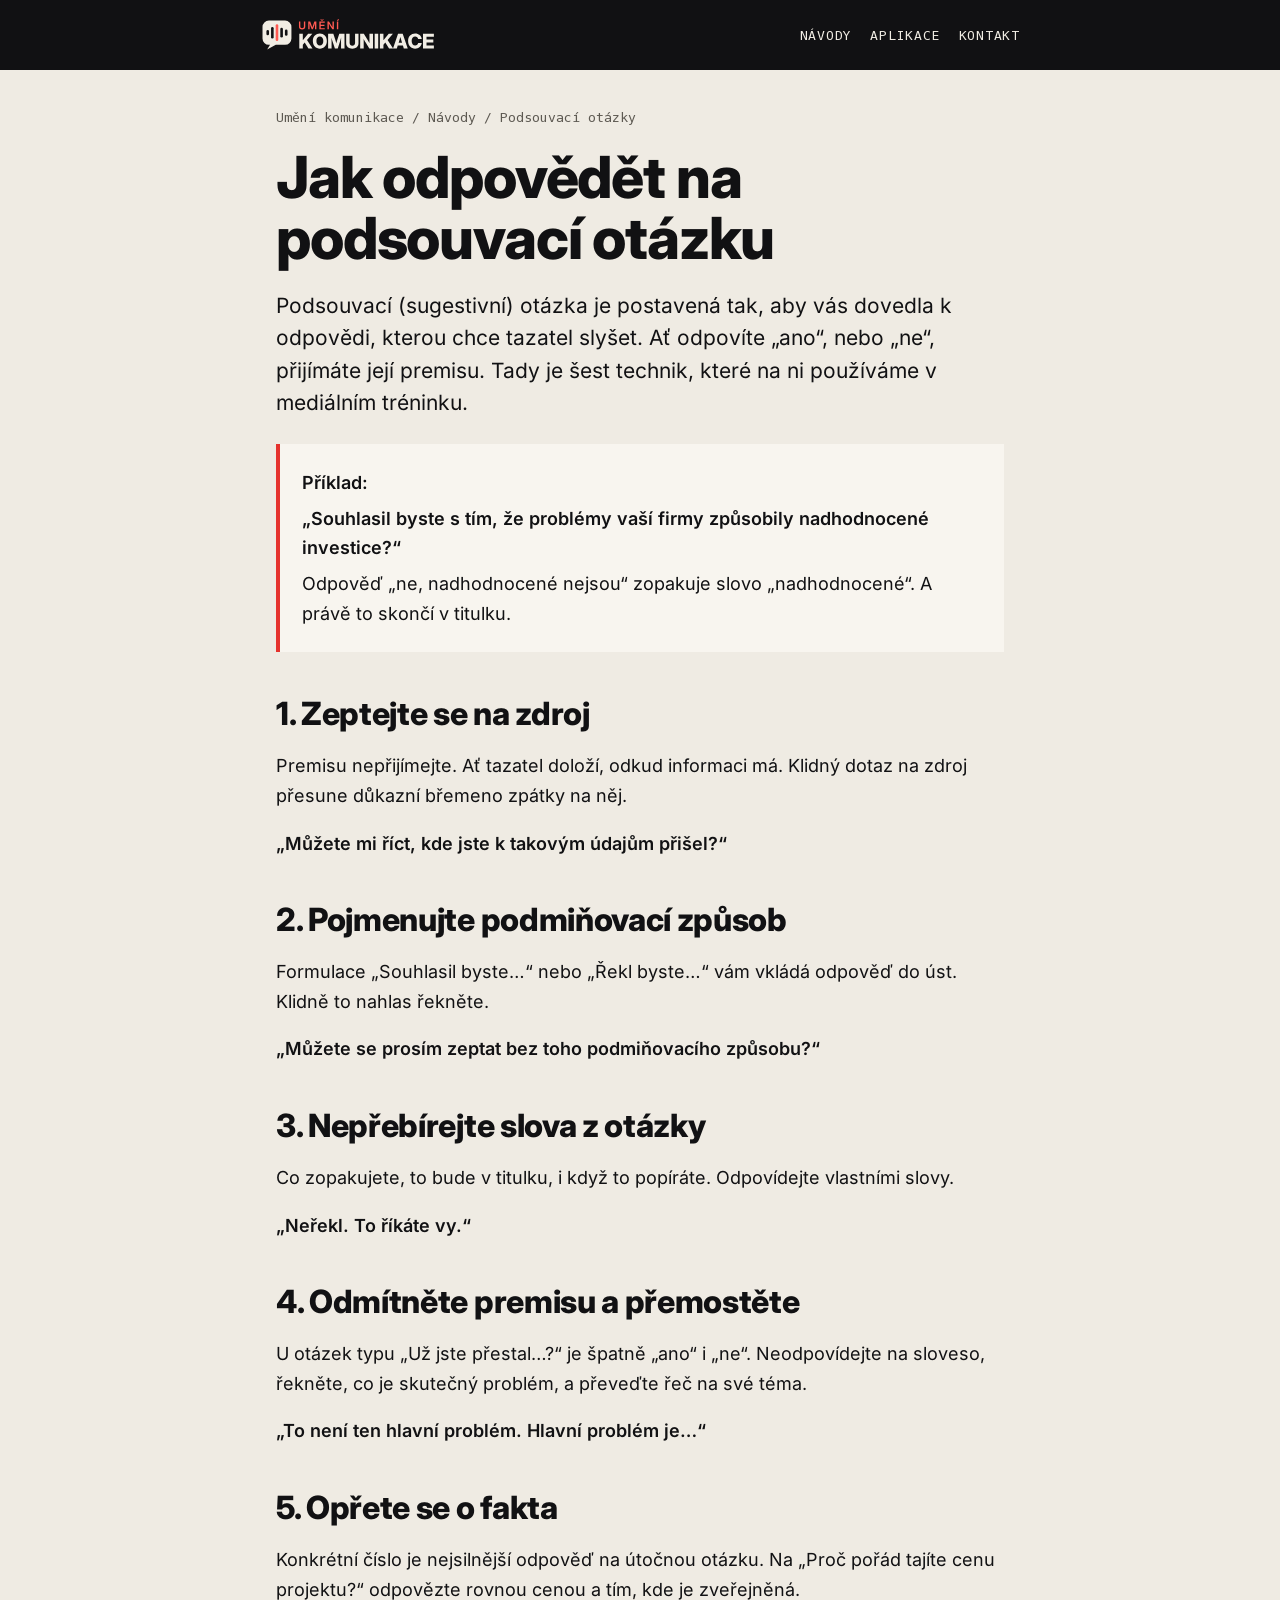
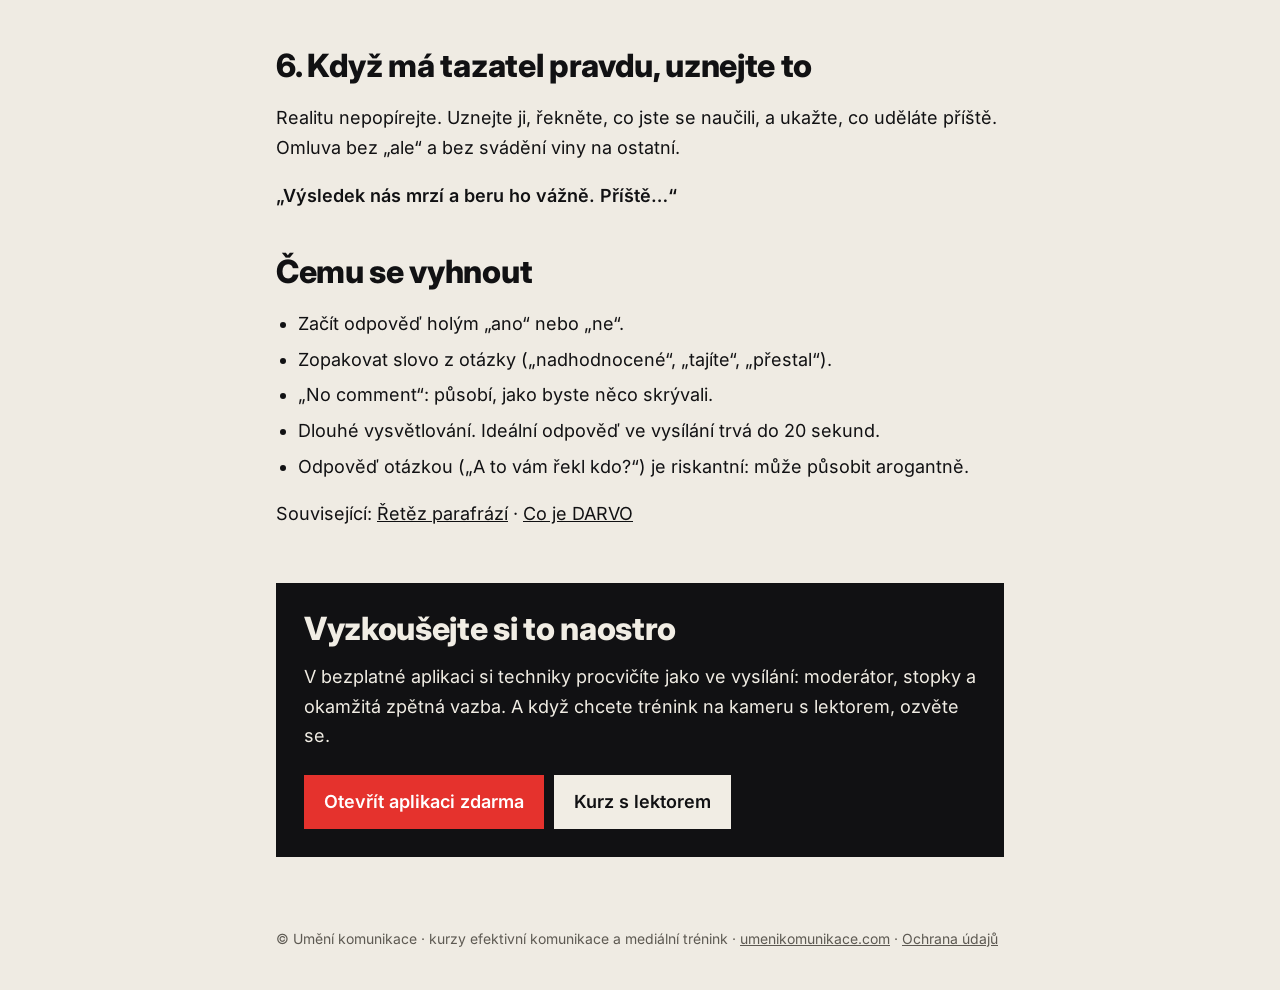
<file: navody/podsouvaci-otazky.html>
<!DOCTYPE html>
<html lang="cs">
<head>
<meta charset="utf-8">
<meta name="viewport" content="width=device-width, initial-scale=1">
<title>Jak odpovědět na podsouvací otázku: 6 technik | Umění komunikace</title>
<meta name="description" content="Sugestivní otázka vám vkládá odpověď do úst. Šest technik z mediálního tréninku, jak ji nepřijmout: otázka na zdroj, pojmenování triku, nepřebírat slova a přemostění.">
<meta name="robots" content="index,follow,max-image-preview:large">
<link rel="canonical" href="https://www.umenikomunikace.com/navody/podsouvaci-otazky.html">
<meta name="theme-color" content="#111113">
<link rel="icon" href="/favicon.svg" type="image/svg+xml">
<link rel="apple-touch-icon" href="/apple-touch-icon.png">
<meta property="og:type" content="article">
<meta property="og:locale" content="cs_CZ">
<meta property="og:site_name" content="Umění komunikace">
<meta property="og:title" content="Jak odpovědět na podsouvací otázku">
<meta property="og:description" content="Sugestivní otázka vám vkládá odpověď do úst. Šest technik z mediálního tréninku, jak ji nepřijmout: otázka na zdroj, pojmenování triku, nepřebírat slova a přemostění.">
<meta property="og:url" content="https://www.umenikomunikace.com/navody/podsouvaci-otazky.html">
<meta property="og:image" content="https://www.umenikomunikace.com/og-image.png">
<meta name="twitter:card" content="summary_large_image">
<link rel="stylesheet" href="/navody/navody.css">
<script type="application/ld+json">{"@context": "https://schema.org", "@graph": [{"@type": "Article", "@id": "https://www.umenikomunikace.com/navody/podsouvaci-otazky.html#clanek", "headline": "Jak odpovědět na podsouvací otázku", "description": "Sugestivní otázka vám vkládá odpověď do úst. Šest technik z mediálního tréninku, jak ji nepřijmout: otázka na zdroj, pojmenování triku, nepřebírat slova a přemostění.", "url": "https://www.umenikomunikace.com/navody/podsouvaci-otazky.html", "inLanguage": "cs", "datePublished": "2026-11-17", "dateModified": "2026-11-17", "author": {"@id": "https://www.umenikomunikace.com/#person"}, "publisher": {"@id": "https://www.umenikomunikace.com/#sluzba"}, "image": "https://www.umenikomunikace.com/og-image.png", "isPartOf": {"@id": "https://www.umenikomunikace.com/#website"}, "mainEntityOfPage": "https://www.umenikomunikace.com/navody/podsouvaci-otazky.html"}, {"@type": "BreadcrumbList", "itemListElement": [{"@type": "ListItem", "position": 1, "name": "Umění komunikace", "item": "https://www.umenikomunikace.com/"}, {"@type": "ListItem", "position": 2, "name": "Návody", "item": "https://www.umenikomunikace.com/navody/"}, {"@type": "ListItem", "position": 3, "name": "Podsouvací otázky", "item": "https://www.umenikomunikace.com/navody/podsouvaci-otazky.html"}]}]}</script>
</head>
<body>
<header class="top"><div class="in"><a href="/"><img src="/logo/umeni-komunikace-logo-tmave.svg" alt="Umění komunikace" width="177" height="34"></a><nav aria-label="Navigace"><a href="/navody/">Návody</a><a href="https://app.umenikomunikace.com/">Aplikace</a><a href="/#kontakt">Kontakt</a></nav></div></header>
<main>
<div class="crumb"><a href="/">Umění komunikace</a> / <a href="/navody/">Návody</a> / Podsouvací otázky</div>
<article>
<h1>Jak odpovědět na podsouvací otázku</h1>
<p class="lead">Podsouvací (sugestivní) otázka je postavená tak, aby vás dovedla k odpovědi, kterou chce tazatel slyšet. Ať odpovíte „ano“, nebo „ne“, přijímáte její premisu. Tady je šest technik, které na ni používáme v mediálním tréninku.</p>
<div class="box"><p><b>Příklad:</b></p><p class="say">Souhlasil byste s tím, že problémy vaší firmy způsobily nadhodnocené investice?</p><p>Odpověď „ne, nadhodnocené nejsou“ zopakuje slovo „nadhodnocené“. A právě to skončí v titulku.</p></div>
<h2>1. Zeptejte se na zdroj</h2>
<p>Premisu nepřijímejte. Ať tazatel doloží, odkud informaci má. Klidný dotaz na zdroj přesune důkazní břemeno zpátky na něj.</p>
<p class="say">Můžete mi říct, kde jste k takovým údajům přišel?</p>
<h2>2. Pojmenujte podmiňovací způsob</h2>
<p>Formulace „Souhlasil byste…“ nebo „Řekl byste…“ vám vkládá odpověď do úst. Klidně to nahlas řekněte.</p>
<p class="say">Můžete se prosím zeptat bez toho podmiňovacího způsobu?</p>
<h2>3. Nepřebírejte slova z otázky</h2>
<p>Co zopakujete, to bude v titulku, i když to popíráte. Odpovídejte vlastními slovy.</p>
<p class="say">Neřekl. To říkáte vy.</p>
<h2>4. Odmítněte premisu a přemostěte</h2>
<p>U otázek typu „Už jste přestal…?“ je špatně „ano“ i „ne“. Neodpovídejte na sloveso, řekněte, co je skutečný problém, a převeďte řeč na své téma.</p>
<p class="say">To není ten hlavní problém. Hlavní problém je…</p>
<h2>5. Opřete se o fakta</h2>
<p>Konkrétní číslo je nejsilnější odpověď na útočnou otázku. Na „Proč pořád tajíte cenu projektu?“ odpovězte rovnou cenou a tím, kde je zveřejněná.</p>
<h2>6. Když má tazatel pravdu, uznejte to</h2>
<p>Realitu nepopírejte. Uznejte ji, řekněte, co jste se naučili, a ukažte, co uděláte příště. Omluva bez „ale“ a bez svádění viny na ostatní.</p>
<p class="say">Výsledek nás mrzí a beru ho vážně. Příště…</p>
<h2>Čemu se vyhnout</h2>
<ul><li>Začít odpověď holým „ano“ nebo „ne“.</li><li>Zopakovat slovo z otázky („nadhodnocené“, „tajíte“, „přestal“).</li><li>„No comment“: působí, jako byste něco skrývali.</li><li>Dlouhé vysvětlování. Ideální odpověď ve vysílání trvá do 20 sekund.</li><li>Odpověď otázkou („A to vám řekl kdo?“) je riskantní: může působit arogantně.</li></ul>
<p>Související: <a href="/navody/retez-parafrazi.html">Řetěz parafrází</a> · <a href="/navody/darvo.html">Co je DARVO</a></p>
</article>
<section class="cta"><h2>Vyzkoušejte si to naostro</h2><p>V bezplatné aplikaci si techniky procvičíte jako ve vysílání: moderátor, stopky a okamžitá zpětná vazba. A když chcete trénink na kameru s lektorem, ozvěte se.</p><a class="btn" href="https://app.umenikomunikace.com/">Otevřít aplikaci zdarma</a><a class="btn o" href="/#kontakt">Kurz s lektorem</a></section>
</main>
<footer>© Umění komunikace · kurzy efektivní komunikace a mediální trénink · <a href="/">umenikomunikace.com</a> · <a href="/zasady-ochrany-udaju.html">Ochrana údajů</a></footer>
</body>
</html>
</file>
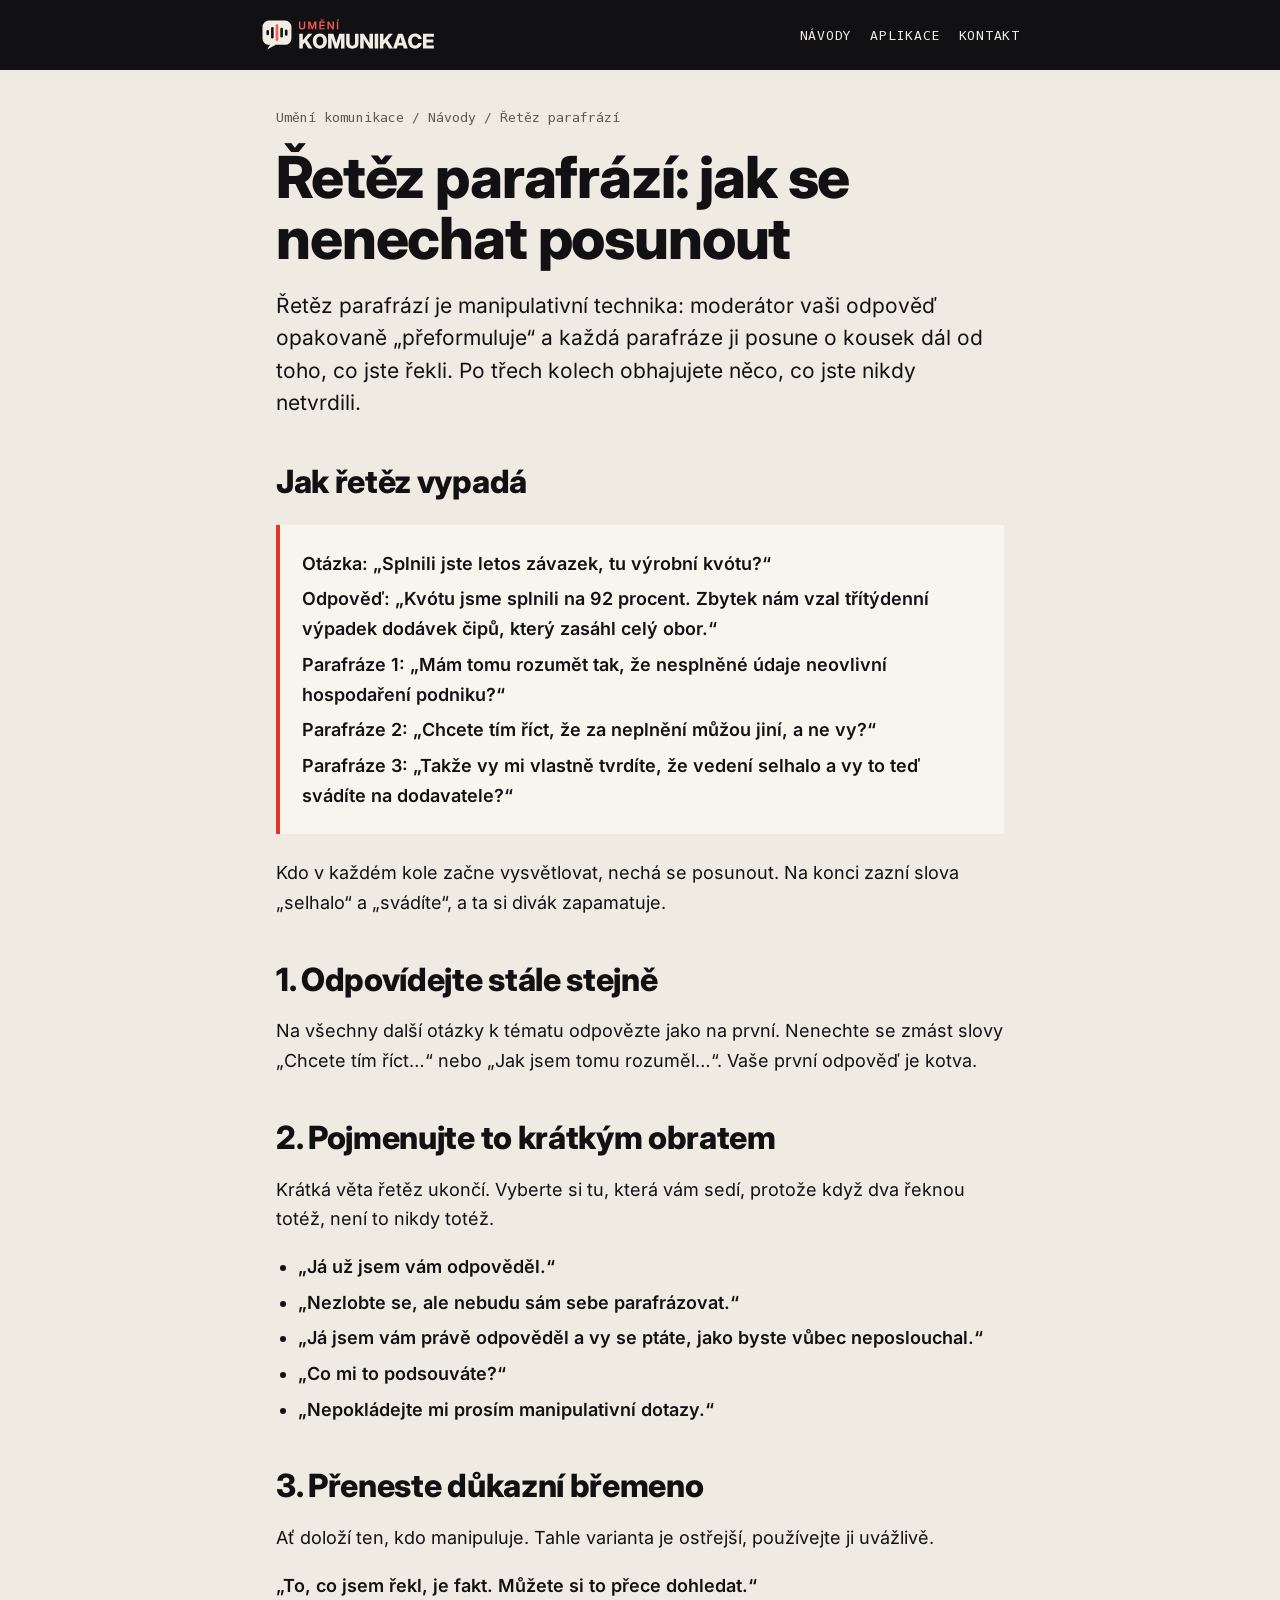
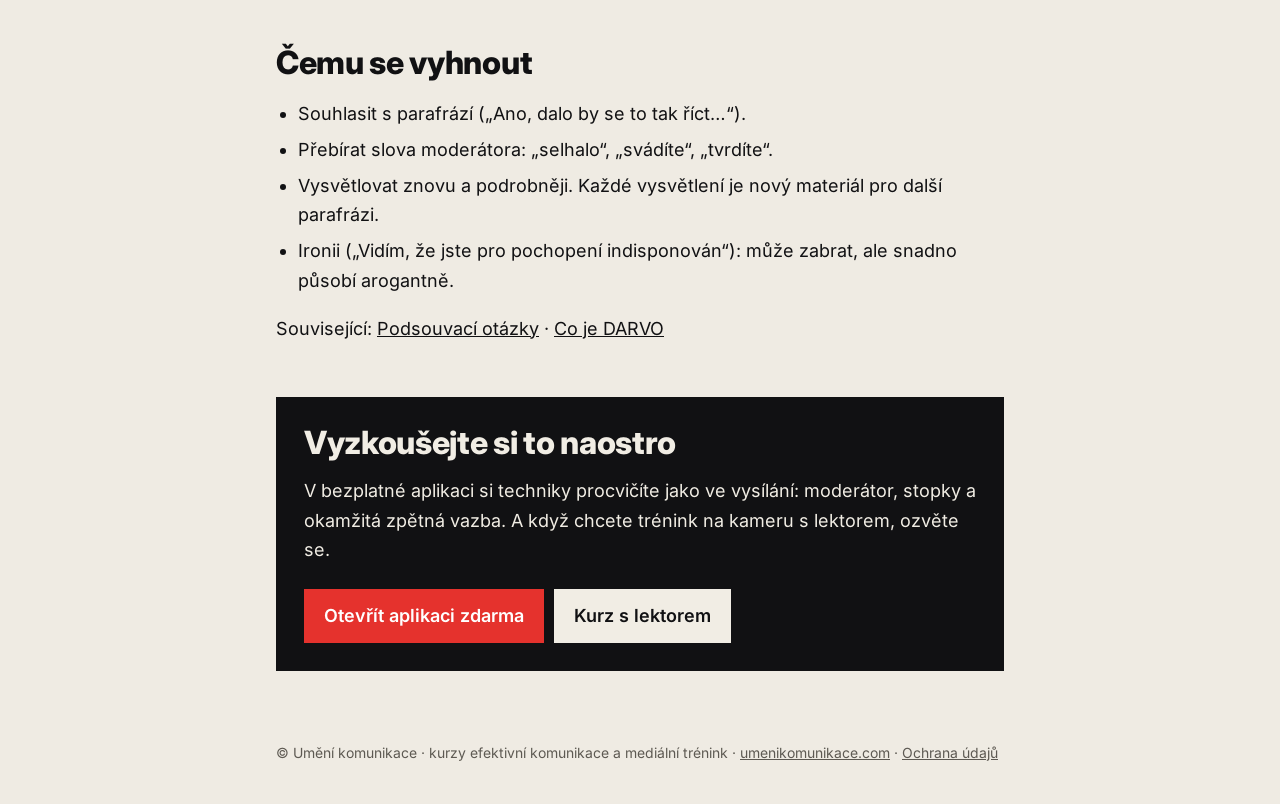
<file: navody/retez-parafrazi.html>
<!DOCTYPE html>
<html lang="cs">
<head>
<meta charset="utf-8">
<meta name="viewport" content="width=device-width, initial-scale=1">
<title>Řetěz parafrází: jak zastavit přeformulování odpovědi | Umění komunikace</title>
<meta name="description" content="Moderátor vaši odpověď opakovaně přeformuluje („Chcete tím říct…“) a posouvá ji tam, kam chce. Jak řetěz parafrází poznat a zastavit, s větami z mediálního tréninku.">
<meta name="robots" content="index,follow,max-image-preview:large">
<link rel="canonical" href="https://www.umenikomunikace.com/navody/retez-parafrazi.html">
<meta name="theme-color" content="#111113">
<link rel="icon" href="/favicon.svg" type="image/svg+xml">
<link rel="apple-touch-icon" href="/apple-touch-icon.png">
<meta property="og:type" content="article">
<meta property="og:locale" content="cs_CZ">
<meta property="og:site_name" content="Umění komunikace">
<meta property="og:title" content="Řetěz parafrází: jak se nenechat posunout">
<meta property="og:description" content="Moderátor vaši odpověď opakovaně přeformuluje („Chcete tím říct…“) a posouvá ji tam, kam chce. Jak řetěz parafrází poznat a zastavit, s větami z mediálního tréninku.">
<meta property="og:url" content="https://www.umenikomunikace.com/navody/retez-parafrazi.html">
<meta property="og:image" content="https://www.umenikomunikace.com/og-image.png">
<meta name="twitter:card" content="summary_large_image">
<link rel="stylesheet" href="/navody/navody.css">
<script type="application/ld+json">{"@context": "https://schema.org", "@graph": [{"@type": "Article", "@id": "https://www.umenikomunikace.com/navody/retez-parafrazi.html#clanek", "headline": "Řetěz parafrází: jak se nenechat posunout", "description": "Moderátor vaši odpověď opakovaně přeformuluje („Chcete tím říct…“) a posouvá ji tam, kam chce. Jak řetěz parafrází poznat a zastavit, s větami z mediálního tréninku.", "url": "https://www.umenikomunikace.com/navody/retez-parafrazi.html", "inLanguage": "cs", "datePublished": "2026-11-17", "dateModified": "2026-11-17", "author": {"@id": "https://www.umenikomunikace.com/#person"}, "publisher": {"@id": "https://www.umenikomunikace.com/#sluzba"}, "image": "https://www.umenikomunikace.com/og-image.png", "isPartOf": {"@id": "https://www.umenikomunikace.com/#website"}, "mainEntityOfPage": "https://www.umenikomunikace.com/navody/retez-parafrazi.html"}, {"@type": "BreadcrumbList", "itemListElement": [{"@type": "ListItem", "position": 1, "name": "Umění komunikace", "item": "https://www.umenikomunikace.com/"}, {"@type": "ListItem", "position": 2, "name": "Návody", "item": "https://www.umenikomunikace.com/navody/"}, {"@type": "ListItem", "position": 3, "name": "Řetěz parafrází", "item": "https://www.umenikomunikace.com/navody/retez-parafrazi.html"}]}]}</script>
</head>
<body>
<header class="top"><div class="in"><a href="/"><img src="/logo/umeni-komunikace-logo-tmave.svg" alt="Umění komunikace" width="177" height="34"></a><nav aria-label="Navigace"><a href="/navody/">Návody</a><a href="https://app.umenikomunikace.com/">Aplikace</a><a href="/#kontakt">Kontakt</a></nav></div></header>
<main>
<div class="crumb"><a href="/">Umění komunikace</a> / <a href="/navody/">Návody</a> / Řetěz parafrází</div>
<article>
<h1>Řetěz parafrází: jak se nenechat posunout</h1>
<p class="lead">Řetěz parafrází je manipulativní technika: moderátor vaši odpověď opakovaně „přeformuluje“ a každá parafráze ji posune o kousek dál od toho, co jste řekli. Po třech kolech obhajujete něco, co jste nikdy netvrdili.</p>
<h2>Jak řetěz vypadá</h2>
<div class="box">
<p><b>Otázka:</b> <span class="say">Splnili jste letos závazek, tu výrobní kvótu?</span></p>
<p><b>Odpověď:</b> <span class="say">Kvótu jsme splnili na 92 procent. Zbytek nám vzal třítýdenní výpadek dodávek čipů, který zasáhl celý obor.</span></p>
<p><b>Parafráze 1:</b> <span class="say">Mám tomu rozumět tak, že nesplněné údaje neovlivní hospodaření podniku?</span></p>
<p><b>Parafráze 2:</b> <span class="say">Chcete tím říct, že za neplnění můžou jiní, a ne vy?</span></p>
<p><b>Parafráze 3:</b> <span class="say">Takže vy mi vlastně tvrdíte, že vedení selhalo a vy to teď svádíte na dodavatele?</span></p>
</div>
<p>Kdo v každém kole začne vysvětlovat, nechá se posunout. Na konci zazní slova „selhalo“ a „svádíte“, a ta si divák zapamatuje.</p>
<h2>1. Odpovídejte stále stejně</h2>
<p>Na všechny další otázky k tématu odpovězte jako na první. Nenechte se zmást slovy „Chcete tím říct…“ nebo „Jak jsem tomu rozuměl…“. Vaše první odpověď je kotva.</p>
<h2>2. Pojmenujte to krátkým obratem</h2>
<p>Krátká věta řetěz ukončí. Vyberte si tu, která vám sedí, protože když dva řeknou totéž, není to nikdy totéž.</p>
<ul><li class="say">Já už jsem vám odpověděl.</li><li class="say">Nezlobte se, ale nebudu sám sebe parafrázovat.</li><li class="say">Já jsem vám právě odpověděl a vy se ptáte, jako byste vůbec neposlouchal.</li><li class="say">Co mi to podsouváte?</li><li class="say">Nepokládejte mi prosím manipulativní dotazy.</li></ul>
<h2>3. Přeneste důkazní břemeno</h2>
<p>Ať doloží ten, kdo manipuluje. Tahle varianta je ostřejší, používejte ji uvážlivě.</p>
<p class="say">To, co jsem řekl, je fakt. Můžete si to přece dohledat.</p>
<h2>Čemu se vyhnout</h2>
<ul><li>Souhlasit s parafrází („Ano, dalo by se to tak říct…“).</li><li>Přebírat slova moderátora: „selhalo“, „svádíte“, „tvrdíte“.</li><li>Vysvětlovat znovu a podrobněji. Každé vysvětlení je nový materiál pro další parafrázi.</li><li>Ironii („Vidím, že jste pro pochopení indisponován“): může zabrat, ale snadno působí arogantně.</li></ul>
<p>Související: <a href="/navody/podsouvaci-otazky.html">Podsouvací otázky</a> · <a href="/navody/darvo.html">Co je DARVO</a></p>
</article>
<section class="cta"><h2>Vyzkoušejte si to naostro</h2><p>V bezplatné aplikaci si techniky procvičíte jako ve vysílání: moderátor, stopky a okamžitá zpětná vazba. A když chcete trénink na kameru s lektorem, ozvěte se.</p><a class="btn" href="https://app.umenikomunikace.com/">Otevřít aplikaci zdarma</a><a class="btn o" href="/#kontakt">Kurz s lektorem</a></section>
</main>
<footer>© Umění komunikace · kurzy efektivní komunikace a mediální trénink · <a href="/">umenikomunikace.com</a> · <a href="/zasady-ochrany-udaju.html">Ochrana údajů</a></footer>
</body>
</html>
</file>
<file: navody/navody.css>
@font-face{font-family:'UK Sans';font-weight:400;font-display:swap;src:url(/fonts/inter-400.woff) format('woff')}
@font-face{font-family:'UK Sans';font-weight:600;font-display:swap;src:url(/fonts/inter-600.woff) format('woff')}
@font-face{font-family:'UK Display';font-weight:800;font-display:swap;src:url(/fonts/interdisplay-800.woff) format('woff')}
@font-face{font-family:'UK Mono';font-weight:400;font-display:swap;src:url(/fonts/mono-400.woff) format('woff')}
:root{--paper:#efebe3;--card:#f8f5ef;--ink:#111113;--muted:#5d5952;--red:#e5322d;--line:#d6d0c4;color-scheme:light}
@media (prefers-color-scheme:dark){:root{--paper:#141416;--card:#1d1d20;--ink:#f1ede4;--muted:#a8a399;--line:#34332f;color-scheme:dark}}
*{box-sizing:border-box}
html{-webkit-text-size-adjust:100%}
body{margin:0;background:var(--paper);color:var(--ink);font:18px/1.65 'UK Sans',system-ui,sans-serif}
a{color:inherit}
.top{background:#111113;color:#f1ede4;padding:18px 16px}
.top .in{max-width:760px;margin:0 auto;display:flex;justify-content:space-between;align-items:center;gap:16px;flex-wrap:wrap}
.top img{height:34px;display:block}
.top nav{font:400 13px 'UK Mono',monospace;letter-spacing:.06em;text-transform:uppercase;display:flex;gap:18px}
.top nav a{text-decoration:none;color:#f1ede4}
main{max-width:760px;margin:0 auto;padding:40px 16px 70px}
.crumb{font:400 13px 'UK Mono',monospace;color:var(--muted);margin-bottom:22px}
.crumb a{text-decoration:none}
h1{font:800 clamp(34px,6vw,58px)/1.05 'UK Display',system-ui,sans-serif;letter-spacing:-.02em;margin:0 0 20px}
h2{font:800 clamp(24px,3.4vw,32px)/1.15 'UK Display',system-ui,sans-serif;letter-spacing:-.01em;margin:44px 0 14px}
h3{font-size:19px;margin:28px 0 8px}
.lead{font-size:21px;line-height:1.55}
.box{background:var(--card);border-left:4px solid var(--red);padding:18px 22px;margin:24px 0}
.box p{margin:6px 0}
.say{font-weight:600}
.say::before{content:"„"}.say::after{content:"“"}
ul,ol{padding-left:22px}li{margin:6px 0}
.cta{margin-top:54px;padding:28px;background:#111113;color:#f1ede4}
.cta h2{margin-top:0;color:#f1ede4}
.cta p{margin:0 0 18px}
.btn{display:inline-block;padding:12px 20px;margin:6px 10px 0 0;background:var(--red);color:#fff;text-decoration:none;font-weight:600}
.btn.o{background:#f1ede4;color:#111113}
.list a{display:block;padding:20px 0;border-top:1px solid var(--line);text-decoration:none}
.list a:last-child{border-bottom:1px solid var(--line)}
.list b{display:block;font:800 24px/1.2 'UK Display',system-ui,sans-serif}
.list span{color:var(--muted)}
footer{max-width:760px;margin:0 auto;padding:0 16px 40px;font-size:14px;color:var(--muted)}
</file>
